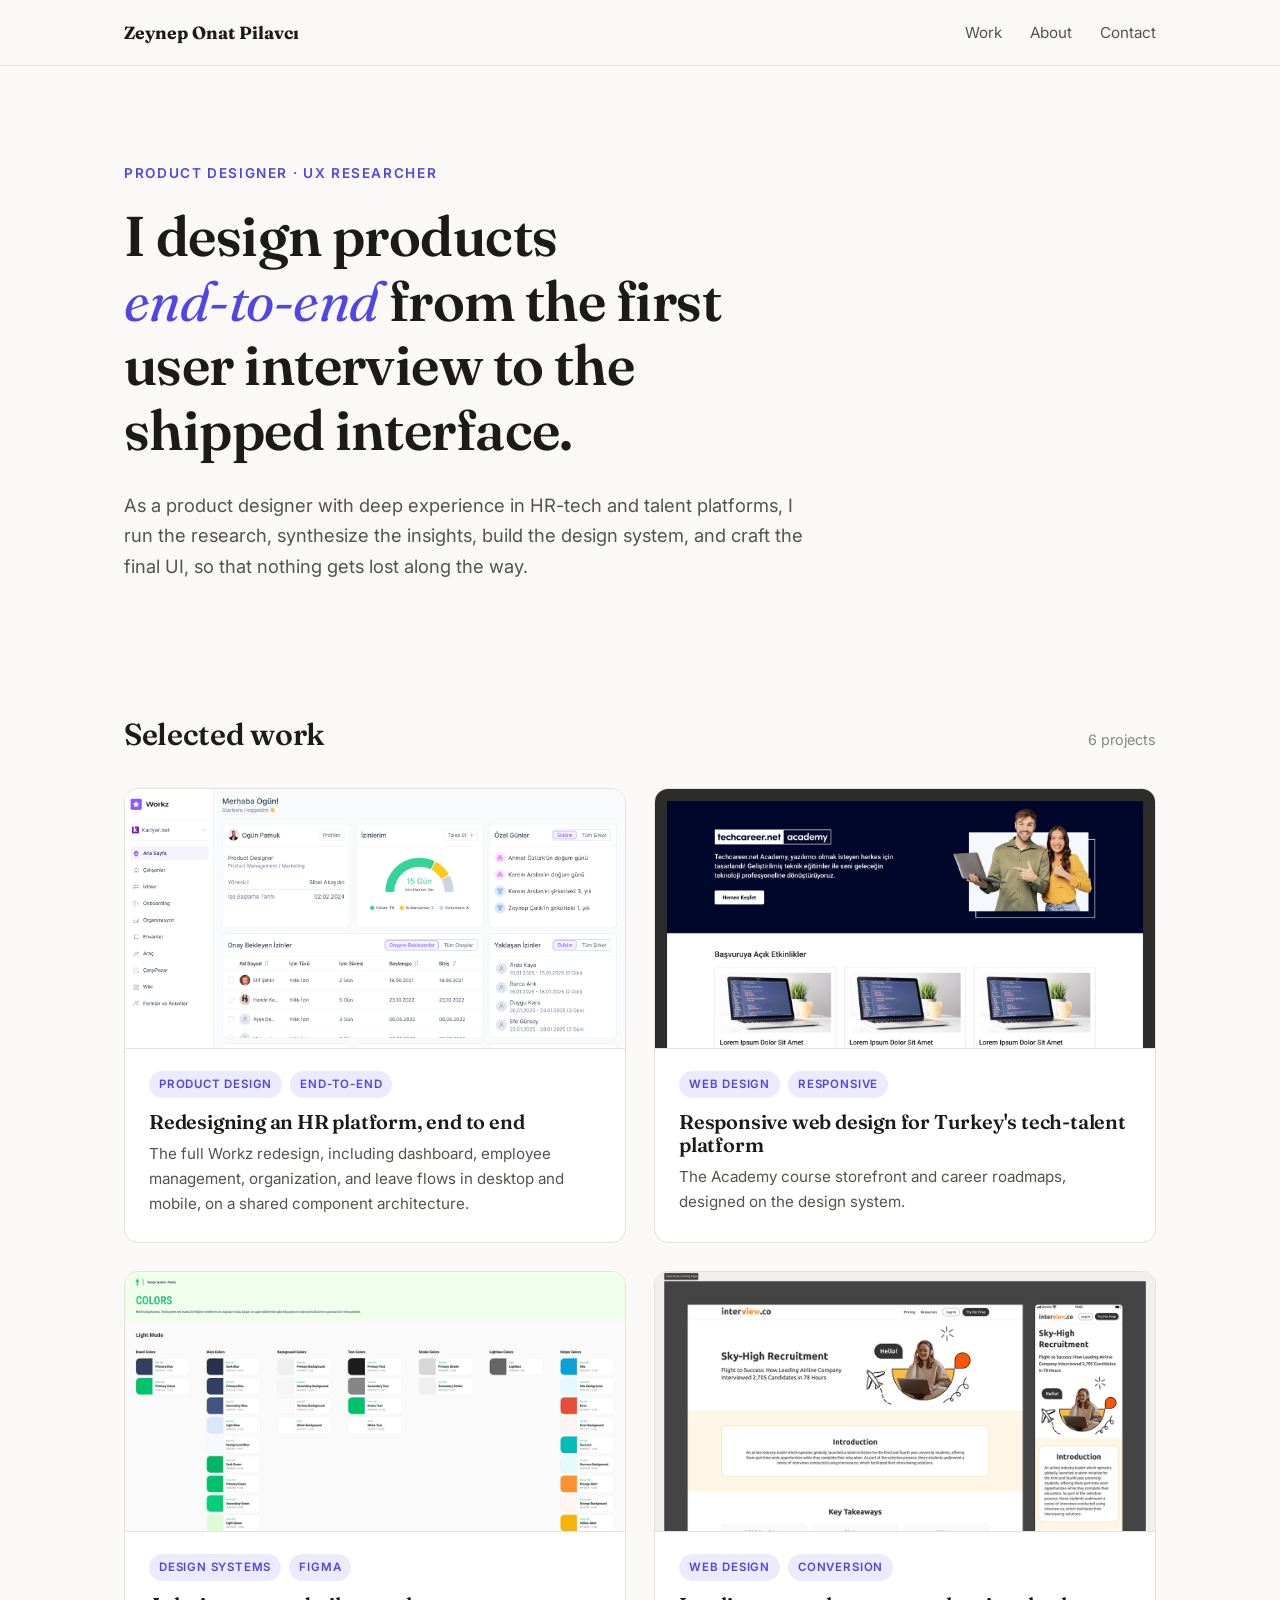
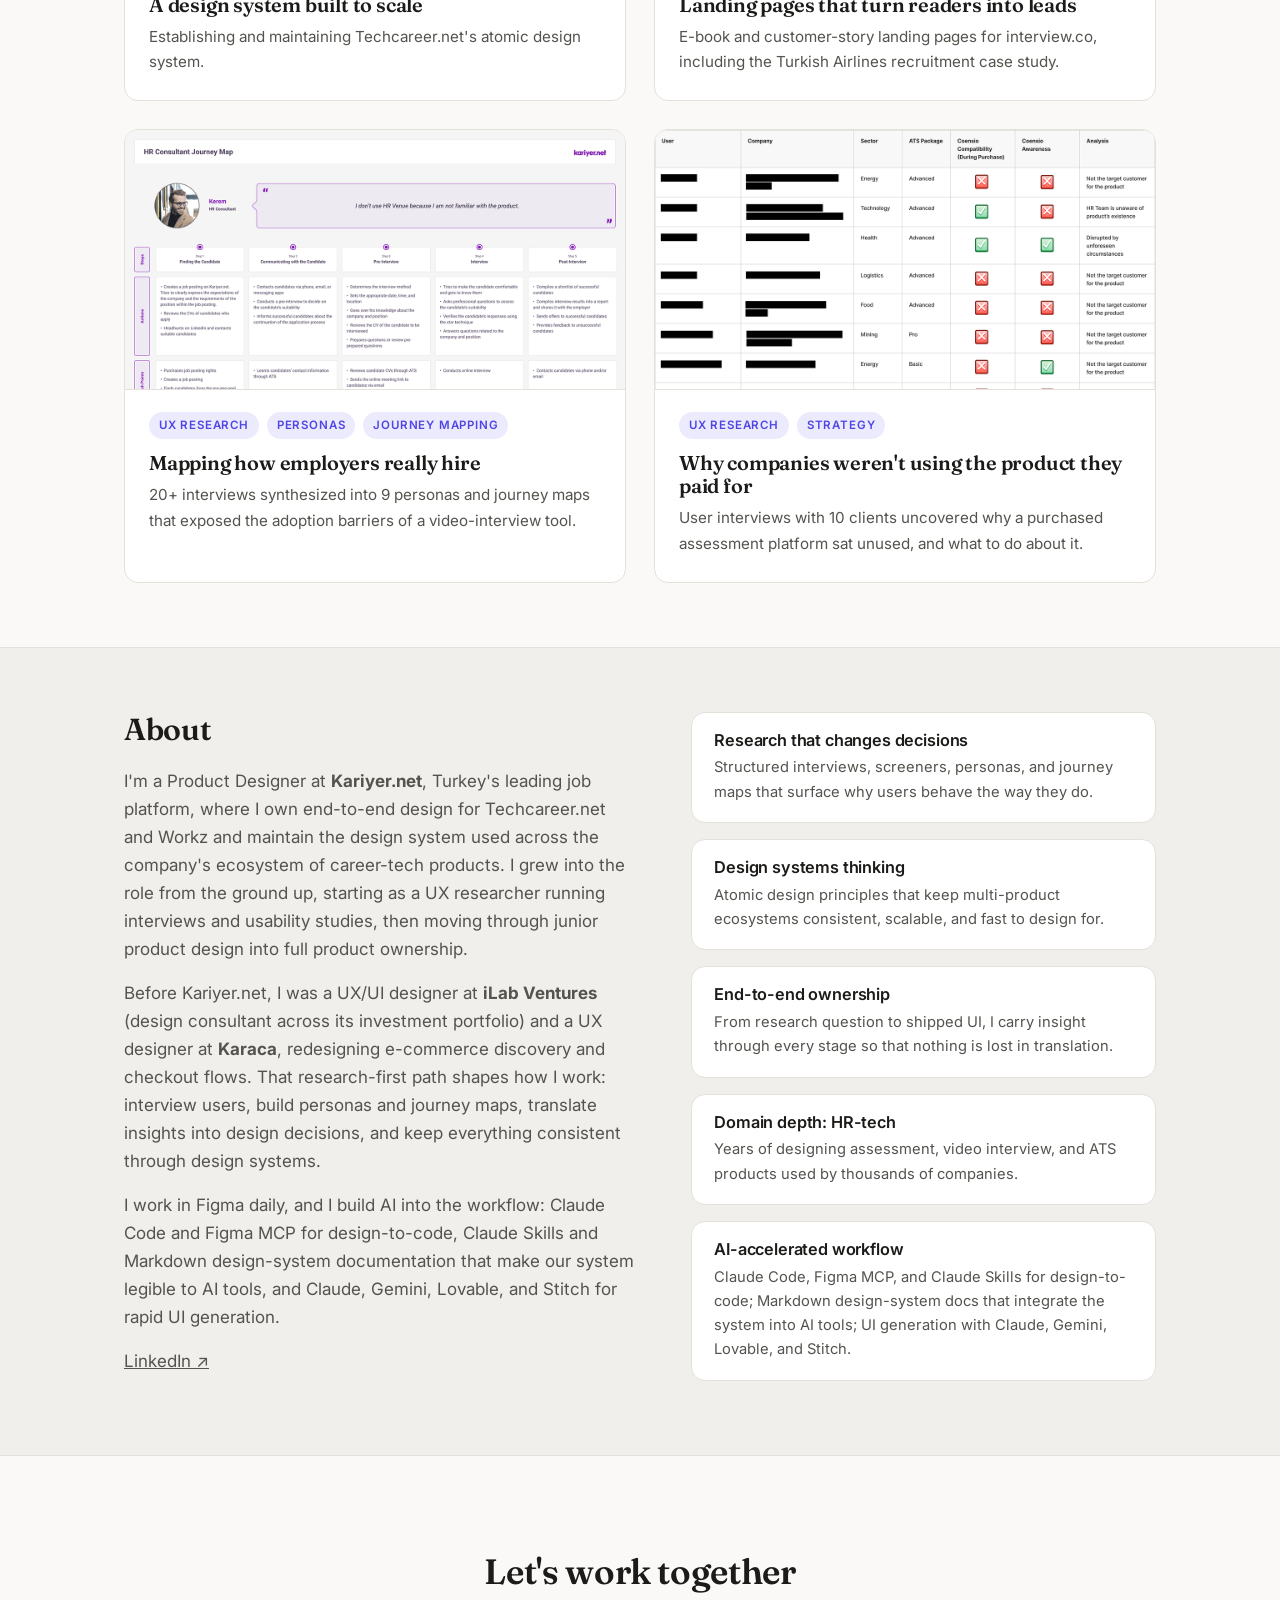
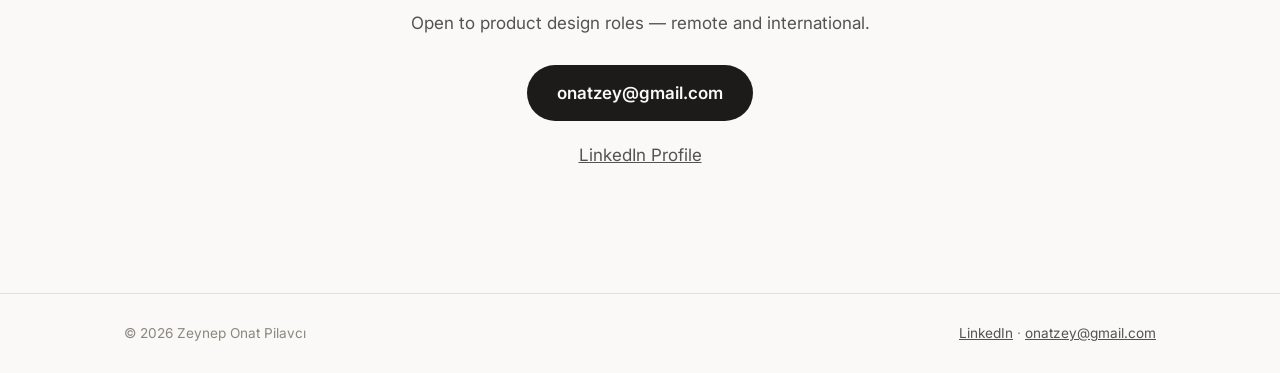
<file: index.html>
<!DOCTYPE html>
<html lang="en">

<head>
  <meta charset="UTF-8" />
  <meta name="viewport" content="width=device-width, initial-scale=1.0" />
  <title>Zeynep Onat Pilavcı — Product Designer</title>
  <meta property="og:type" content="website" />
  <meta property="og:url" content="https://onatz.github.io/" />
  <meta property="og:title" content="Zeynep Onat Pilavcı — Product Designer" />
  <meta property="og:description" content="I design products end-to-end from the first user interview to the shipped interface. Product designer with deep experience in HR-tech and talent platforms." />
  <meta property="og:image" content="https://onatz.github.io/assets/og-image.png" />
  <meta property="og:image:width" content="1200" />
  <meta property="og:image:height" content="630" />
  <meta name="twitter:card" content="summary_large_image" />
  <meta name="twitter:image" content="https://onatz.github.io/assets/og-image.png" />
  <meta name="description"
    content="Product designer working end-to-end across user research, design systems, and product & web design — with deep experience in HR-tech and talent platforms." />
  <link rel="preconnect" href="https://fonts.googleapis.com" />
  <link rel="preconnect" href="https://fonts.gstatic.com" crossorigin />
  <link
    href="https://fonts.googleapis.com/css2?family=Fraunces:ital,wght@0,400;0,600;0,700;1,400&family=Inter:wght@400;500;600&display=swap"
    rel="stylesheet" />
  <link rel="stylesheet" href="styles.css" />
</head>

<body>

  <nav class="nav">
    <div class="nav-inner">
      <a class="logo" href="index.html">Zeynep Onat Pilavcı</a>
      <div class="nav-links">
        <a href="#work">Work</a>
        <a href="#about">About</a>
        <a href="mailto:onatzey@gmail.com">Contact</a>
      </div>
    </div>
  </nav>

  <header class="hero">
    <div class="wrap">
      <p class="kicker">Product Designer · UX Researcher</p>
      <h1>I design products<br><em>end-to-end</em> from the first user interview to the shipped interface.</h1>
      <p>As a product designer with deep experience in HR-tech and talent platforms, I run the research, synthesize the
        insights, build the design system, and craft the final UI, so that nothing gets lost along the way.</p>
    </div>
  </header>

  <main>
    <section class="section" id="work">
      <div class="wrap">
        <div class="section-head">
          <h2>Selected work</h2>
          <span class="count">6 projects</span>
        </div>
        <div class="work-grid">

          <a class="work-card" href="work/workz-redesign.html">
            <div class="thumb"><img src="assets/workz-dashboard-desktop.png"
                alt="Workz home dashboard with leave balance, approvals, and team events" /></div>
            <div class="body">
              <div class="tags"><span class="tag">Product Design</span><span class="tag">End-to-End</span></div>
              <h3>Redesigning an HR platform, end to end</h3>
              <p>The full Workz redesign, including dashboard, employee management, organization, and leave flows in
                desktop and mobile, on a shared component architecture.</p>
            </div>
          </a>
          <a class="work-card" href="work/techcareer-web.html">
            <div class="thumb"><img src="assets/techcareer-akademi.jpg"
                alt="Techcareer.net Academy home page in desktop and mobile" /></div>
            <div class="body">
              <div class="tags"><span class="tag">Web Design</span><span class="tag">Responsive</span></div>
              <h3>Responsive web design for Turkey's tech-talent platform</h3>
              <p>The Academy course storefront and career roadmaps, designed on the design system.</p>
            </div>
          </a>
          <a class="work-card" href="work/techcareer-design-system.html">
            <div class="thumb"><img src="assets/ds-colors.png"
                alt="Techcareer.net design system color tokens in light and dark mode" /></div>
            <div class="body">
              <div class="tags"><span class="tag">Design Systems</span><span class="tag">Figma</span></div>
              <h3>A design system built to scale</h3>
              <p>Establishing and maintaining Techcareer.net's atomic design system.</p>
            </div>
          </a>
          <a class="work-card" href="work/interviewco-landing-pages.html">
            <div class="thumb"><img src="assets/interviewco-casestudy.png"
                alt="interview.co Turkish Airlines case study landing page" /></div>
            <div class="body">
              <div class="tags"><span class="tag">Web Design</span><span class="tag">Conversion</span></div>
              <h3>Landing pages that turn readers into leads</h3>
              <p>E-book and customer-story landing pages for interview.co, including the Turkish Airlines recruitment
                case study.</p>
            </div>
          </a>
          <a class="work-card" href="work/hr-venue-personas.html">
            <div class="thumb"><img src="assets/hrvenue-journey.png"
                alt="HR Consultant journey map for Kariyer.net HR Venue" /></div>
            <div class="body">
              <div class="tags"><span class="tag">UX Research</span><span class="tag">Personas</span><span
                  class="tag">Journey Mapping</span></div>
              <h3>Mapping how employers really hire</h3>
              <p>20+ interviews synthesized into 9 personas and journey maps that exposed the adoption barriers of a
                video-interview tool.</p>
            </div>
          </a>
          <a class="work-card" href="work/coensio-user-research.html">
            <div class="thumb"><img src="assets/coensio-outcomes.png"
                alt="Redacted user interview outcomes table for Coensio research" /></div>
            <div class="body">
              <div class="tags"><span class="tag">UX Research</span><span class="tag">Strategy</span></div>
              <h3>Why companies weren't using the product they paid for</h3>
              <p>User interviews with 10 clients uncovered why a purchased assessment platform sat unused, and what to
                do about it.</p>
            </div>
          </a>

        </div>
      </div>
    </section>

    <section class="section about" id="about">
      <div class="wrap about-cols">
        <div>
          <h2>About</h2>
          <p>I'm a Product Designer at <strong>Kariyer.net</strong>, Turkey's leading job platform, where I own
            end-to-end design for Techcareer.net and Workz and maintain the design system used across the company's
            ecosystem of career-tech products. I grew into the role from the ground up, starting as a UX researcher
            running interviews and usability studies, then moving through junior product design into full product
            ownership.</p>
          <p>Before Kariyer.net, I was a UX/UI designer at <strong>iLab Ventures</strong> (design consultant across its
            investment portfolio) and a UX designer at <strong>Karaca</strong>, redesigning e-commerce discovery and
            checkout flows. That research-first path shapes how I work: interview users, build personas and journey
            maps, translate insights into design decisions, and keep everything consistent through design systems.</p>
          <p>I work in Figma daily, and I build AI into the workflow: Claude Code and Figma MCP for design-to-code,
            Claude Skills and Markdown design-system documentation that make our system legible to AI tools, and
            Claude, Gemini, Lovable, and Stitch for rapid UI generation.</p>
          <p><a href="https://www.linkedin.com/in/zeynep-onat/" target="_blank" rel="noopener">LinkedIn ↗</a></p>
        </div>
        <div class="strengths">
          <div class="strength">
            <h3>Research that changes decisions</h3>
            <p>Structured interviews, screeners, personas, and journey maps that surface why users behave the way they
              do.</p>
          </div>
          <div class="strength">
            <h3>Design systems thinking</h3>
            <p>Atomic design principles that keep multi-product ecosystems consistent,
              scalable, and fast to design for.</p>
          </div>
          <div class="strength">
            <h3>End-to-end ownership</h3>
            <p>From research question to shipped UI, I carry insight through every stage so that nothing is lost in
              translation.</p>
          </div>
          <div class="strength">
            <h3>Domain depth: HR-tech</h3>
            <p>Years of designing assessment, video interview, and ATS products used by thousands of
              companies.</p>
          </div>
          <div class="strength">
            <h3>AI-accelerated workflow</h3>
            <p>Claude Code, Figma MCP, and Claude Skills for design-to-code; Markdown design-system docs that integrate
              the system into AI tools; UI generation with Claude, Gemini, Lovable, and Stitch.</p>
          </div>
        </div>
      </div>
    </section>

    <section class="contact" id="contact">
      <div class="wrap">
        <h2>Let's work together</h2>
        <p>Open to product design roles — remote and international.</p>
        <a class="btn" href="mailto:onatzey@gmail.com">onatzey@gmail.com</a>
        <p style="margin-top:20px"><a href="https://www.linkedin.com/in/zeynep-onat/" target="_blank"
            rel="noopener">LinkedIn Profile</a></p>
      </div>
    </section>
  </main>

  <footer>
    <div class="wrap">
      <span>© 2026 Zeynep Onat Pilavcı</span>
      <span><a href="https://www.linkedin.com/in/zeynep-onat/" target="_blank" rel="noopener">LinkedIn</a> · <a
          href="mailto:onatzey@gmail.com">onatzey@gmail.com</a></span>
    </div>
  </footer>

</body>

</html>
</file>
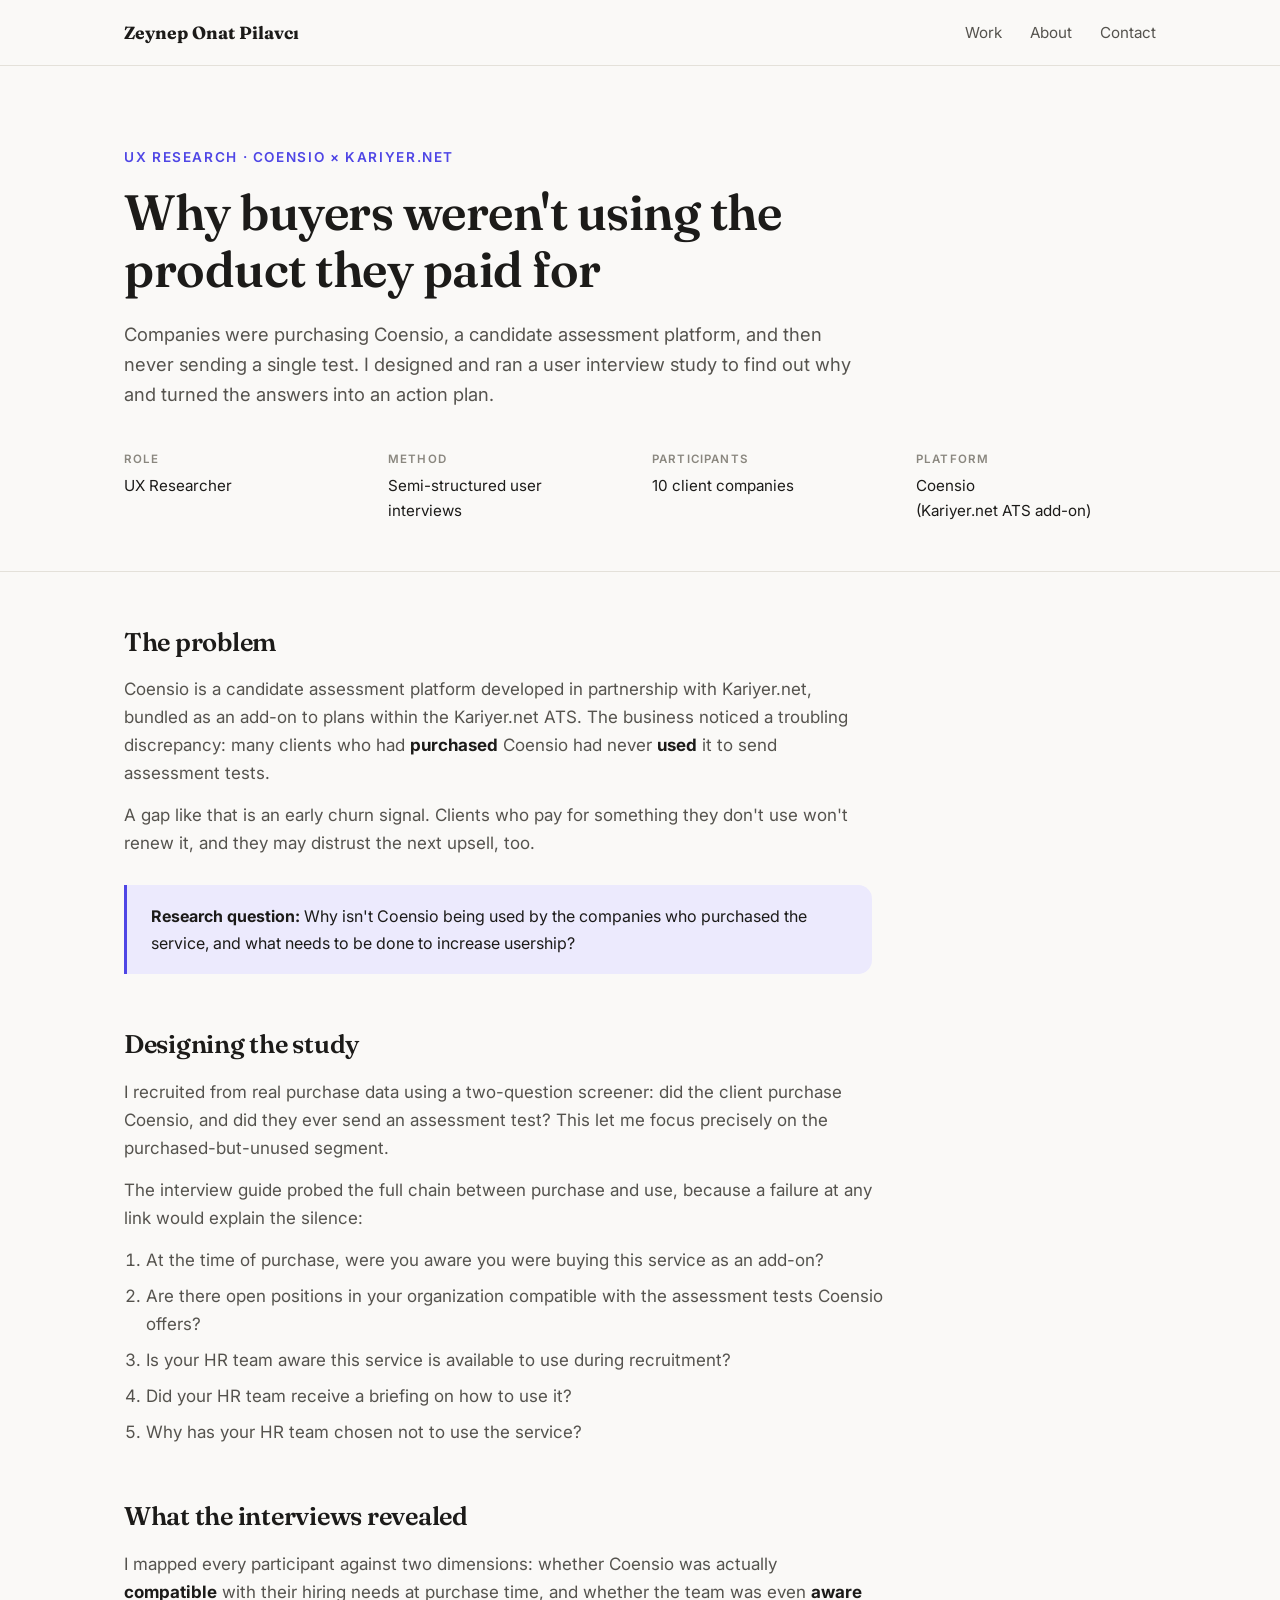
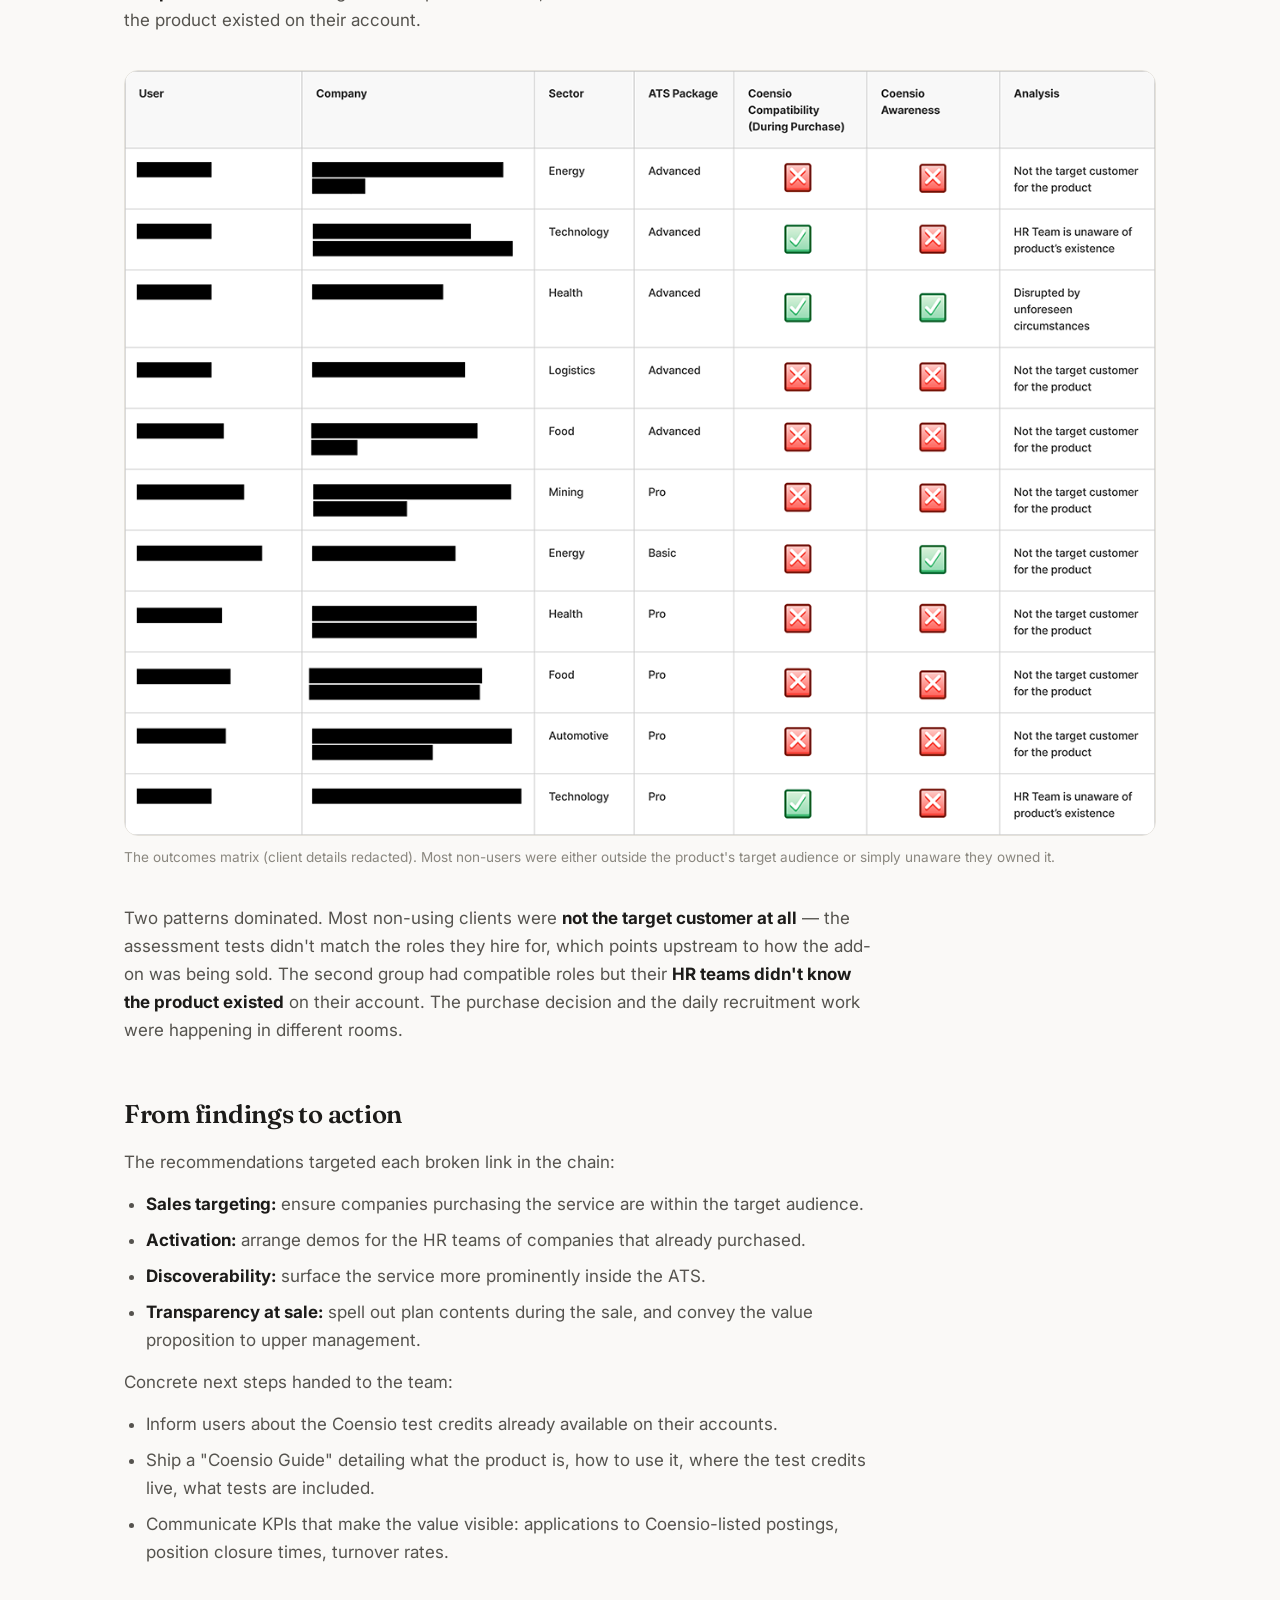
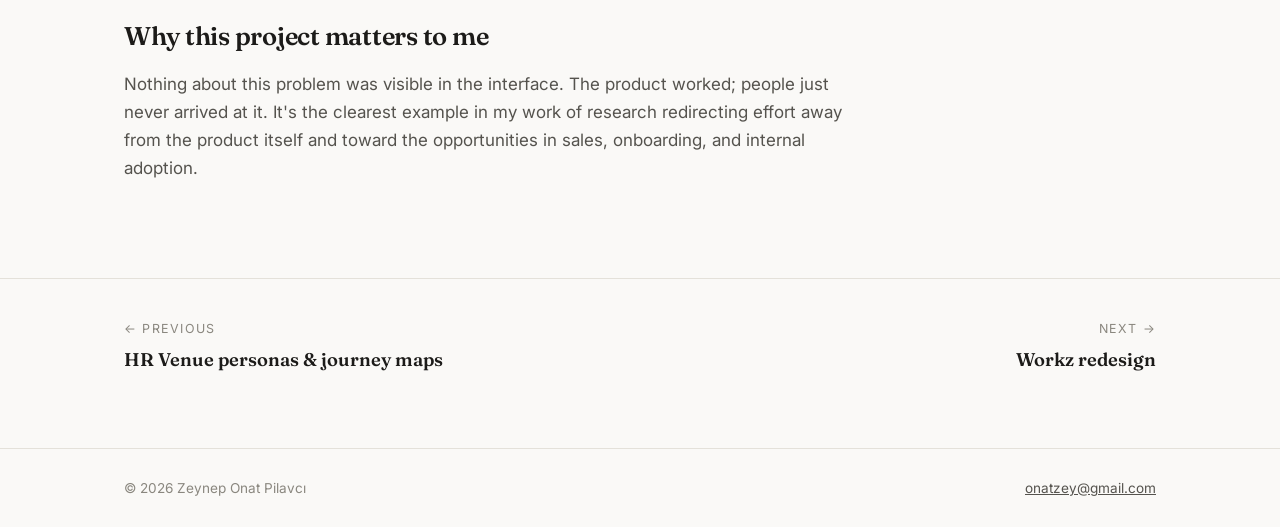
<file: work/coensio-user-research.html>
<!DOCTYPE html>
<html lang="en">

<head>
  <meta charset="UTF-8" />
  <meta name="viewport" content="width=device-width, initial-scale=1.0" />
  <title>Coensio User Research — Zeynep Onat Pilavcı</title>
  <meta property="og:type" content="website" />
  <meta property="og:url" content="https://onatz.github.io/work/coensio-user-research.html" />
  <meta property="og:title" content="Coensio User Research — Zeynep Onat Pilavcı" />
  <meta property="og:description" content="Why companies weren't using the product they paid for: a user interview study turned into an action plan." />
  <meta property="og:image" content="https://onatz.github.io/assets/og-image.png" />
  <meta property="og:image:width" content="1200" />
  <meta property="og:image:height" content="630" />
  <meta name="twitter:card" content="summary_large_image" />
  <meta name="twitter:image" content="https://onatz.github.io/assets/og-image.png" />
  <link rel="preconnect" href="https://fonts.googleapis.com" />
  <link rel="preconnect" href="https://fonts.gstatic.com" crossorigin />
  <link
    href="https://fonts.googleapis.com/css2?family=Fraunces:ital,wght@0,400;0,600;0,700;1,400&family=Inter:wght@400;500;600&display=swap"
    rel="stylesheet" />
  <link rel="stylesheet" href="../styles.css" />
</head>

<body>

  <nav class="nav">
    <div class="nav-inner">
      <a class="logo" href="../index.html">Zeynep Onat Pilavcı</a>
      <div class="nav-links">
        <a href="../index.html#work">Work</a>
        <a href="../index.html#about">About</a>
        <a href="mailto:onatzey@gmail.com">Contact</a>
      </div>
    </div>
  </nav>

  <header class="cs-hero">
    <div class="wrap">
      <p class="kicker">UX Research · Coensio × Kariyer.net</p>
      <h1>Why buyers weren't using the product they paid for</h1>
      <p class="lede">Companies were purchasing Coensio, a candidate assessment platform, and then never sending a
        single test. I designed and ran a user interview study to find out why and turned the answers into an action
        plan.</p>
      <div class="cs-meta">
        <div>
          <h4>Role</h4>
          <p>UX Researcher</p>
        </div>
        <div>
          <h4>Method</h4>
          <p>Semi-structured user <br>interviews</p>
        </div>
        <div>
          <h4>Participants</h4>
          <p>10 client companies</p>
        </div>
        <div>
          <h4>Platform</h4>
          <p>Coensio <br>(Kariyer.net ATS add-on)</p>
        </div>
      </div>
    </div>
  </header>

  <main class="cs-body">
    <div class="wrap">

      <h2>The problem</h2>
      <p>Coensio is a candidate assessment platform developed in partnership with Kariyer.net, bundled as an add-on to
        plans within the Kariyer.net ATS. The business noticed a troubling discrepancy:
        many clients who had <strong>purchased</strong> Coensio had never <strong>used</strong> it to send assessment
        tests.</p>
      <p>A gap like that is an early churn signal. Clients who pay for something they don't use won't renew it,
        and they may distrust the next upsell, too.</p>

      <div class="callout">
        <p><strong>Research question:</strong> Why isn't Coensio being used by the companies who purchased the service,
          and what needs to be done to increase usership?</p>
      </div>

      <h2>Designing the study</h2>
      <p>I recruited from real purchase data using a two-question screener: did the client purchase Coensio, and did
        they ever send an assessment test? This let me focus precisely on the purchased-but-unused segment.</p>
      <p>The interview guide probed the full chain between purchase and use, because a failure at any link would explain
        the silence:</p>
      <ol>
        <li>At the time of purchase, were you aware you were buying this service as an add-on?</li>
        <li>Are there open positions in your organization compatible with the assessment tests Coensio offers?</li>
        <li>Is your HR team aware this service is available to use during recruitment?</li>
        <li>Did your HR team receive a briefing on how to use it?</li>
        <li>Why has your HR team chosen not to use the service?</li>
      </ol>

      <h2>What the interviews revealed</h2>
      <p>I mapped every participant against two dimensions: whether Coensio was actually <strong>compatible</strong>
        with their hiring needs at purchase time, and whether the team was even <strong>aware</strong> the product
        existed on their account.</p>

      <figure class="figure">
        <img src="../assets/coensio-outcomes.png"
          alt="Interview outcomes matrix showing compatibility and awareness per client, with company details redacted" />
        <figcaption>The outcomes matrix (client details redacted). Most non-users were either outside the product's
          target audience or simply unaware they owned it.</figcaption>
      </figure>

      <p>Two patterns dominated. Most non-using clients were <strong>not the target customer at all</strong> — the
        assessment tests didn't match the roles they hire for, which points upstream to how the add-on was being sold.
        The second group had compatible roles but their <strong>HR teams didn't know the product existed</strong> on
        their account. The purchase decision and the daily recruitment work were happening in different rooms.</p>

      <h2>From findings to action</h2>
      <p>The recommendations targeted each broken link in the chain:</p>
      <ul>
        <li><strong>Sales targeting:</strong> ensure companies purchasing the service are within the target audience.
        </li>
        <li><strong>Activation:</strong> arrange demos for the HR teams of companies that already purchased.</li>
        <li><strong>Discoverability:</strong> surface the service more prominently inside the ATS.</li>
        <li><strong>Transparency at sale:</strong> spell out plan contents during the sale, and convey the value
          proposition to upper management.</li>
      </ul>
      <p>Concrete next steps handed to the team:</p>
      <ul>
        <li>Inform users about the Coensio test credits already available on their accounts.</li>
        <li>Ship a "Coensio Guide" detailing what the product is, how to use it, where the test credits live, what tests
          are
          included.</li>
        <li>Communicate KPIs that make the value visible: applications to Coensio-listed postings, position closure
          times, turnover rates.</li>
      </ul>

      <h2>Why this project matters to me</h2>
      <p>Nothing about this problem was visible in the interface. The product worked; people just never arrived at it.
        It's the clearest example in my work of research redirecting effort away from the product itself and toward
        the opportunities in sales, onboarding, and internal adoption.</p>
    </div>
  </main>

  <nav class="cs-nav">
    <div class="wrap">
      <a class="prev" href="hr-venue-personas.html"><span class="label">← Previous</span><span class="title">HR Venue personas &amp; journey maps</span></a>
      <a class="next" href="workz-redesign.html"><span class="label">Next →</span><span class="title">Workz redesign</span></a>
    </div>
  </nav>

  <footer>
    <div class="wrap">
      <span>© 2026 Zeynep Onat Pilavcı</span>
      <span><a href="mailto:onatzey@gmail.com">onatzey@gmail.com</a></span>
    </div>
  </footer>

</body>

</html>
</file>
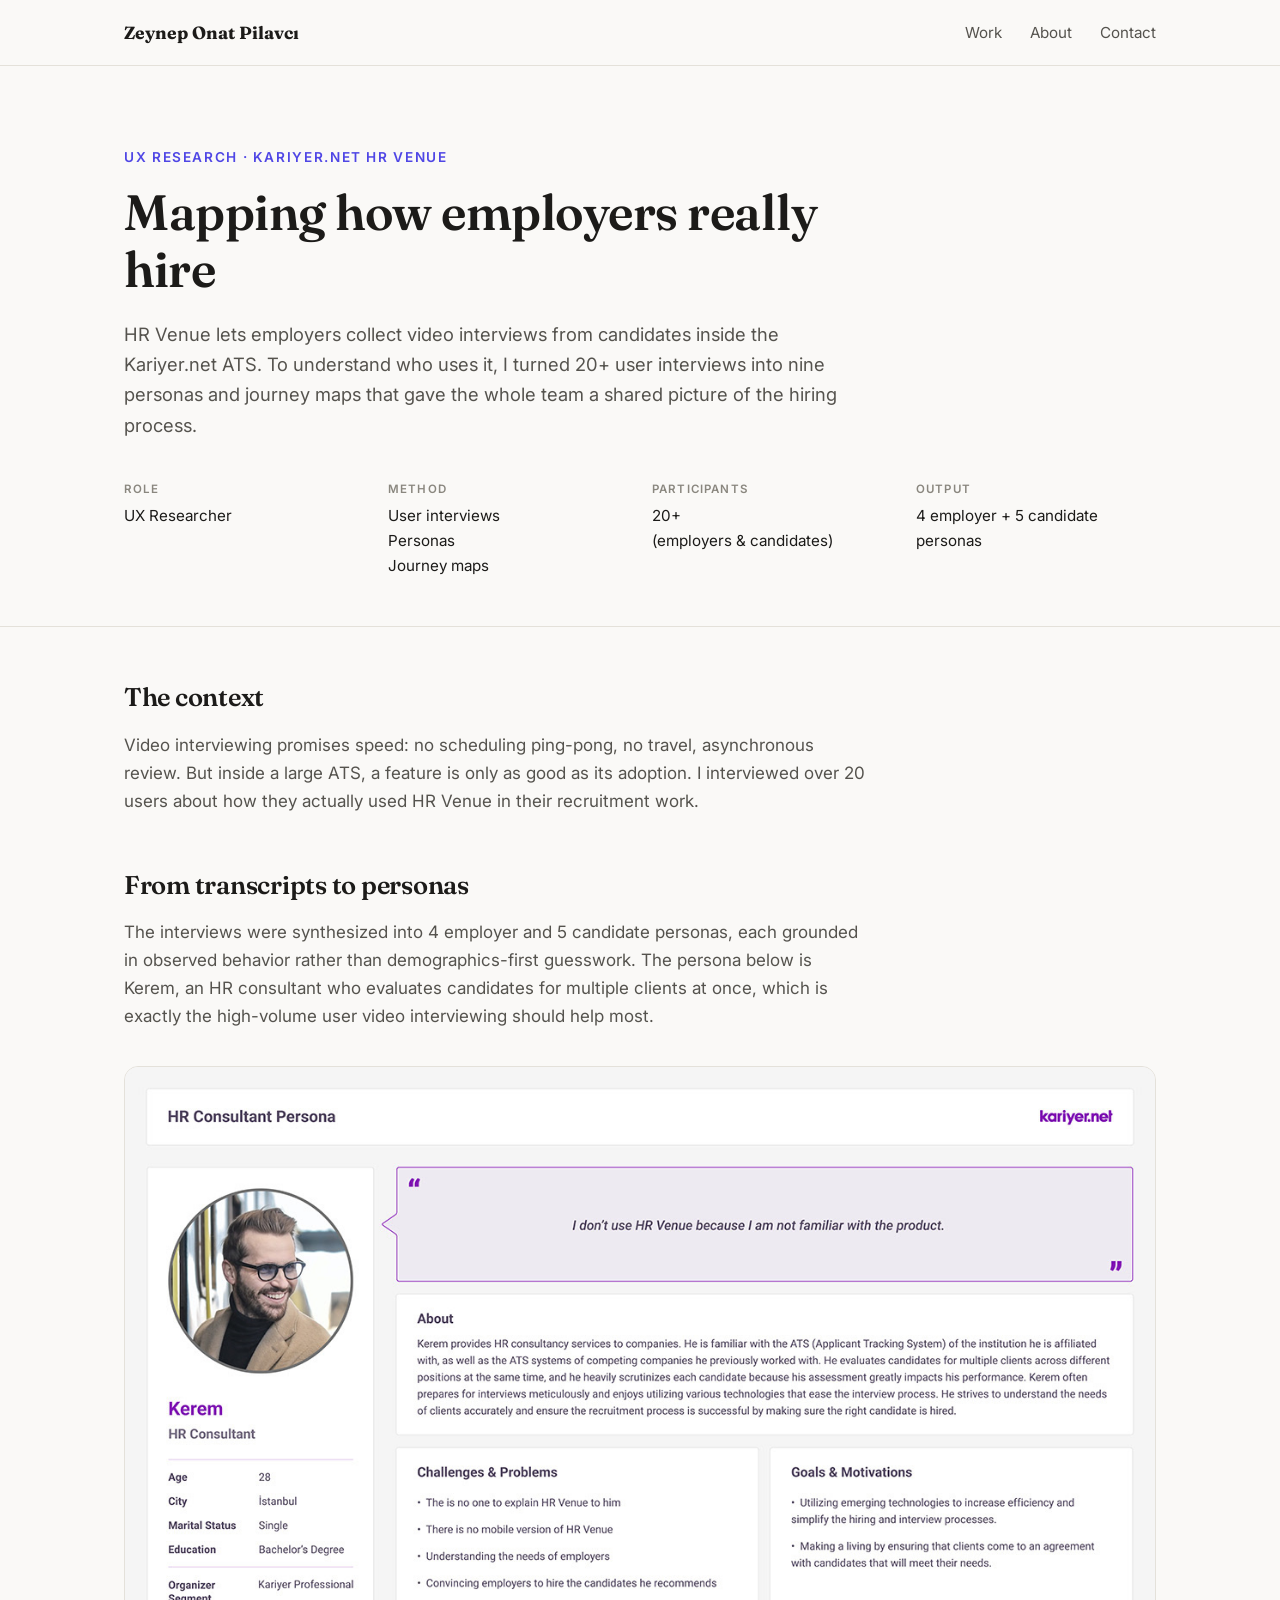
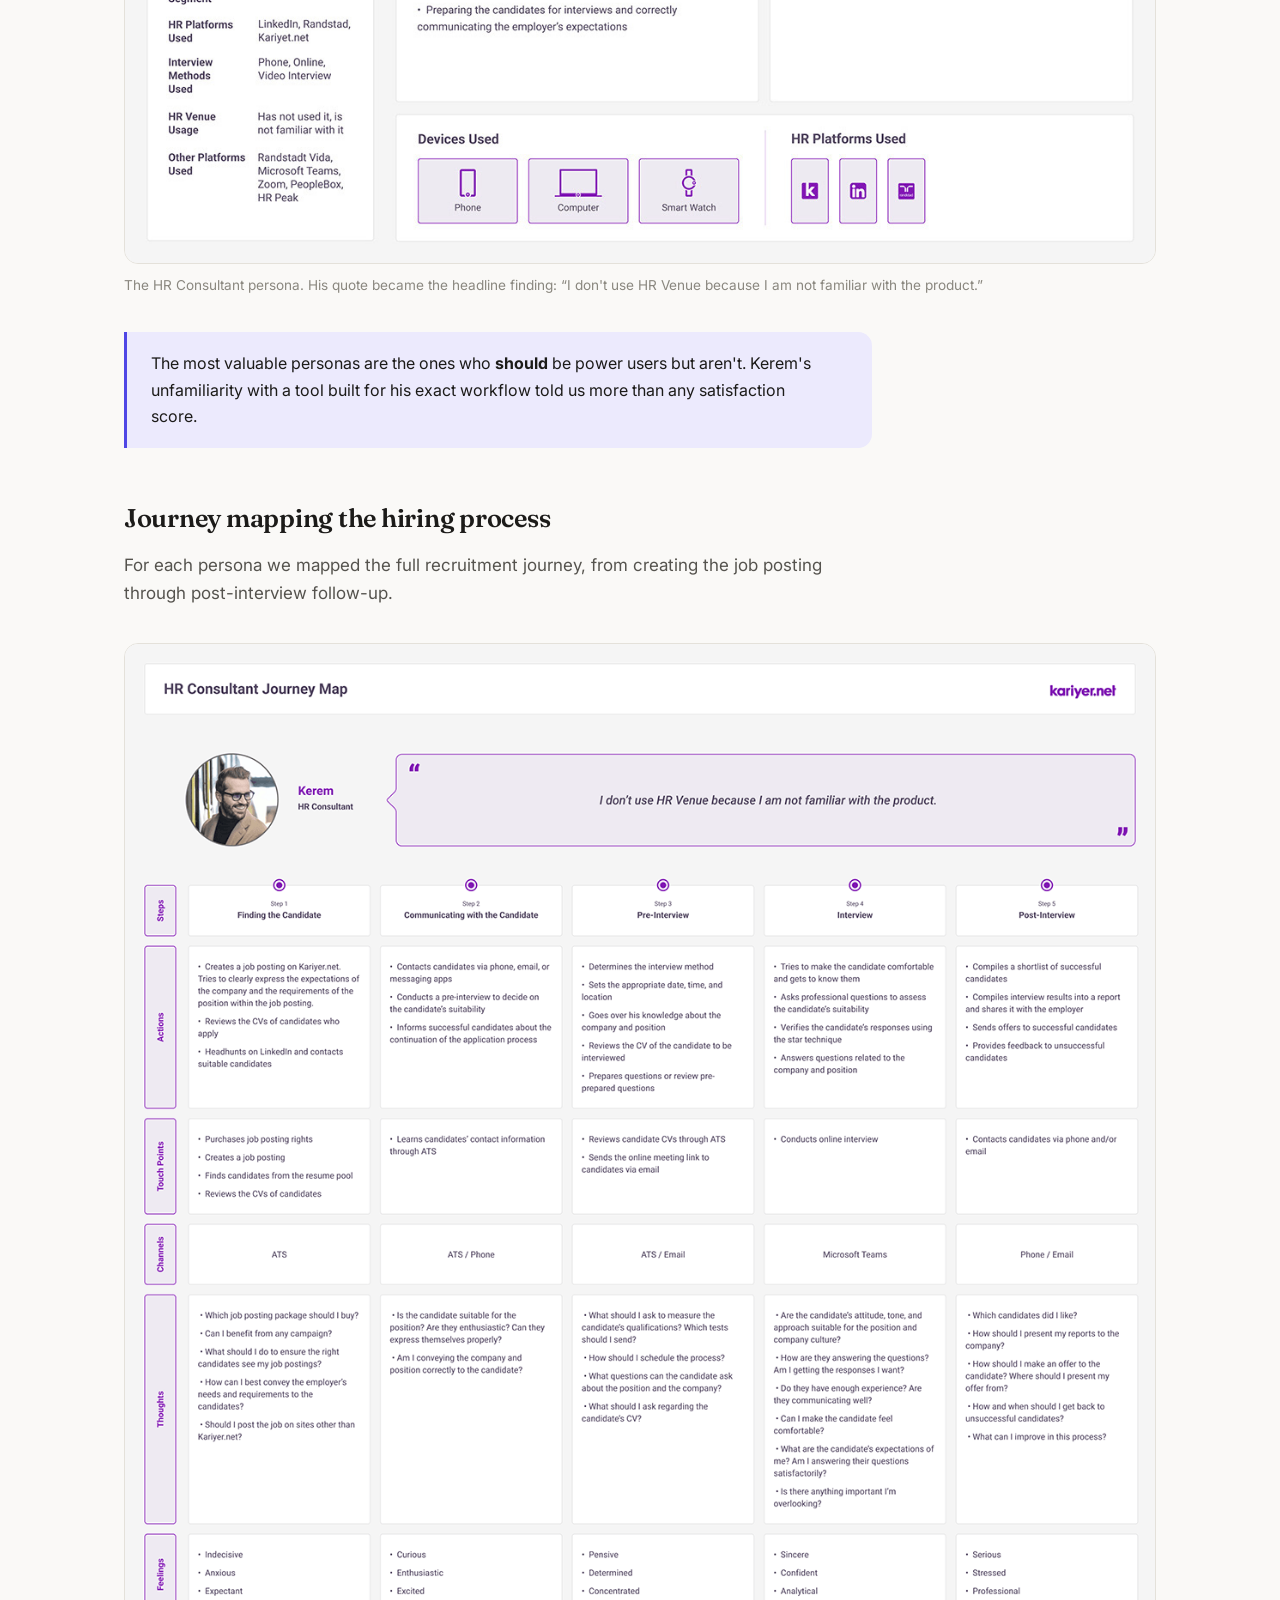
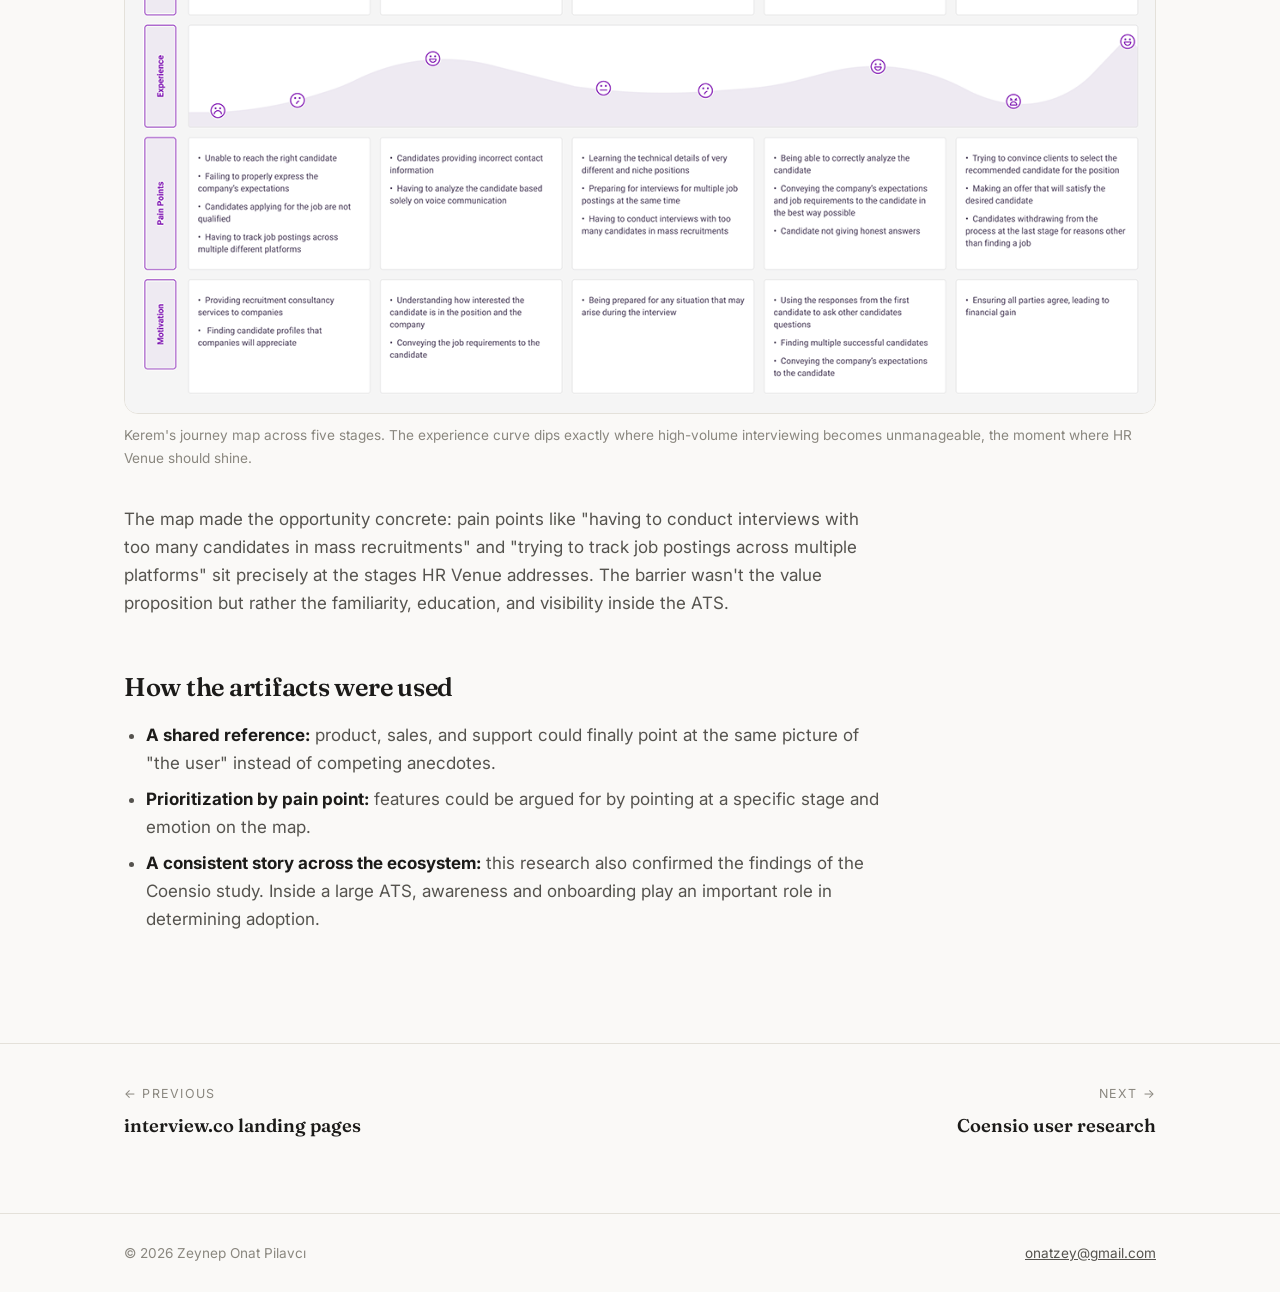
<file: work/hr-venue-personas.html>
<!DOCTYPE html>
<html lang="en">

<head>
  <meta charset="UTF-8" />
  <meta name="viewport" content="width=device-width, initial-scale=1.0" />
  <title>HR Venue Personas &amp; Journey Maps — Zeynep Onat Pilavcı</title>
  <meta property="og:type" content="website" />
  <meta property="og:url" content="https://onatz.github.io/work/hr-venue-personas.html" />
  <meta property="og:title" content="HR Venue Personas &amp; Journey Maps — Zeynep Onat Pilavcı" />
  <meta property="og:description" content="20+ interviews turned into nine personas and journey maps that exposed the adoption barriers of a video-interview tool." />
  <meta property="og:image" content="https://onatz.github.io/assets/og-image.png" />
  <meta property="og:image:width" content="1200" />
  <meta property="og:image:height" content="630" />
  <meta name="twitter:card" content="summary_large_image" />
  <meta name="twitter:image" content="https://onatz.github.io/assets/og-image.png" />
  <link rel="preconnect" href="https://fonts.googleapis.com" />
  <link rel="preconnect" href="https://fonts.gstatic.com" crossorigin />
  <link
    href="https://fonts.googleapis.com/css2?family=Fraunces:ital,wght@0,400;0,600;0,700;1,400&family=Inter:wght@400;500;600&display=swap"
    rel="stylesheet" />
  <link rel="stylesheet" href="../styles.css" />
</head>

<body>

  <nav class="nav">
    <div class="nav-inner">
      <a class="logo" href="../index.html">Zeynep Onat Pilavcı</a>
      <div class="nav-links">
        <a href="../index.html#work">Work</a>
        <a href="../index.html#about">About</a>
        <a href="mailto:onatzey@gmail.com">Contact</a>
      </div>
    </div>
  </nav>

  <header class="cs-hero">
    <div class="wrap">
      <p class="kicker">UX Research · Kariyer.net HR Venue</p>
      <h1>Mapping how employers really hire</h1>
      <p class="lede">HR Venue lets employers collect video interviews from candidates inside the Kariyer.net ATS. To
        understand who uses it, I turned 20+ user interviews into nine personas and
        journey maps that gave the whole team a shared picture of the hiring process.</p>
      <div class="cs-meta">
        <div>
          <h4>Role</h4>
          <p>UX Researcher</p>
        </div>
        <div>
          <h4>Method</h4>
          <p>User interviews<br>Personas<br>Journey maps</p>
        </div>
        <div>
          <h4>Participants</h4>
          <p>20+ <br>(employers &amp; candidates)</p>
        </div>
        <div>
          <h4>Output</h4>
          <p>4 employer + 5 candidate personas</p>
        </div>
      </div>
    </div>
  </header>

  <main class="cs-body">
    <div class="wrap">

      <h2>The context</h2>
      <p>Video interviewing promises speed: no scheduling ping-pong, no travel, asynchronous review. But inside a large
        ATS, a feature is only as good as its adoption. I interviewed over 20 users about how they actually used
        HR Venue in their recruitment work.</p>

      <h2>From transcripts to personas</h2>
      <p>The interviews were synthesized into 4 employer and 5 candidate personas, each grounded in observed behavior
        rather than demographics-first guesswork. The persona below is Kerem, an HR consultant who evaluates candidates
        for multiple clients at once, which is exactly the high-volume user video interviewing should help most.</p>

      <figure class="figure">
        <img src="../assets/hrvenue-persona.jpg"
          alt="HR Consultant persona card for Kerem: about, challenges, goals, devices, and platforms used" />
        <figcaption>The HR Consultant persona. His quote became the headline finding: “I don't use HR Venue because I am
          not familiar with the product.”</figcaption>
      </figure>

      <div class="callout">
        <p>The most valuable personas are the ones who <strong>should</strong> be power users but aren't.
          Kerem's unfamiliarity with a tool built for his exact workflow told us more than any
          satisfaction score.</p>
      </div>

      <h2>Journey mapping the hiring process</h2>
      <p>For each persona we mapped the full recruitment journey, from creating the job posting through post-interview
        follow-up.</p>

      <figure class="figure">
        <img src="../assets/hrvenue-journey.png"
          alt="Five-stage journey map: finding the candidate, communicating, pre-interview, interview, post-interview — with actions, thoughts, feelings, pain points" />
        <figcaption>Kerem's journey map across five stages. The experience curve dips exactly where high-volume
          interviewing becomes unmanageable, the moment where HR Venue should shine.</figcaption>
      </figure>

      <p>The map made the opportunity concrete: pain points like "having to conduct interviews with too many candidates
        in mass recruitments" and "trying to track job postings across multiple platforms" sit precisely at the stages
        HR Venue addresses. The barrier wasn't the value proposition but rather the familiarity, education, and
        visibility inside the ATS.</p>

      <h2>How the artifacts were used</h2>
      <ul>
        <li><strong>A shared reference:</strong> product, sales, and support could finally point at the same picture of
          "the user" instead of competing anecdotes.</li>
        <li><strong>Prioritization by pain point:</strong> features could be argued for by pointing at a specific stage
          and emotion on the map.</li>
        <li><strong>A consistent story across the ecosystem:</strong> this research also confirmed the findings of the
          Coensio study.
          Inside a large ATS, awareness and onboarding play an important role in determining adoption.</li>
      </ul>

    </div>
  </main>

  <nav class="cs-nav">
    <div class="wrap">
      <a class="prev" href="interviewco-landing-pages.html"><span class="label">← Previous</span><span class="title">interview.co landing pages</span></a>
      <a class="next" href="coensio-user-research.html"><span class="label">Next →</span><span class="title">Coensio user research</span></a>
    </div>
  </nav>

  <footer>
    <div class="wrap">
      <span>© 2026 Zeynep Onat Pilavcı</span>
      <span><a href="mailto:onatzey@gmail.com">onatzey@gmail.com</a></span>
    </div>
  </footer>

</body>

</html>
</file>
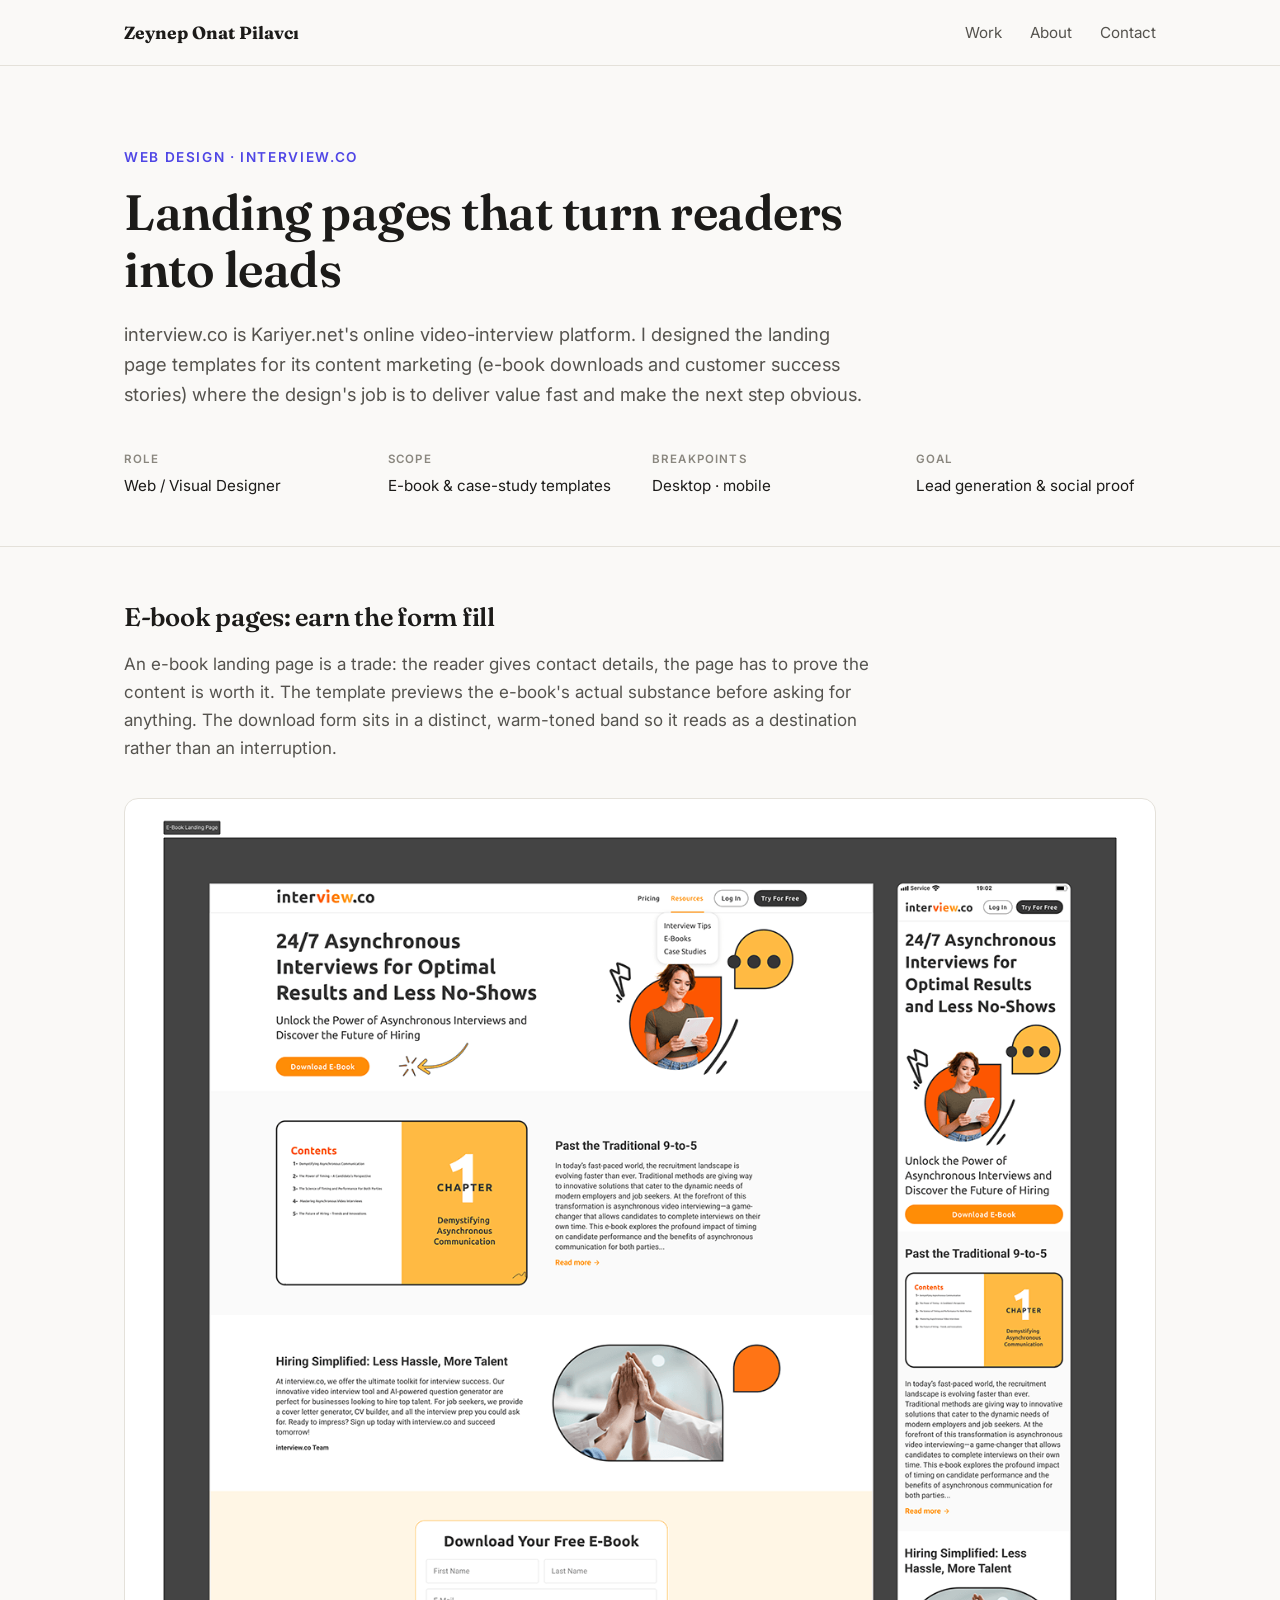
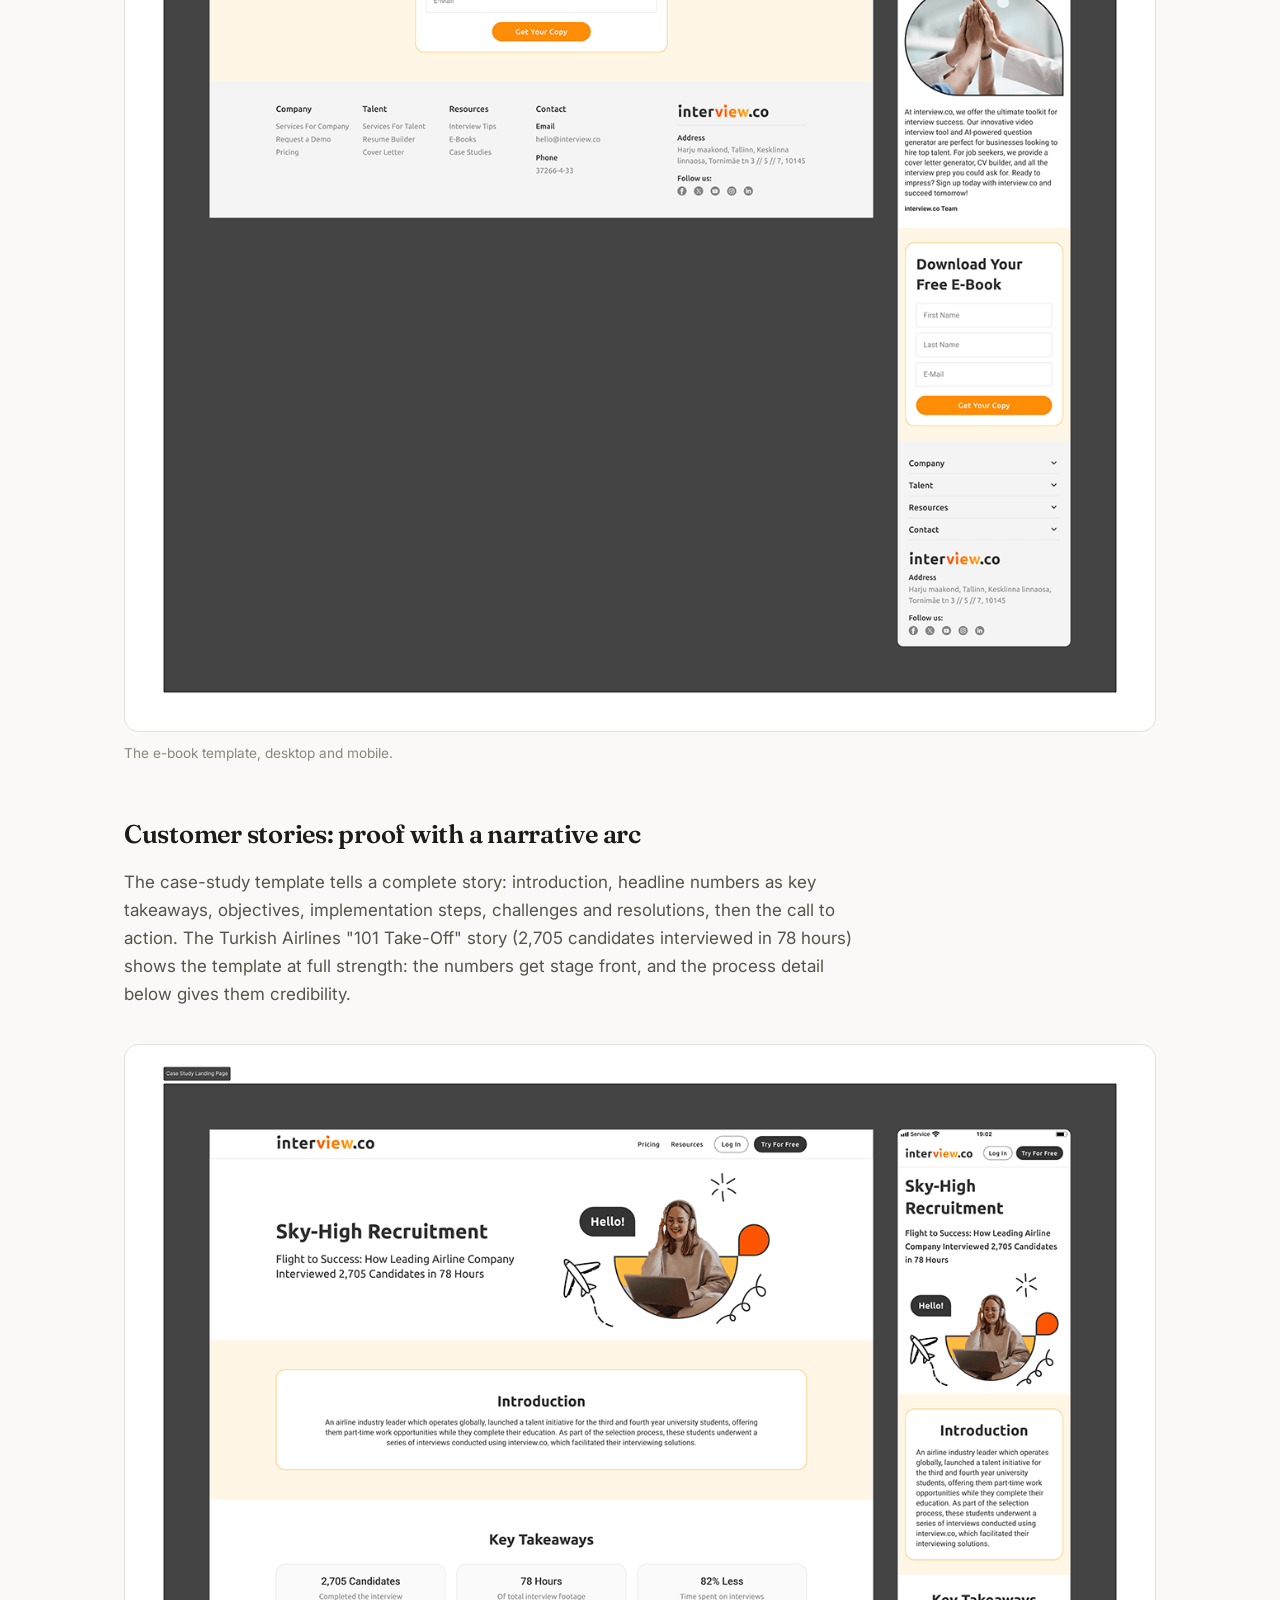
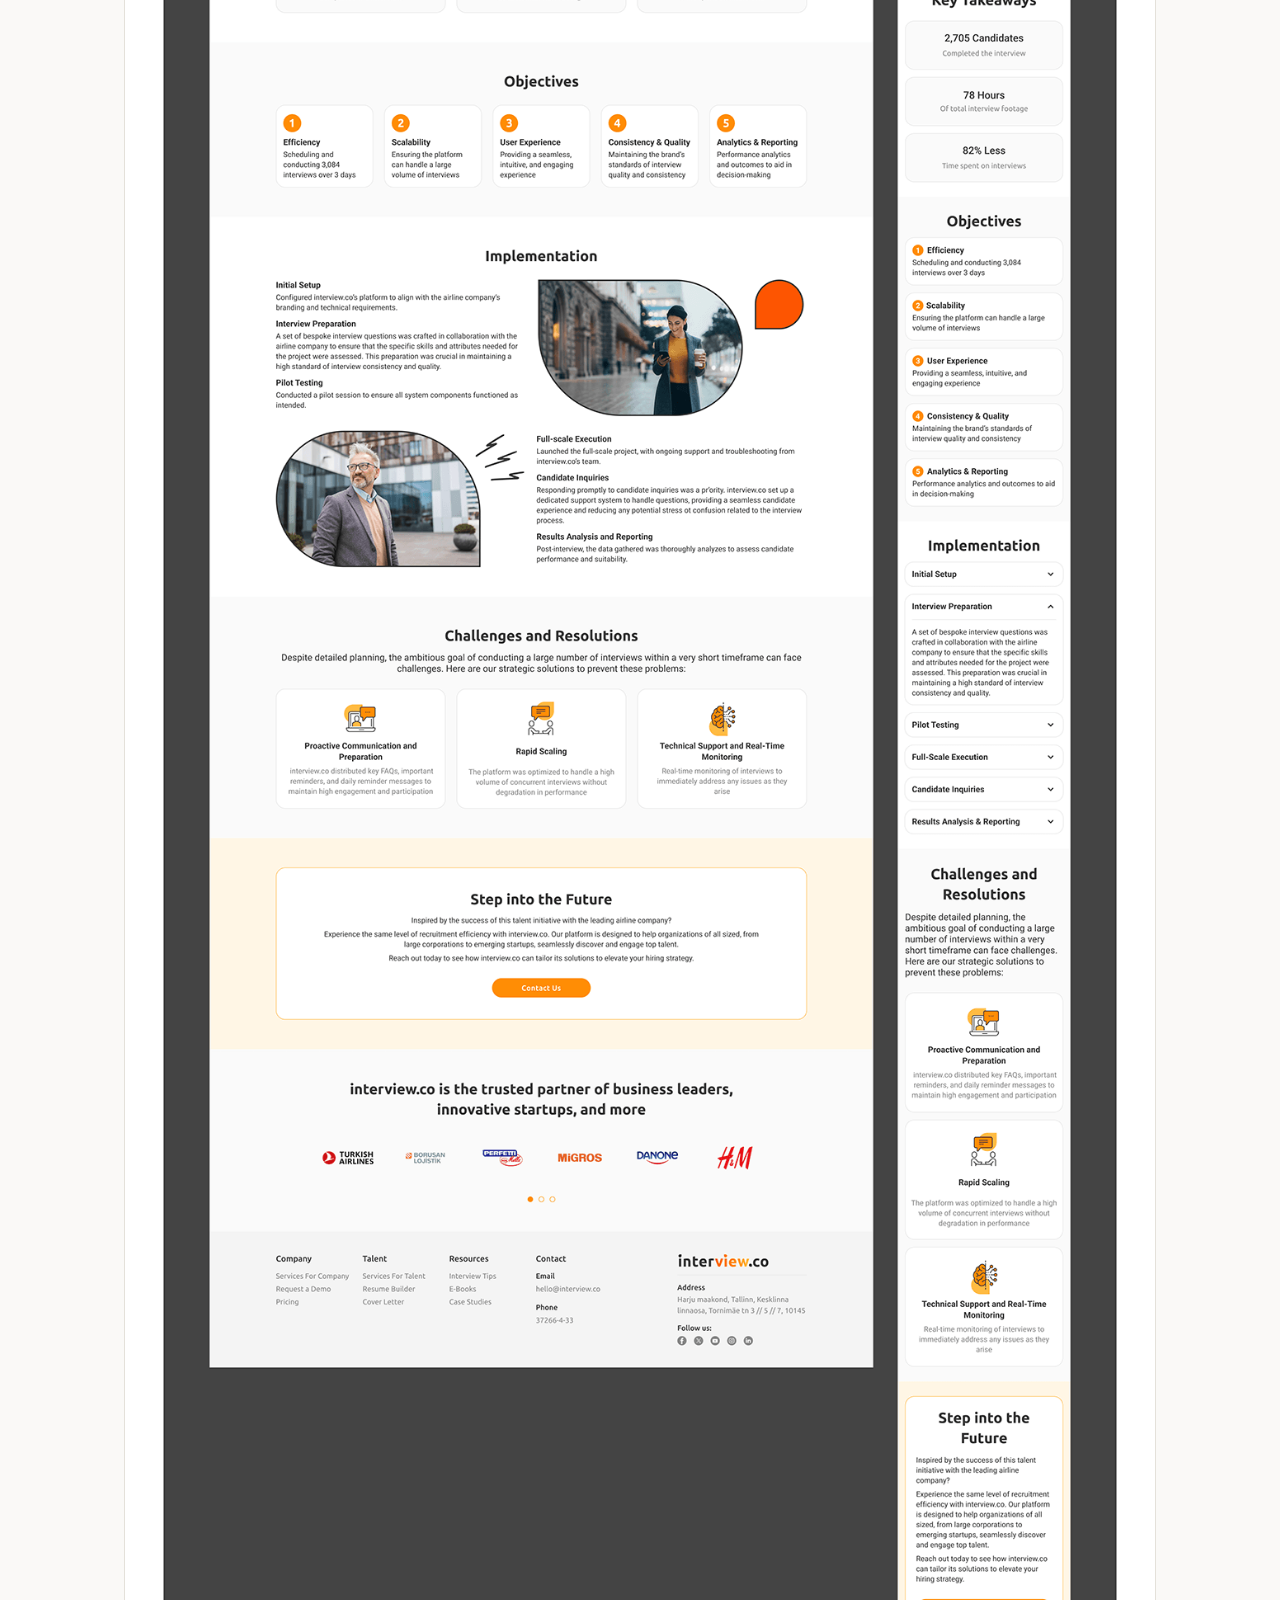
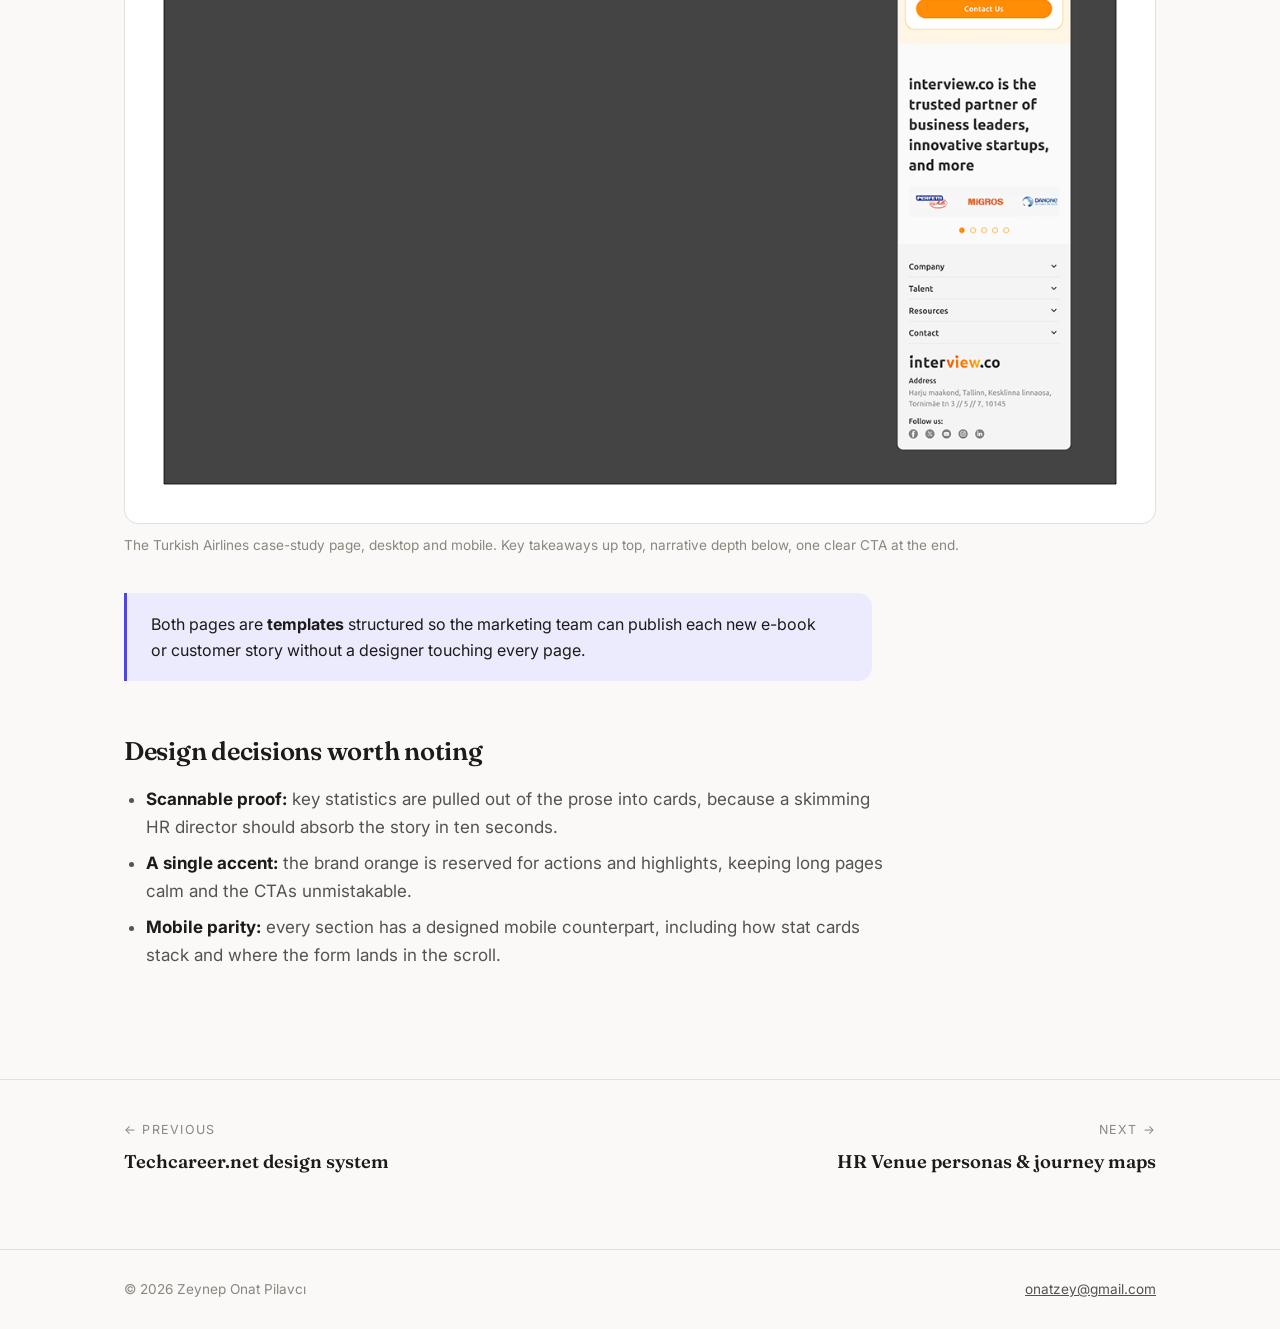
<file: work/interviewco-landing-pages.html>
<!DOCTYPE html>
<html lang="en">

<head>
  <meta charset="UTF-8" />
  <meta name="viewport" content="width=device-width, initial-scale=1.0" />
  <title>interview.co Landing Pages — Zeynep Onat Pilavcı</title>
  <meta property="og:type" content="website" />
  <meta property="og:url" content="https://onatz.github.io/work/interviewco-landing-pages.html" />
  <meta property="og:title" content="interview.co Landing Pages — Zeynep Onat Pilavcı" />
  <meta property="og:description" content="Landing page templates that turn readers into leads: e-book and customer-story pages for Kariyer.net's video-interview platform." />
  <meta property="og:image" content="https://onatz.github.io/assets/og-image.png" />
  <meta property="og:image:width" content="1200" />
  <meta property="og:image:height" content="630" />
  <meta name="twitter:card" content="summary_large_image" />
  <meta name="twitter:image" content="https://onatz.github.io/assets/og-image.png" />
  <link rel="preconnect" href="https://fonts.googleapis.com" />
  <link rel="preconnect" href="https://fonts.gstatic.com" crossorigin />
  <link
    href="https://fonts.googleapis.com/css2?family=Fraunces:ital,wght@0,400;0,600;0,700;1,400&family=Inter:wght@400;500;600&display=swap"
    rel="stylesheet" />
  <link rel="stylesheet" href="../styles.css" />
</head>

<body>

  <nav class="nav">
    <div class="nav-inner">
      <a class="logo" href="../index.html">Zeynep Onat Pilavcı</a>
      <div class="nav-links">
        <a href="../index.html#work">Work</a>
        <a href="../index.html#about">About</a>
        <a href="mailto:onatzey@gmail.com">Contact</a>
      </div>
    </div>
  </nav>

  <header class="cs-hero">
    <div class="wrap">
      <p class="kicker">Web Design · interview.co</p>
      <h1>Landing pages that turn readers into leads</h1>
      <p class="lede">interview.co is Kariyer.net's online video-interview platform.
        I designed the landing page templates for its content marketing (e-book downloads and customer success stories)
        where the design's job is to deliver value fast and make the next step obvious.</p>
      <div class="cs-meta">
        <div>
          <h4>Role</h4>
          <p>Web / Visual Designer</p>
        </div>
        <div>
          <h4>Scope</h4>
          <p>E-book &amp; case-study templates</p>
        </div>
        <div>
          <h4>Breakpoints</h4>
          <p>Desktop · mobile</p>
        </div>
        <div>
          <h4>Goal</h4>
          <p>Lead generation &amp; social proof</p>
        </div>
      </div>
    </div>
  </header>

  <main class="cs-body">
    <div class="wrap">

      <h2>E-book pages: earn the form fill</h2>
      <p>An e-book landing page is a trade: the reader gives contact details, the page has to prove the content is worth
        it. The template previews the e-book's actual substance before asking for anything.
        The download form sits in a distinct, warm-toned band so it reads as a destination rather than an interruption.
      </p>

      <figure class="figure framed">
        <img src="../assets/interviewco-ebook.png"
          alt="interview.co e-book landing page in desktop and mobile versions with contents preview and download form" />
        <figcaption>The e-book template, desktop and mobile.</figcaption>
      </figure>

      <h2>Customer stories: proof with a narrative arc</h2>
      <p>The case-study template tells a complete story: introduction, headline numbers as key takeaways, objectives,
        implementation steps, challenges and resolutions, then the call to action. The Turkish Airlines "101 Take-Off"
        story (2,705 candidates interviewed in 78 hours) shows the template at full strength: the numbers get stage
        front, and the process detail below gives them credibility.</p>

      <figure class="figure framed">
        <img src="../assets/interviewco-casestudy.png"
          alt="Turkish Airlines case study landing page: key takeaways, objectives, implementation, challenges, and CTA — desktop and mobile" />
        <figcaption>The Turkish Airlines case-study page, desktop and mobile. Key takeaways up top, narrative depth
          below, one clear CTA at the end.</figcaption>
      </figure>

      <div class="callout">
        <p>Both pages are <strong>templates</strong> structured so the marketing team can publish each
          new e-book or customer story without a designer touching every page.</p>
      </div>

      <h2>Design decisions worth noting</h2>
      <ul>
        <li><strong>Scannable proof:</strong> key statistics are pulled out of the prose into cards, because a skimming
          HR director should absorb the story in ten seconds.</li>
        <li><strong>A single accent:</strong> the brand orange is reserved for actions and highlights, keeping long
          pages calm and the CTAs unmistakable.</li>
        <li><strong>Mobile parity:</strong> every section has a designed mobile counterpart, including how stat cards
          stack and where the form lands in the scroll.</li>
      </ul>

    </div>
  </main>

  <nav class="cs-nav">
    <div class="wrap">
      <a class="prev" href="techcareer-design-system.html"><span class="label">← Previous</span><span class="title">Techcareer.net design system</span></a>
      <a class="next" href="hr-venue-personas.html"><span class="label">Next →</span><span class="title">HR Venue personas &amp; journey maps</span></a>
    </div>
  </nav>

  <footer>
    <div class="wrap">
      <span>© 2026 Zeynep Onat Pilavcı</span>
      <span><a href="mailto:onatzey@gmail.com">onatzey@gmail.com</a></span>
    </div>
  </footer>

</body>

</html>
</file>
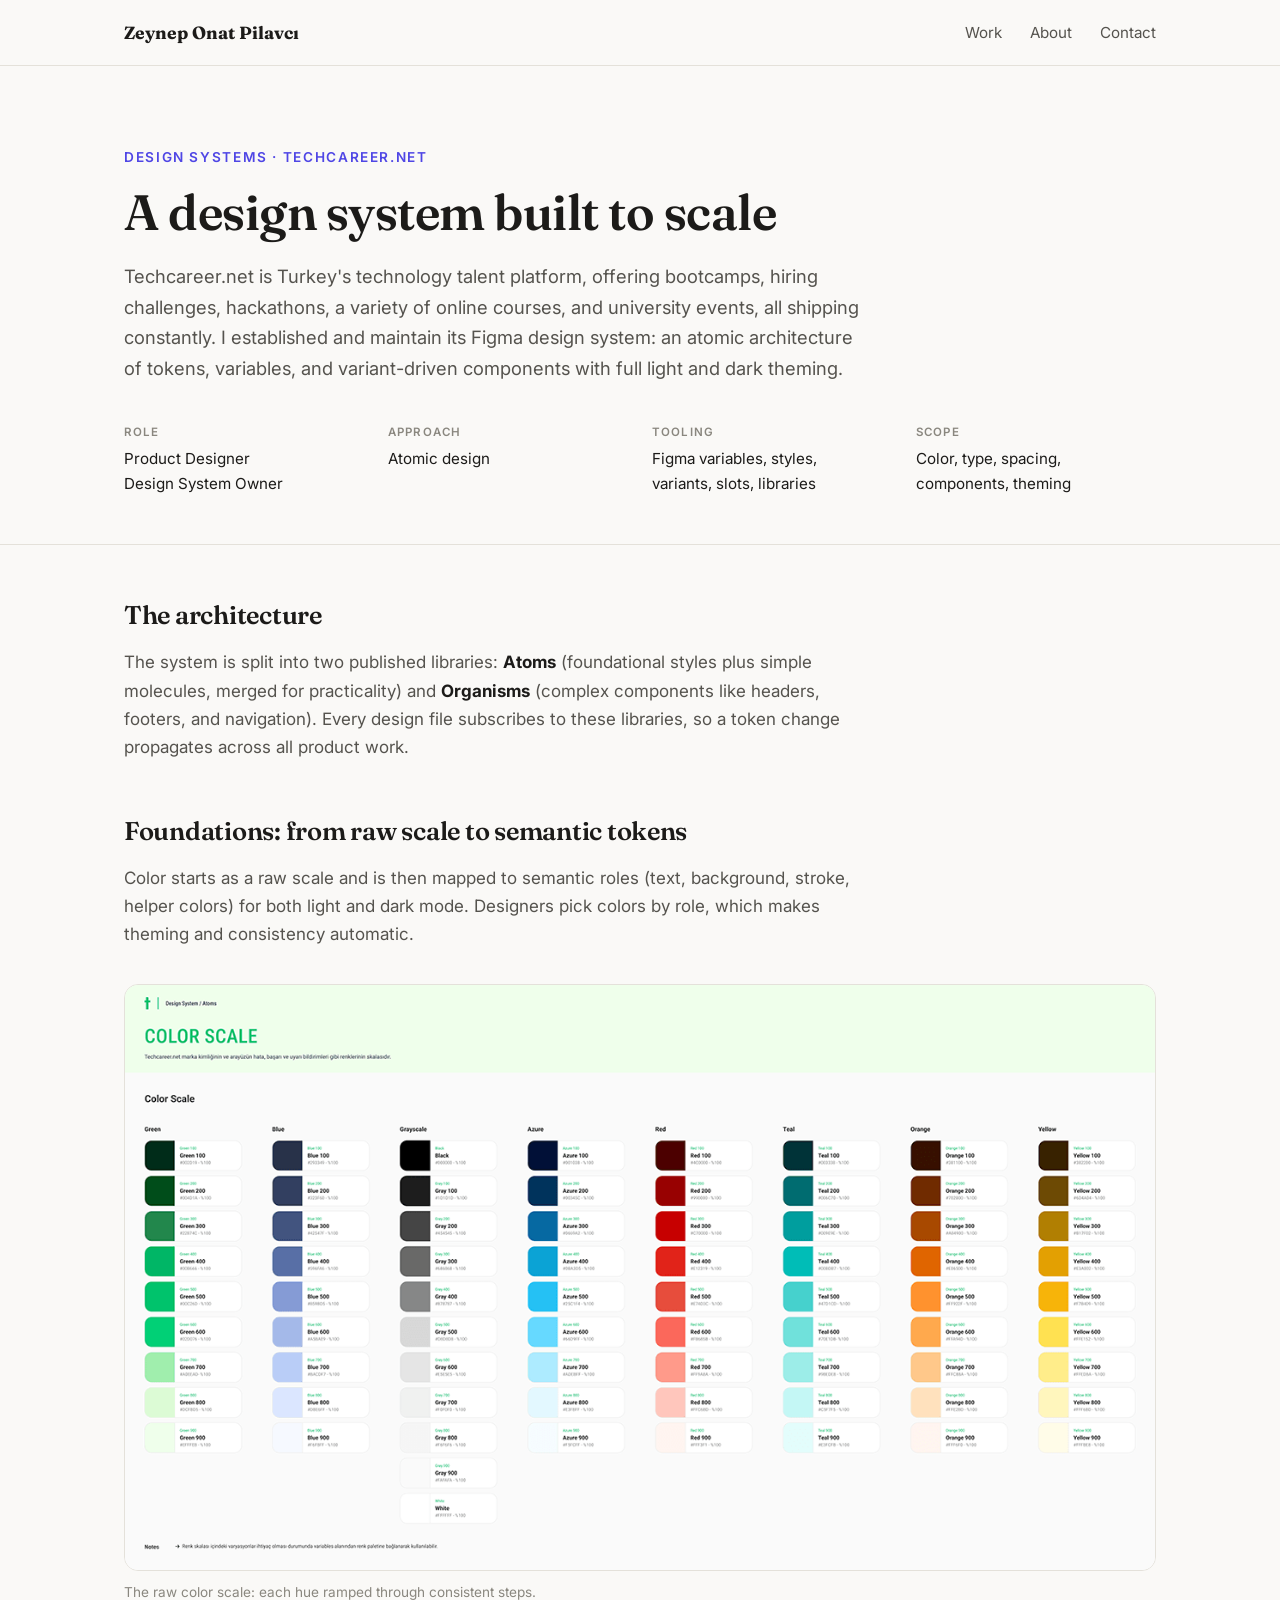
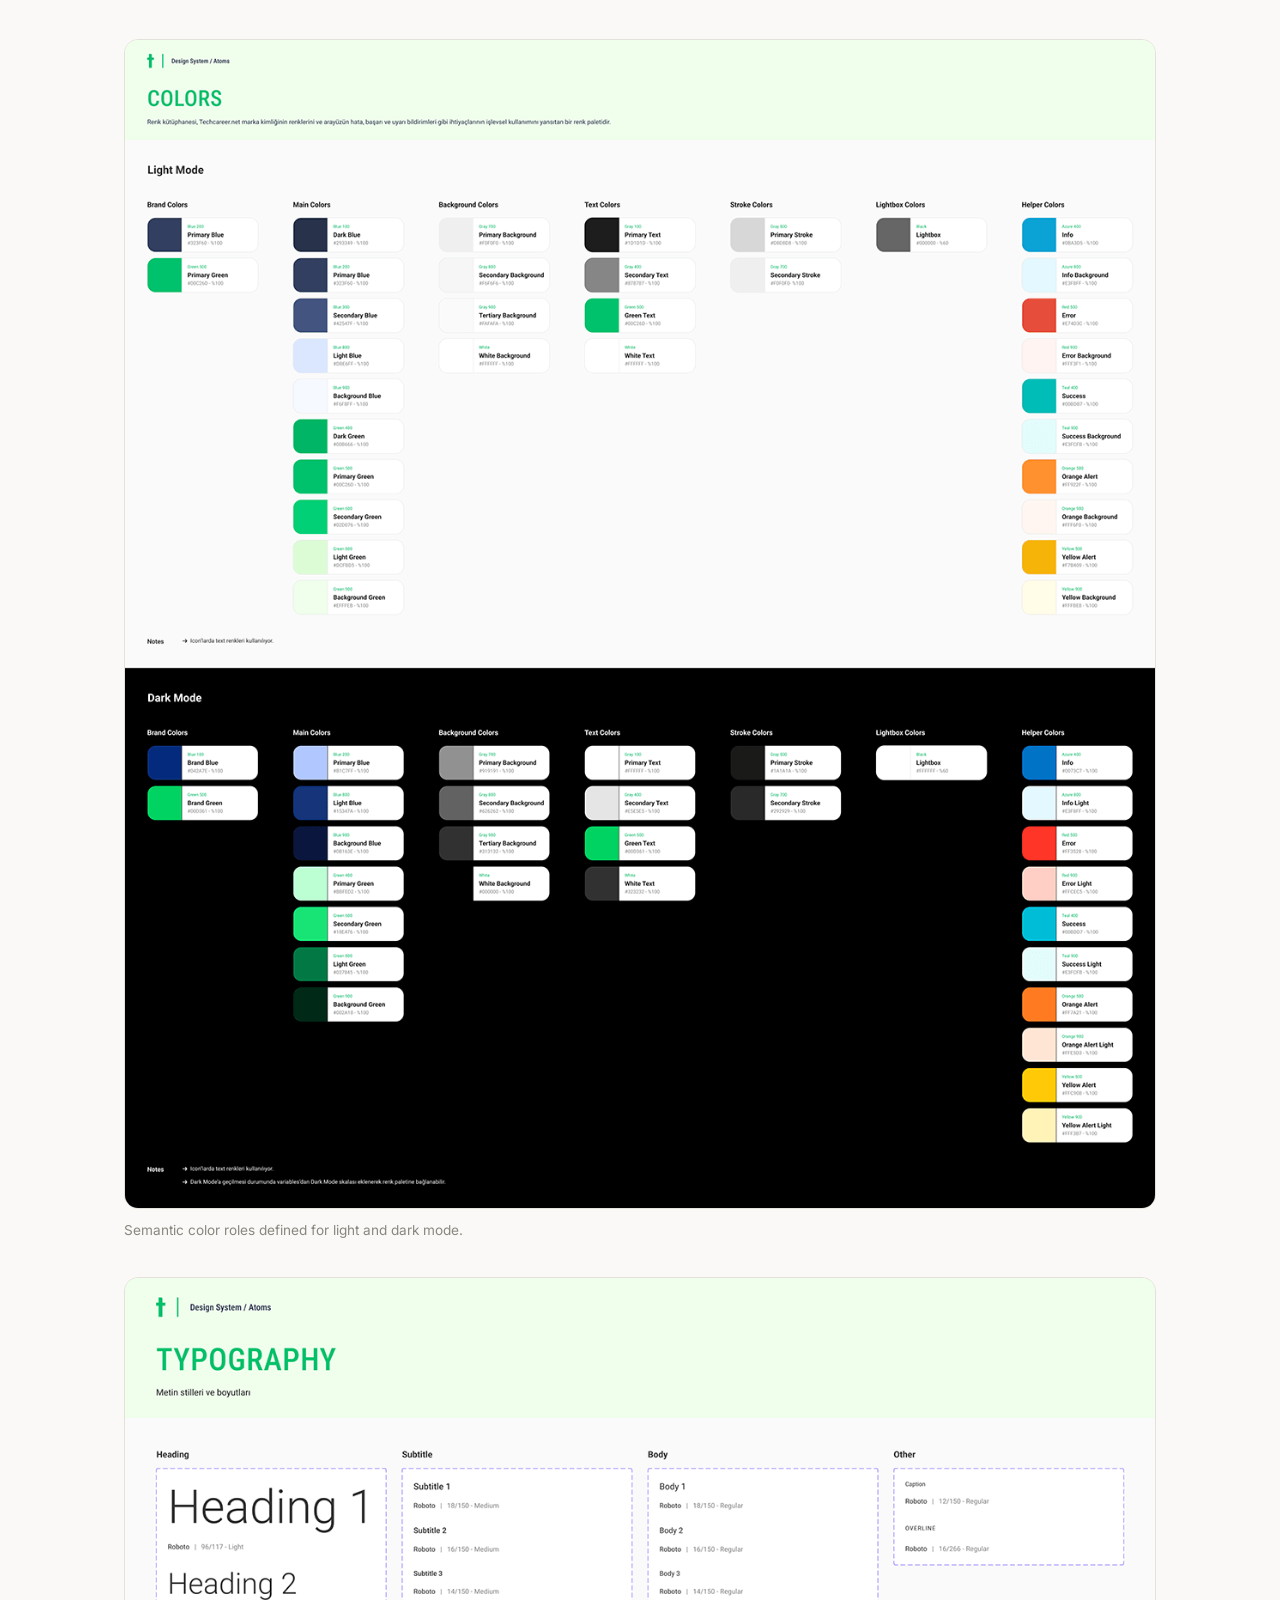
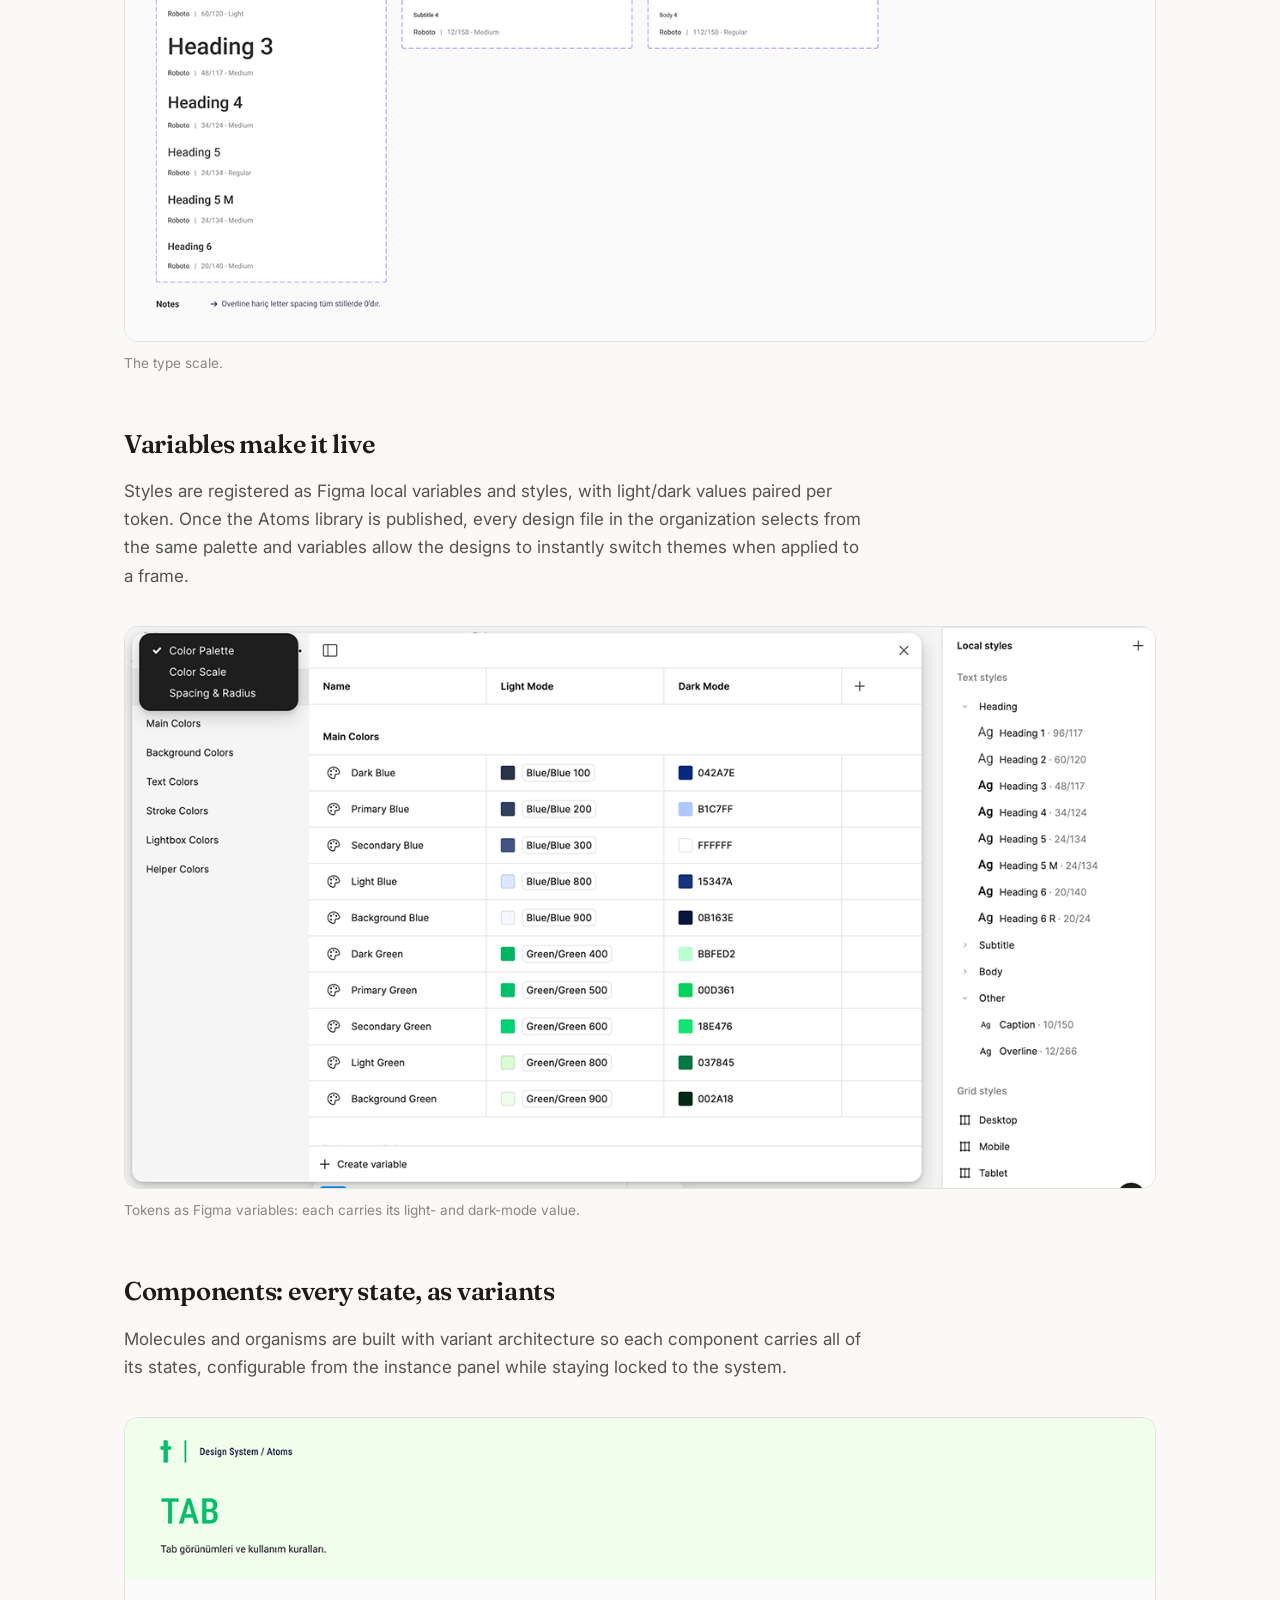
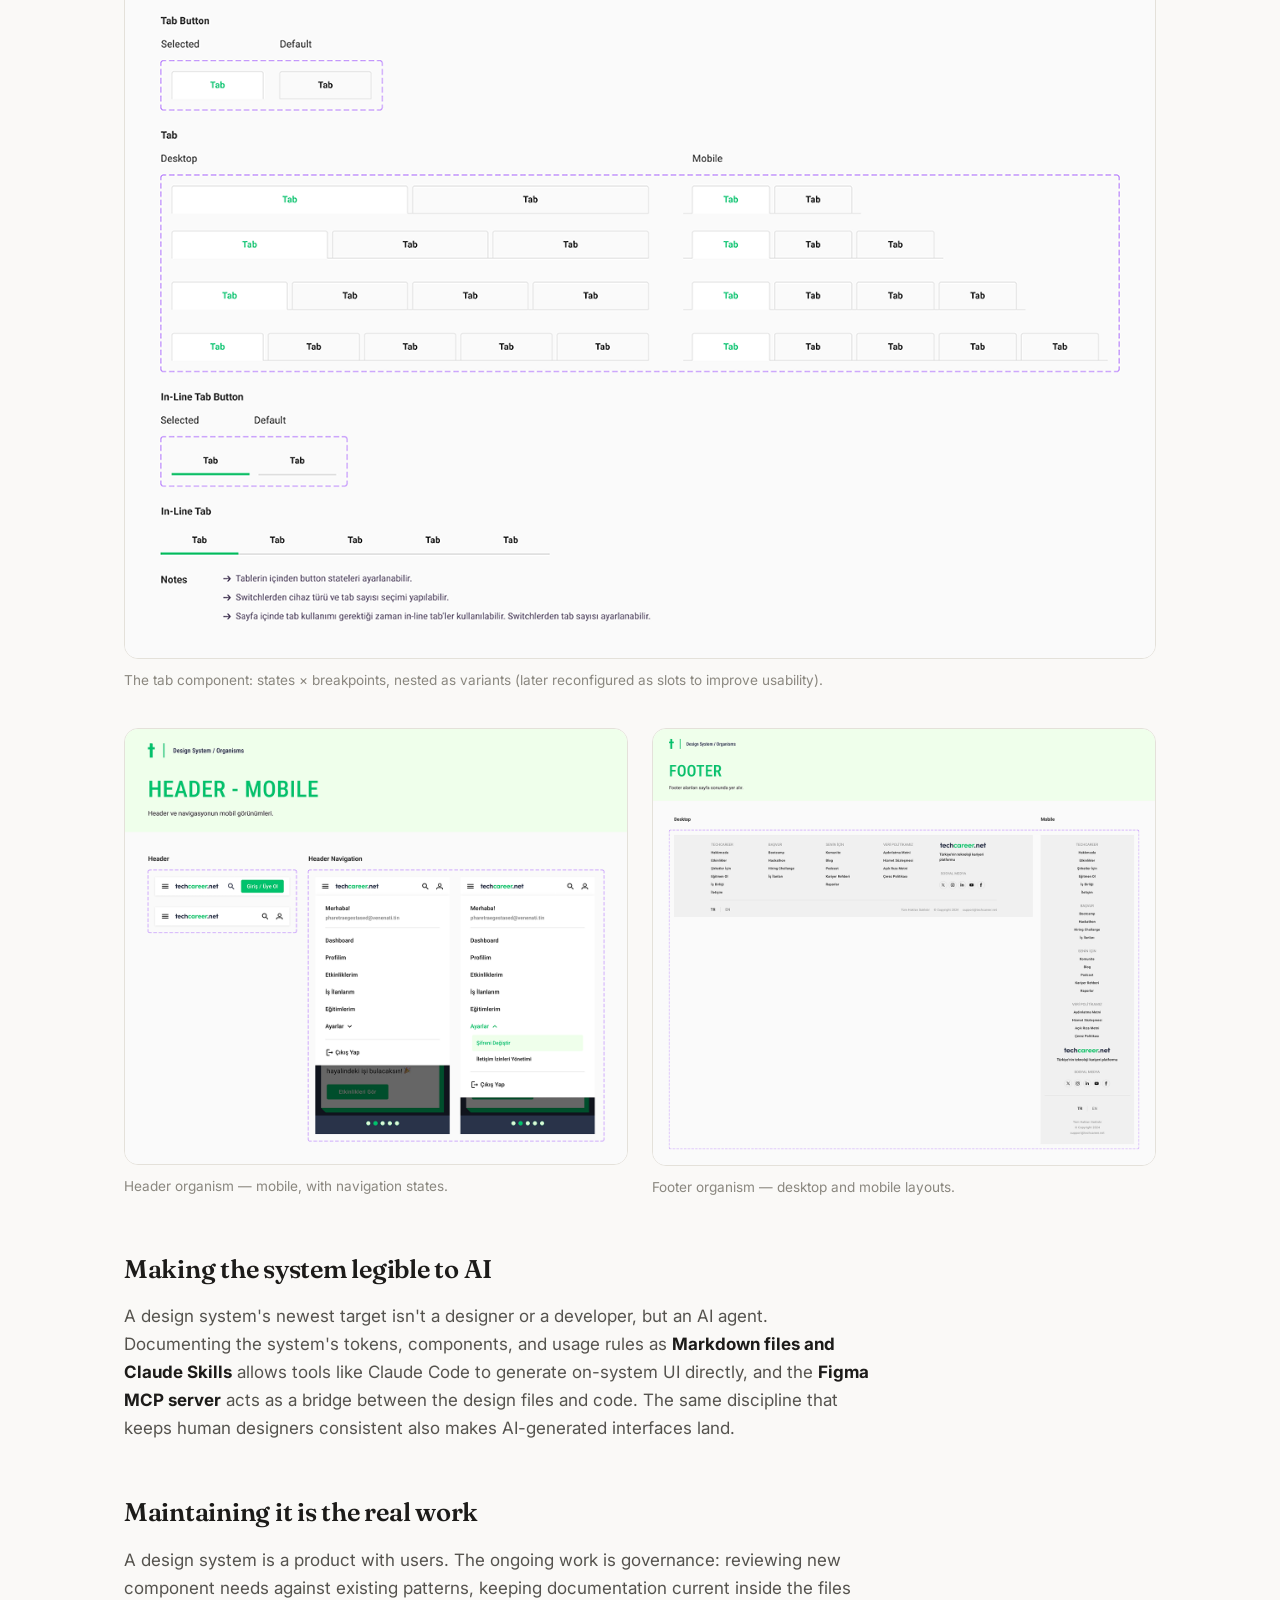
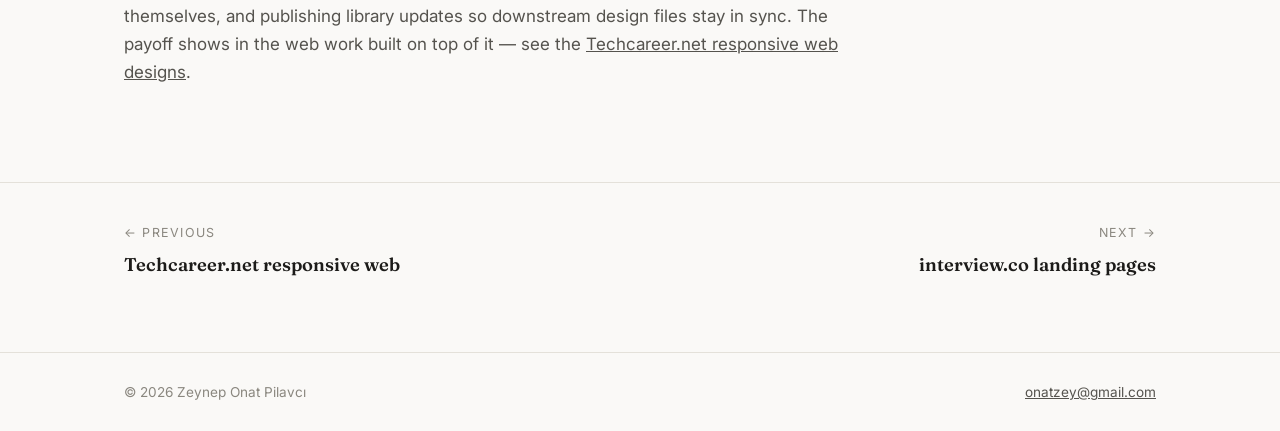
<file: work/techcareer-design-system.html>
<!DOCTYPE html>
<html lang="en">

<head>
  <meta charset="UTF-8" />
  <meta name="viewport" content="width=device-width, initial-scale=1.0" />
  <title>Techcareer.net Design System — Zeynep Onat Pilavcı</title>
  <meta property="og:type" content="website" />
  <meta property="og:url" content="https://onatz.github.io/work/techcareer-design-system.html" />
  <meta property="og:title" content="Techcareer.net Design System — Zeynep Onat Pilavcı" />
  <meta property="og:description" content="An atomic design system built to scale: tokens, variables, variant-driven components, and full light/dark theming in Figma." />
  <meta property="og:image" content="https://onatz.github.io/assets/og-image.png" />
  <meta property="og:image:width" content="1200" />
  <meta property="og:image:height" content="630" />
  <meta name="twitter:card" content="summary_large_image" />
  <meta name="twitter:image" content="https://onatz.github.io/assets/og-image.png" />
  <link rel="preconnect" href="https://fonts.googleapis.com" />
  <link rel="preconnect" href="https://fonts.gstatic.com" crossorigin />
  <link
    href="https://fonts.googleapis.com/css2?family=Fraunces:ital,wght@0,400;0,600;0,700;1,400&family=Inter:wght@400;500;600&display=swap"
    rel="stylesheet" />
  <link rel="stylesheet" href="../styles.css" />
</head>

<body>

  <nav class="nav">
    <div class="nav-inner">
      <a class="logo" href="../index.html">Zeynep Onat Pilavcı</a>
      <div class="nav-links">
        <a href="../index.html#work">Work</a>
        <a href="../index.html#about">About</a>
        <a href="mailto:onatzey@gmail.com">Contact</a>
      </div>
    </div>
  </nav>

  <header class="cs-hero">
    <div class="wrap">
      <p class="kicker">Design Systems · Techcareer.net</p>
      <h1>A design system built to scale</h1>
      <p class="lede">Techcareer.net is Turkey's technology talent platform, offering bootcamps, hiring challenges,
        hackathons, a variety of online courses, and university events, all shipping constantly.
        I established and maintain its Figma design system: an atomic architecture of tokens, variables,
        and variant-driven components with full light and dark theming.</p>
      <div class="cs-meta">
        <div>
          <h4>Role</h4>
          <p>Product Designer <br>Design System Owner</p>
        </div>
        <div>
          <h4>Approach</h4>
          <p>Atomic design</p>
        </div>
        <div>
          <h4>Tooling</h4>
          <p>Figma variables, styles, <br>variants, slots, libraries</p>
        </div>
        <div>
          <h4>Scope</h4>
          <p>Color, type, spacing, components, theming</p>
        </div>
      </div>
    </div>
  </header>

  <main class="cs-body">
    <div class="wrap">

      <h2>The architecture</h2>
      <p>The system is split into two published libraries: <strong>Atoms</strong> (foundational styles plus simple
        molecules, merged for practicality) and <strong>Organisms</strong> (complex components like headers, footers,
        and navigation). Every design file subscribes to these libraries, so a token change propagates across all
        product work.</p>

      <h2>Foundations: from raw scale to semantic tokens</h2>
      <p>Color starts as a raw scale and is then mapped to semantic roles
        (text, background, stroke, helper colors) for both light and dark mode. Designers pick colors by role,
        which makes theming and consistency automatic.</p>

      <figure class="figure">
        <img src="../assets/ds-colorscale.png" alt="Full color scale ramps for every hue in the system" />
        <figcaption>The raw color scale: each hue ramped through consistent steps.</figcaption>
      </figure>

      <figure class="figure">
        <img src="../assets/ds-colors.png" alt="Semantic color roles shown in light mode and dark mode side by side" />
        <figcaption>Semantic color roles defined for light and dark mode.</figcaption>
      </figure>

      <figure class="figure">
        <img src="../assets/ds-typography.png"
          alt="Typography scale: headings, subtitles, body, and other text styles" />
        <figcaption>The type scale.</figcaption>
      </figure>

      <h2>Variables make it live</h2>
      <p>Styles are registered as Figma local variables and styles, with light/dark values paired per token. Once the
        Atoms library is published, every design file in the organization selects from the same palette and variables
        allow the designs to instantly switch themes when applied to a frame.</p>

      <figure class="figure">
        <img src="../assets/ds-variables.png"
          alt="Figma local variables panel showing paired light-mode and dark-mode values per token" />
        <figcaption>Tokens as Figma variables: each carries its light- and dark-mode value.</figcaption>
      </figure>

      <h2>Components: every state, as variants</h2>
      <p>Molecules and organisms are built with variant architecture so each component carries all of its states,
        configurable from the instance panel while staying locked to the
        system.</p>

      <figure class="figure">
        <img src="../assets/ds-tab.png"
          alt="Tab component with selected and default states across desktop, mobile, and tablet" />
        <figcaption>The tab component: states × breakpoints, nested as variants (later reconfigured as slots to improve
          usability).</figcaption>
      </figure>

      <div class="two-up">
        <figure class="figure">
          <img src="../assets/ds-header.png" alt="Mobile header organism with navigation states" />
          <figcaption>Header organism — mobile, with navigation states.</figcaption>
        </figure>
        <figure class="figure">
          <img src="../assets/ds-footer.png" alt="Footer organism in desktop and mobile layouts" />
          <figcaption>Footer organism — desktop and mobile layouts.</figcaption>
        </figure>
      </div>

      <h2>Making the system legible to AI</h2>
      <p>A design system's newest target isn't a designer or a developer, but an AI agent. Documenting the system's
        tokens, components, and usage rules as <strong>Markdown files and Claude Skills</strong> allows tools like
        Claude Code to generate on-system UI directly, and the <strong>Figma MCP server</strong> acts as a bridge
        between the design files and code. The same discipline that keeps human designers consistent also makes
        AI-generated interfaces land.</p>

      <h2>Maintaining it is the real work</h2>
      <p>A design system is a product with users. The ongoing work is governance: reviewing new
        component needs against existing patterns, keeping documentation current inside the files themselves, and
        publishing library updates so downstream design files stay in sync. The payoff shows in the web work built on
        top of it — see the <a href="techcareer-web.html">Techcareer.net responsive web designs</a>.</p>

    </div>
  </main>

  <nav class="cs-nav">
    <div class="wrap">
      <a class="prev" href="techcareer-web.html"><span class="label">← Previous</span><span class="title">Techcareer.net responsive web</span></a>
      <a class="next" href="interviewco-landing-pages.html"><span class="label">Next →</span><span class="title">interview.co landing pages</span></a>
    </div>
  </nav>

  <footer>
    <div class="wrap">
      <span>© 2026 Zeynep Onat Pilavcı</span>
      <span><a href="mailto:onatzey@gmail.com">onatzey@gmail.com</a></span>
    </div>
  </footer>

</body>

</html>
</file>
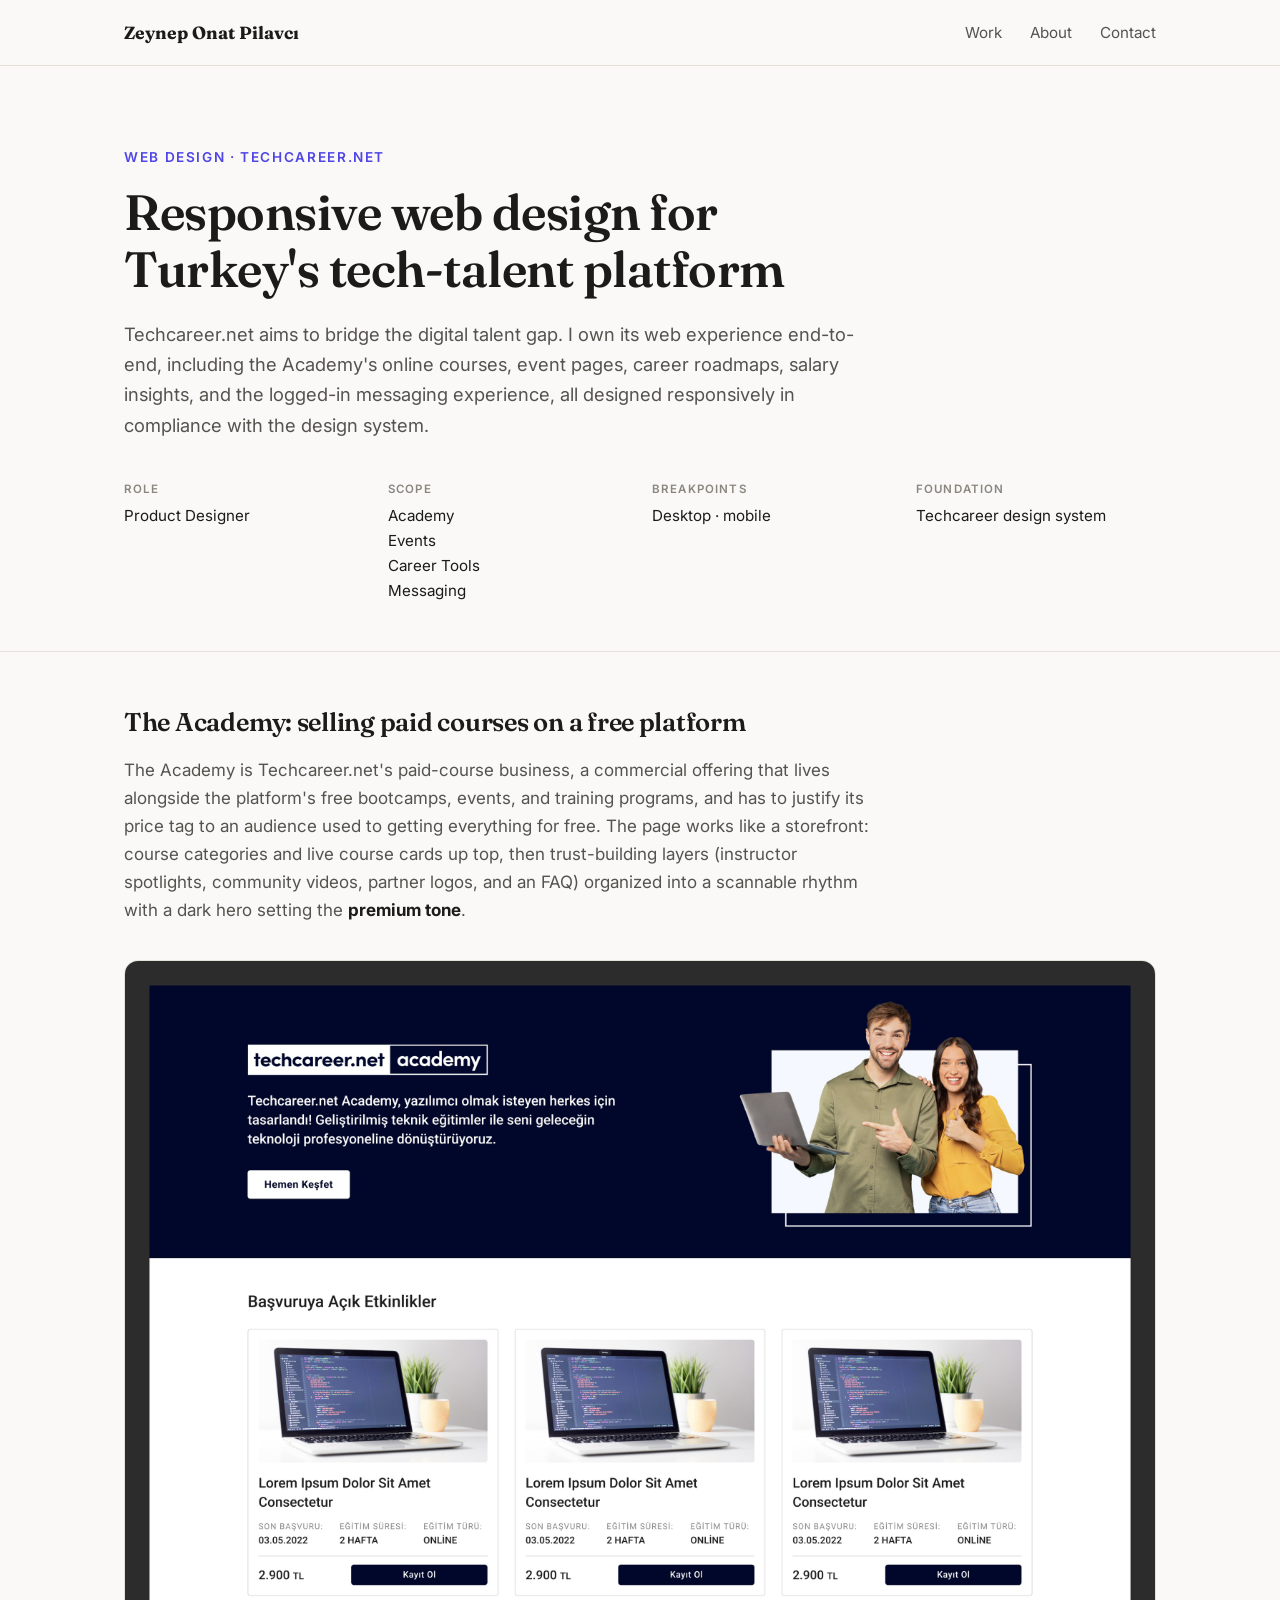
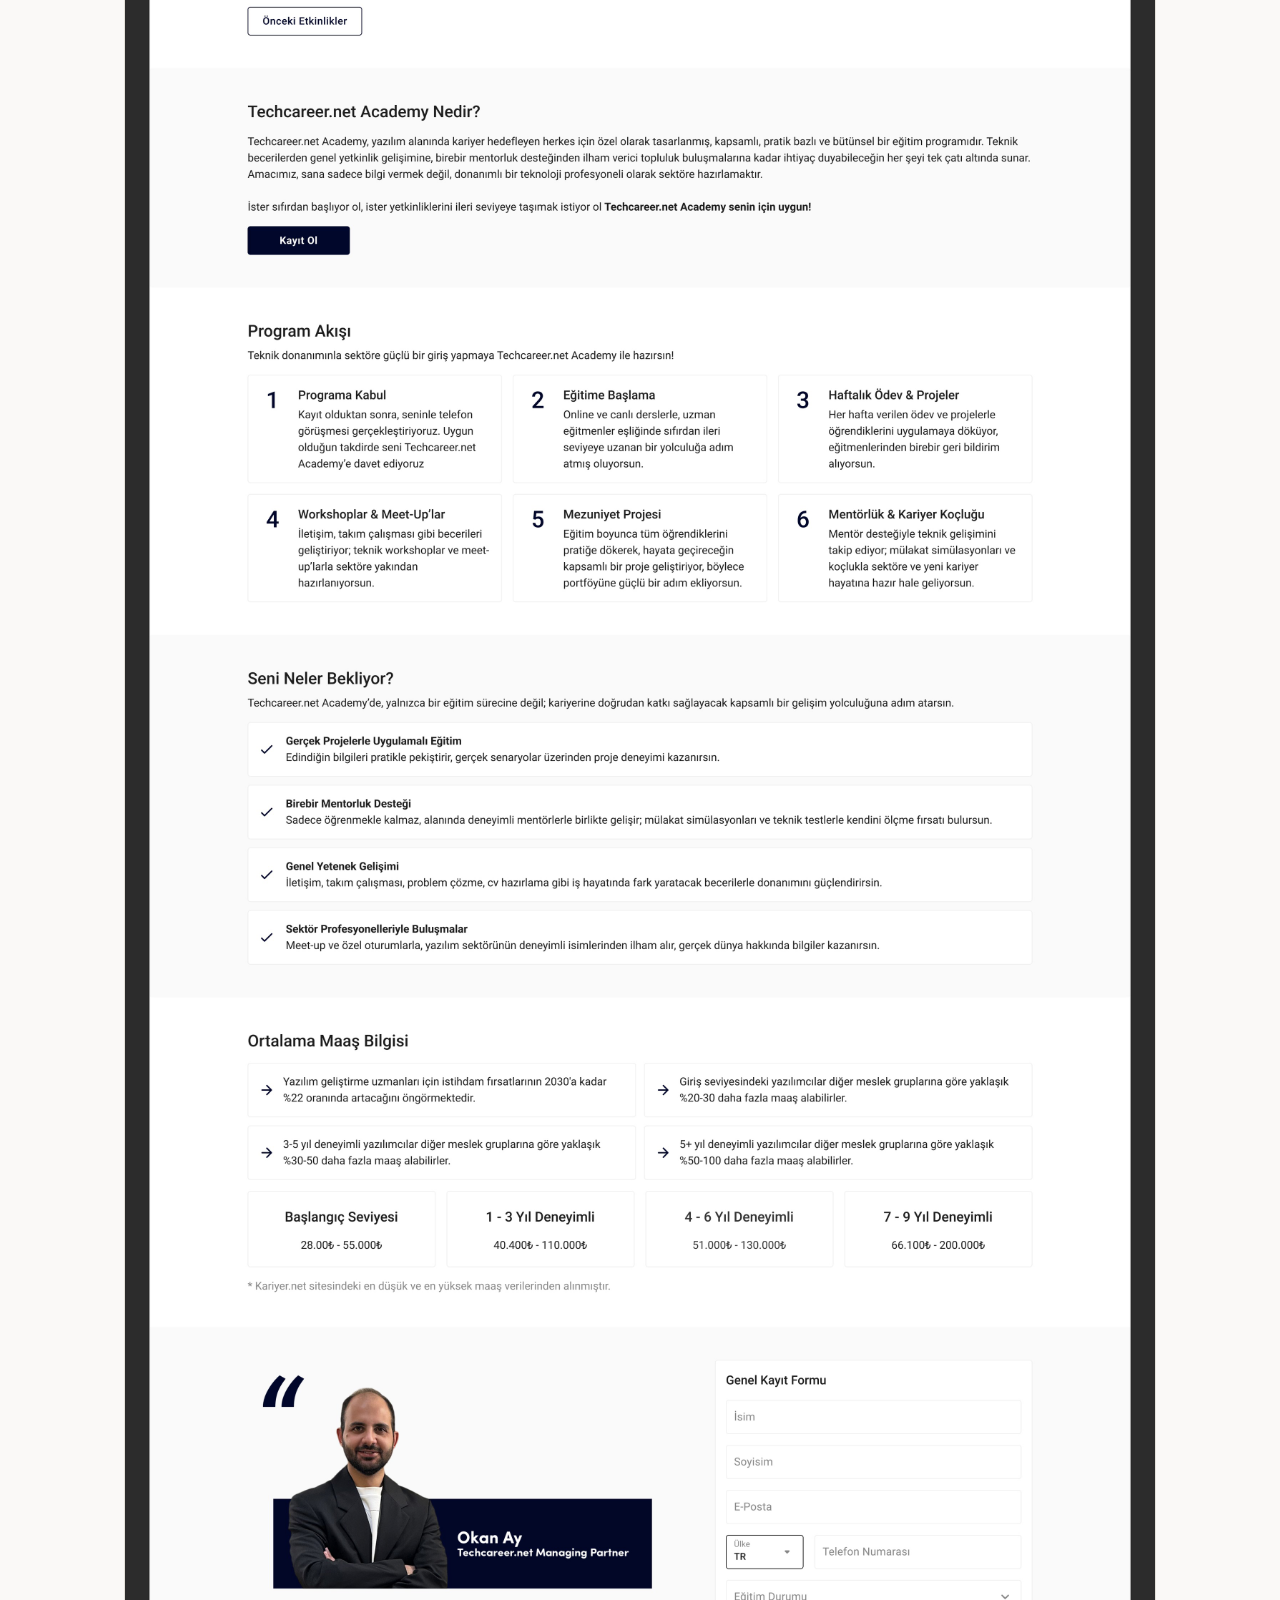
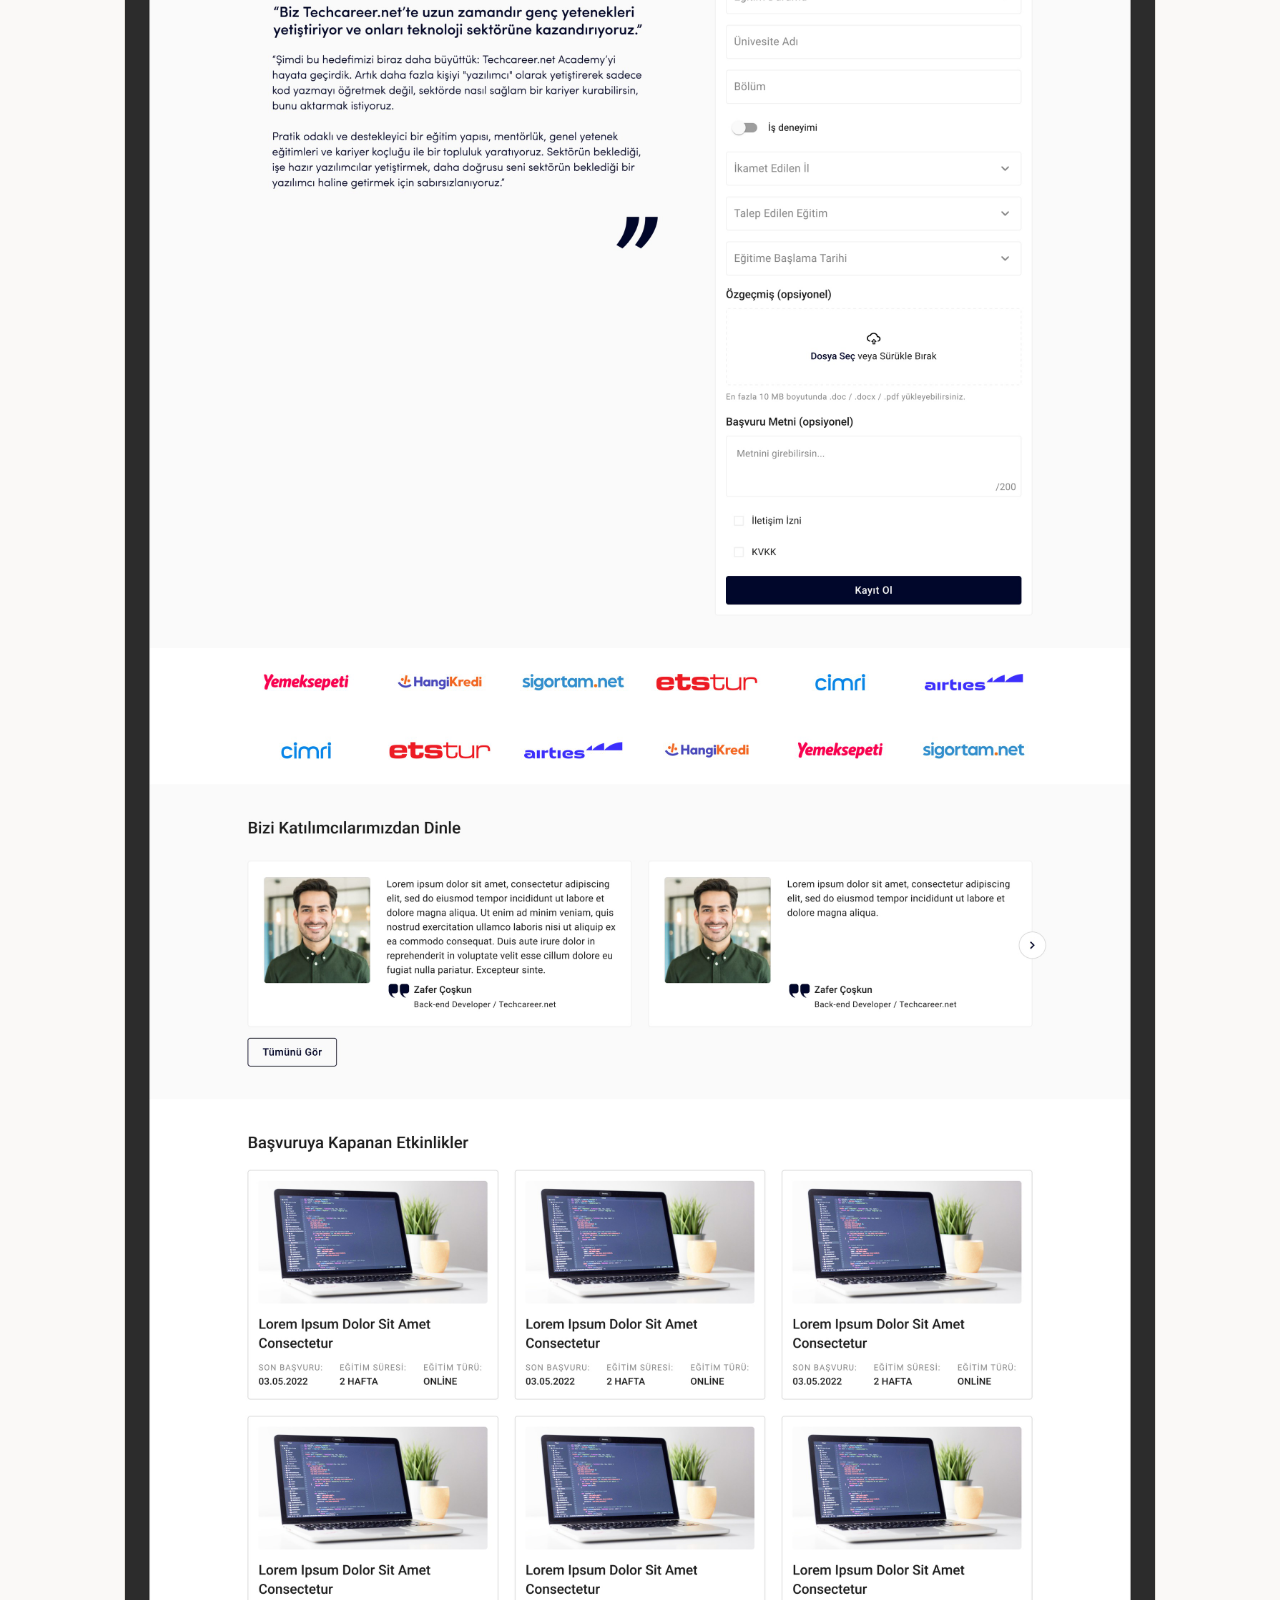
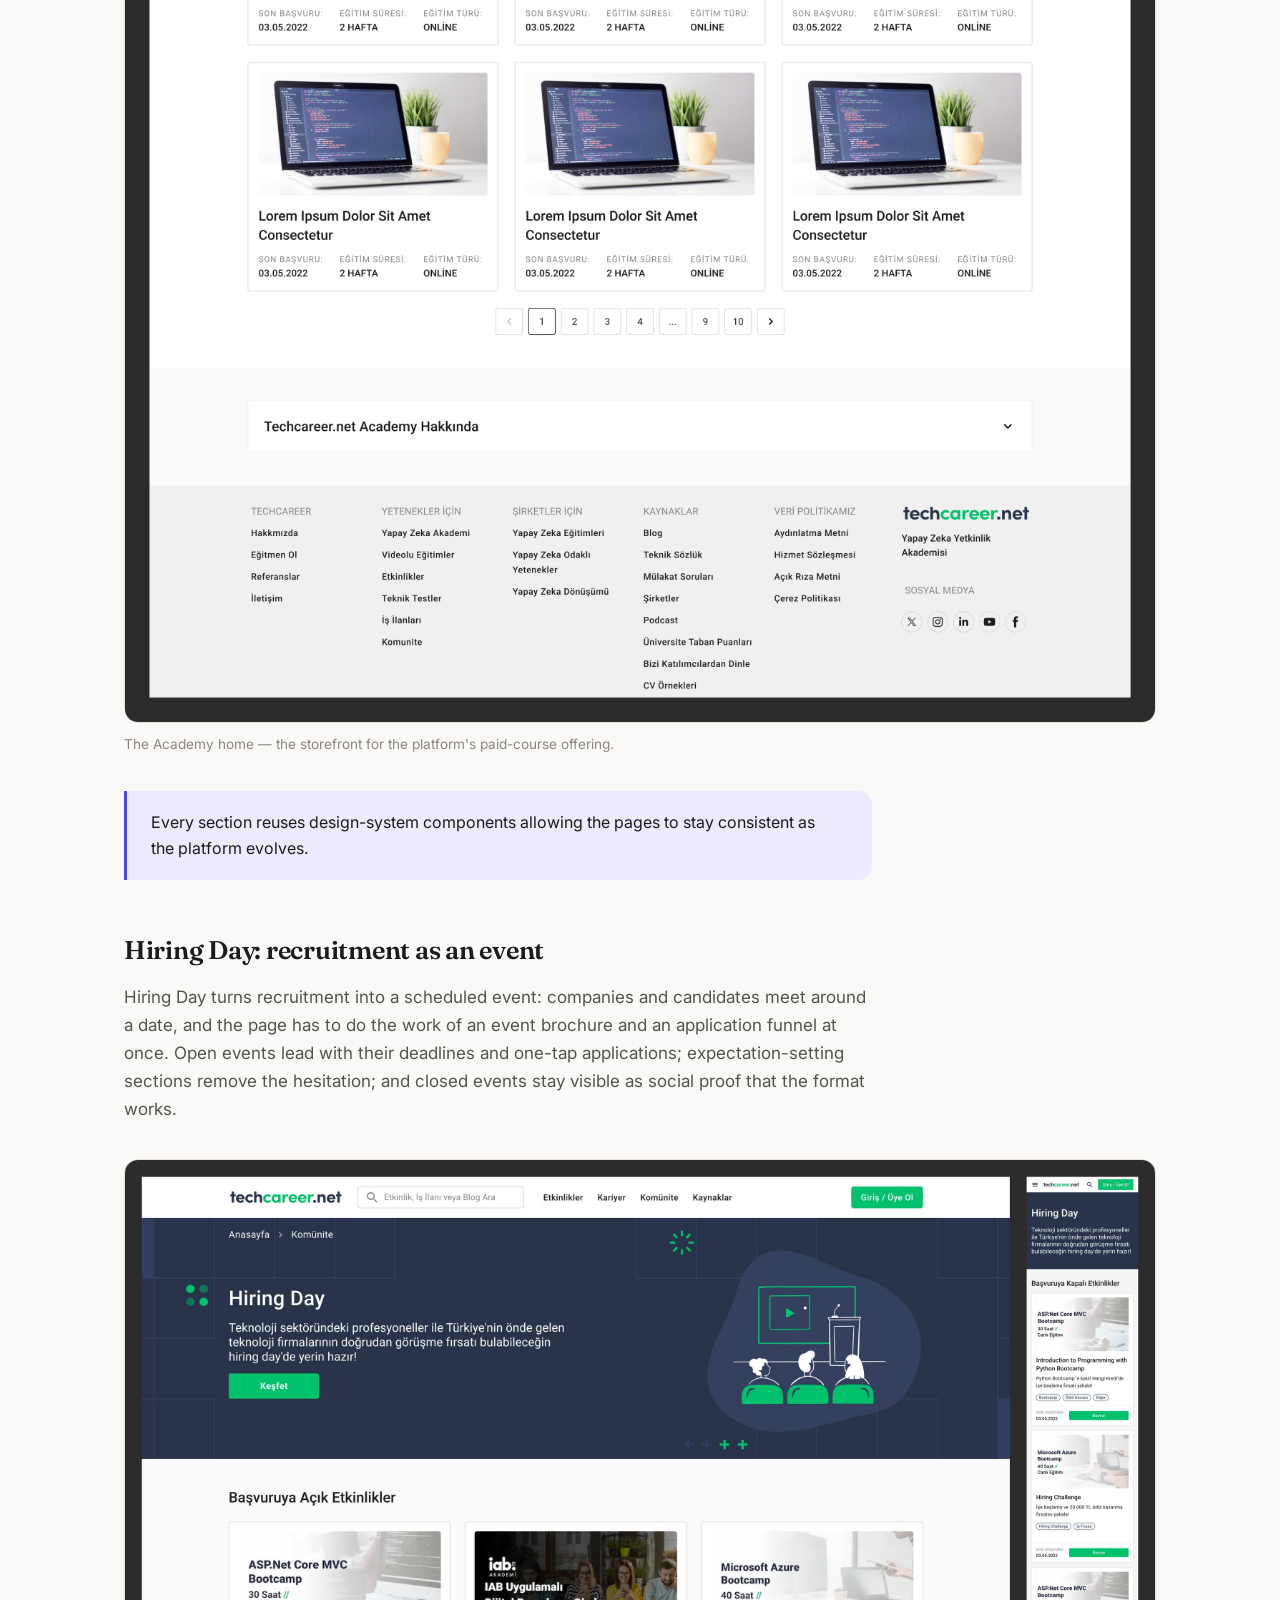
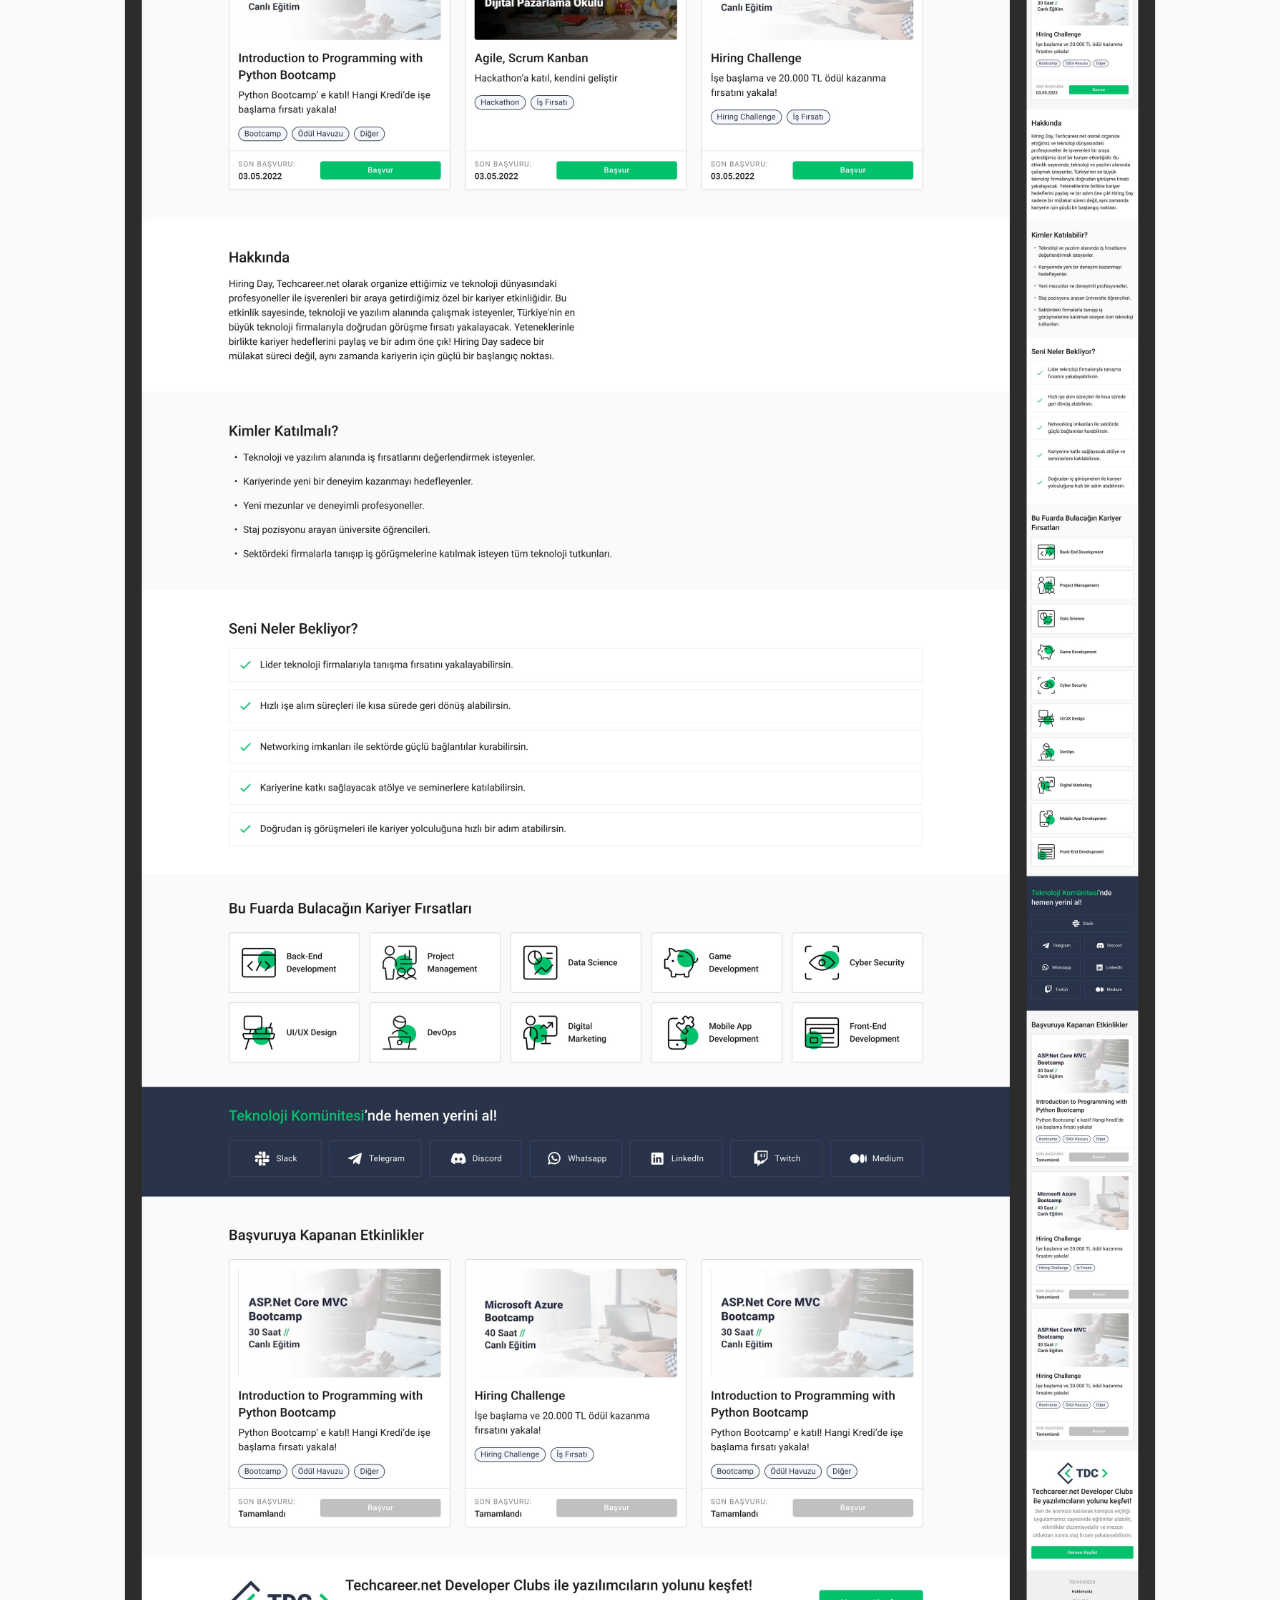
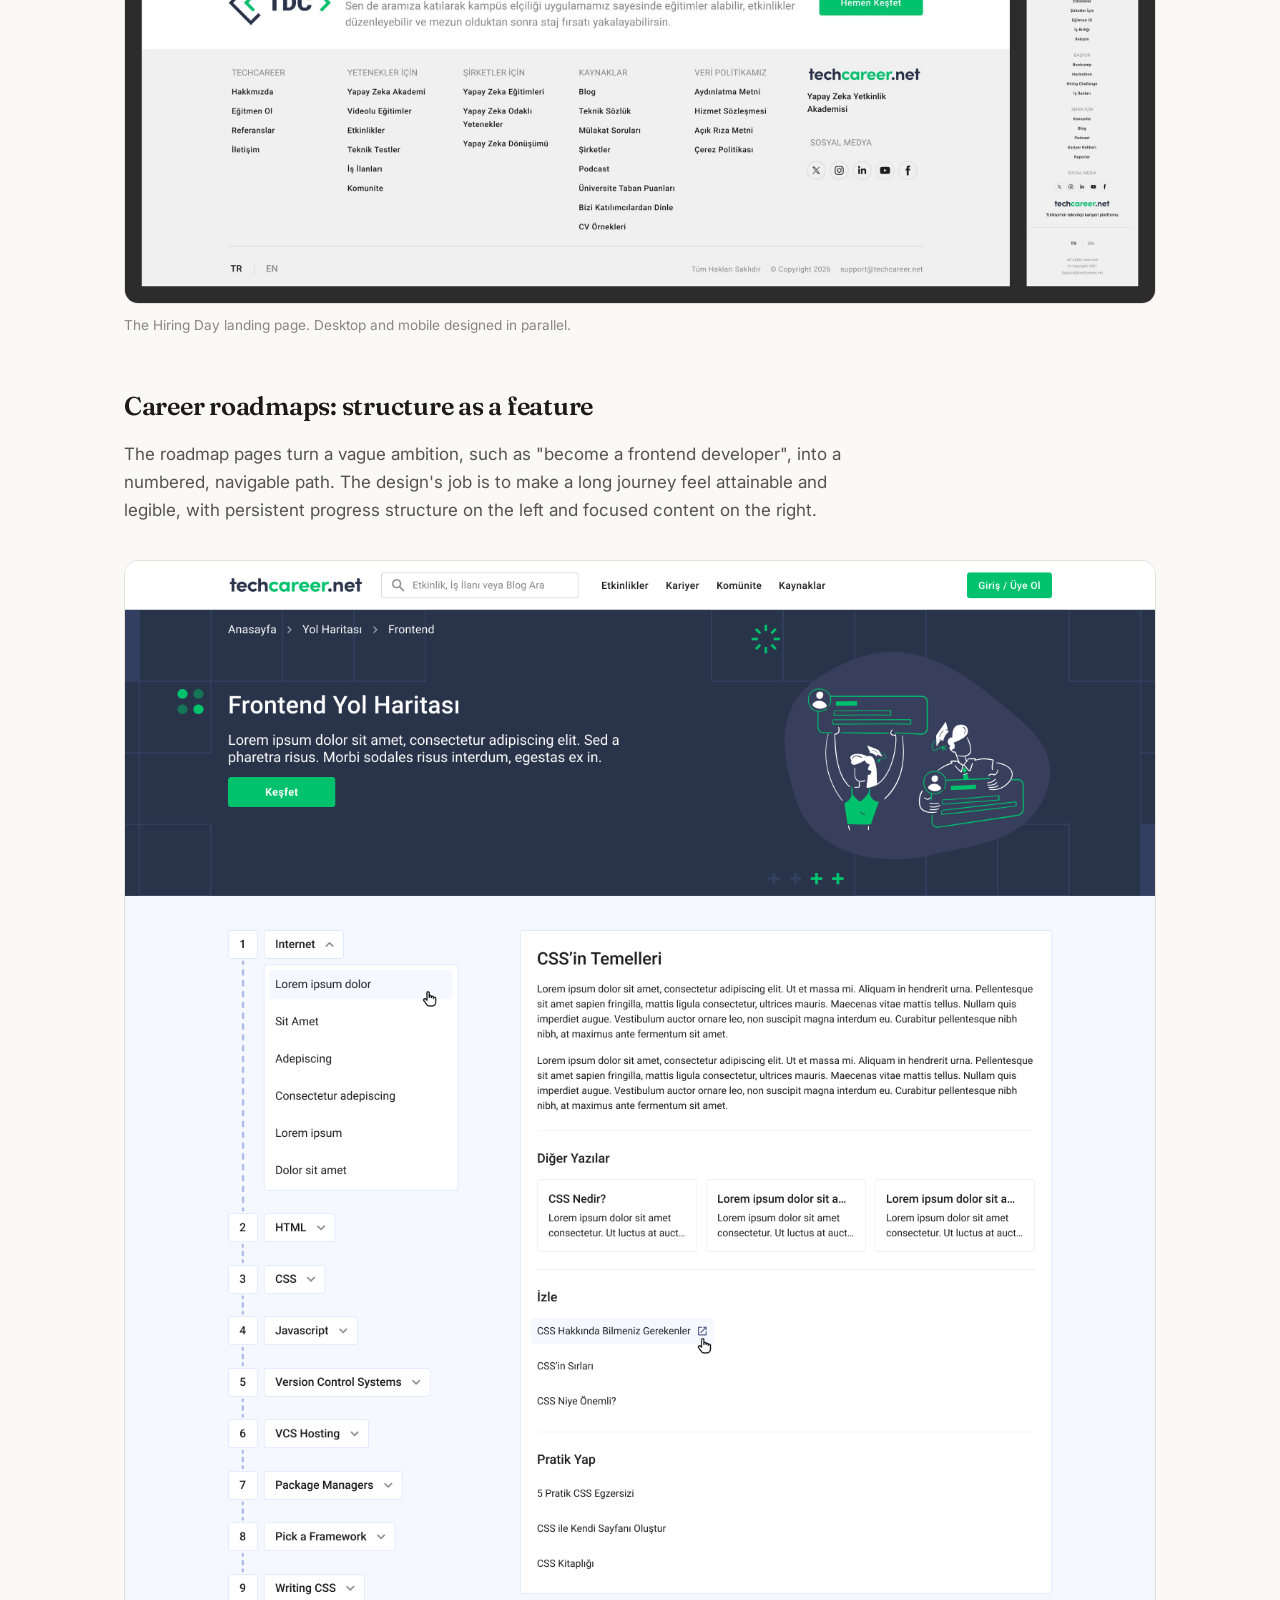
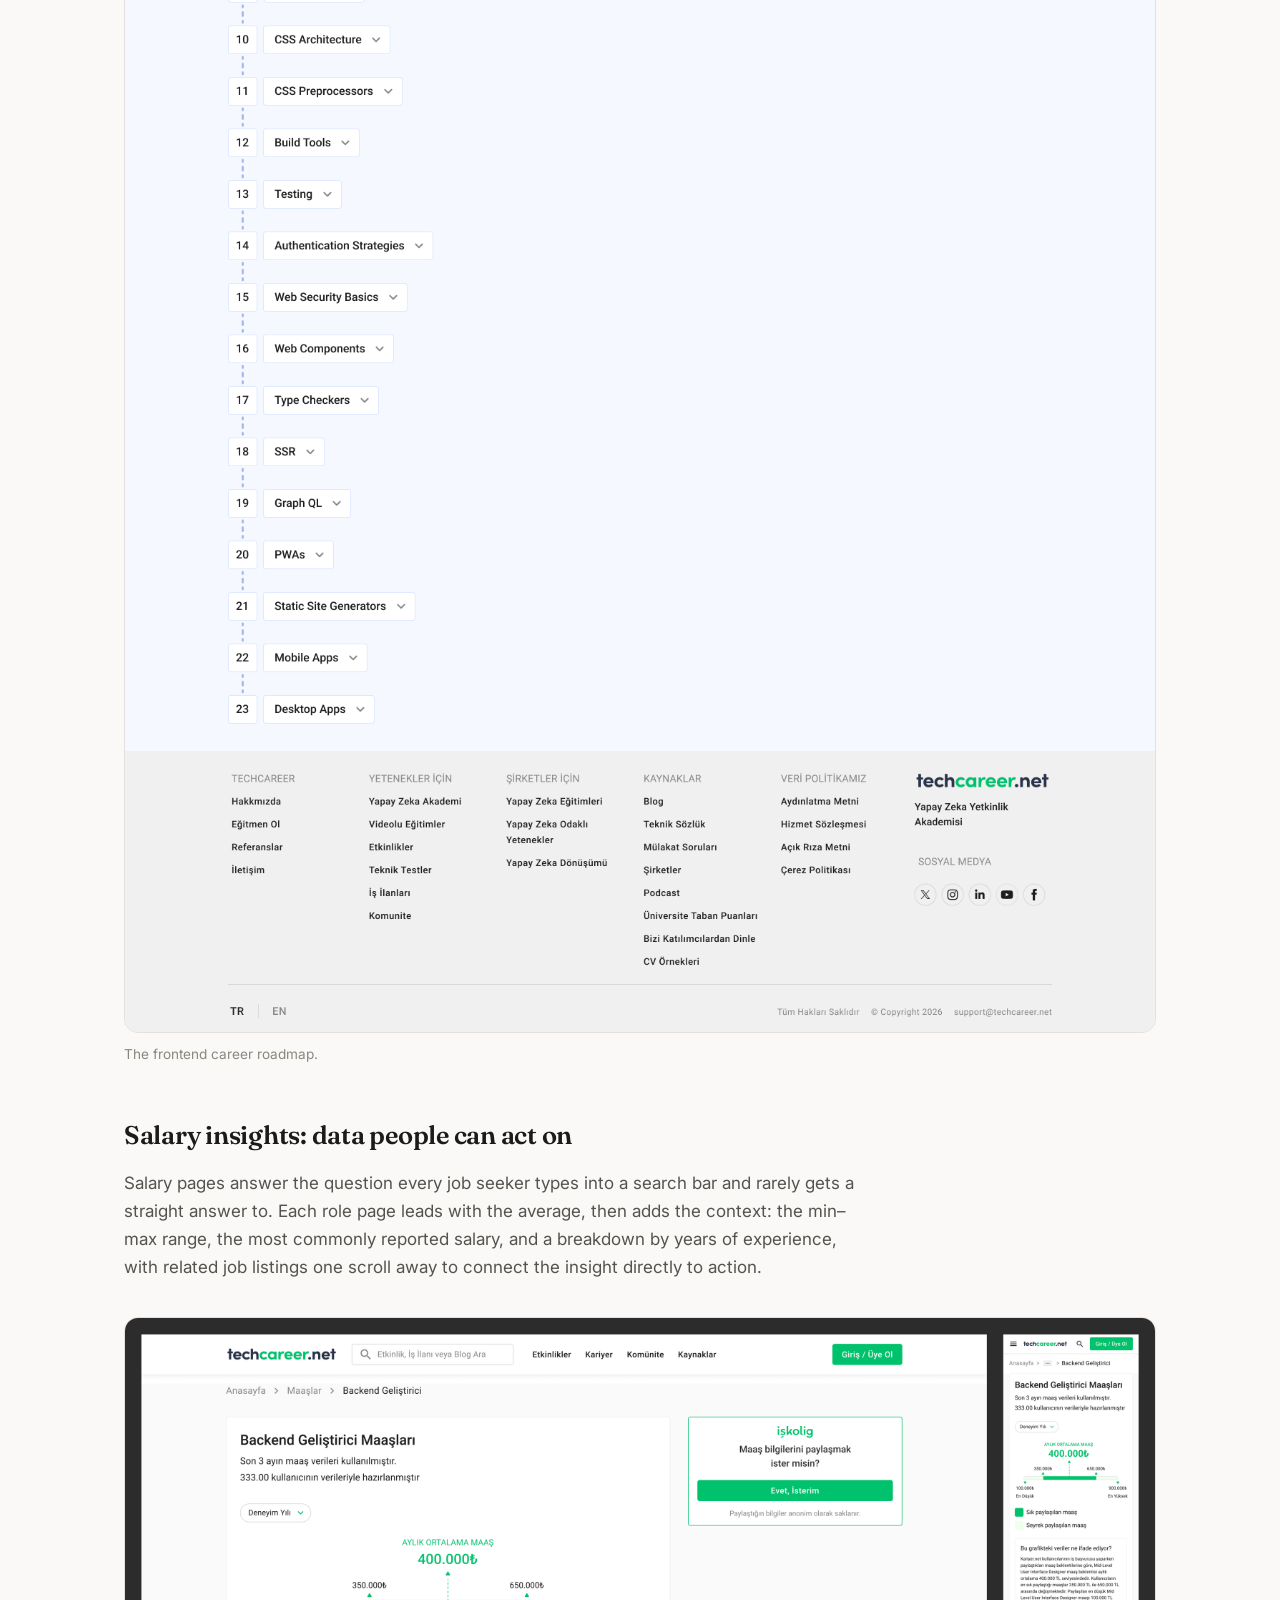
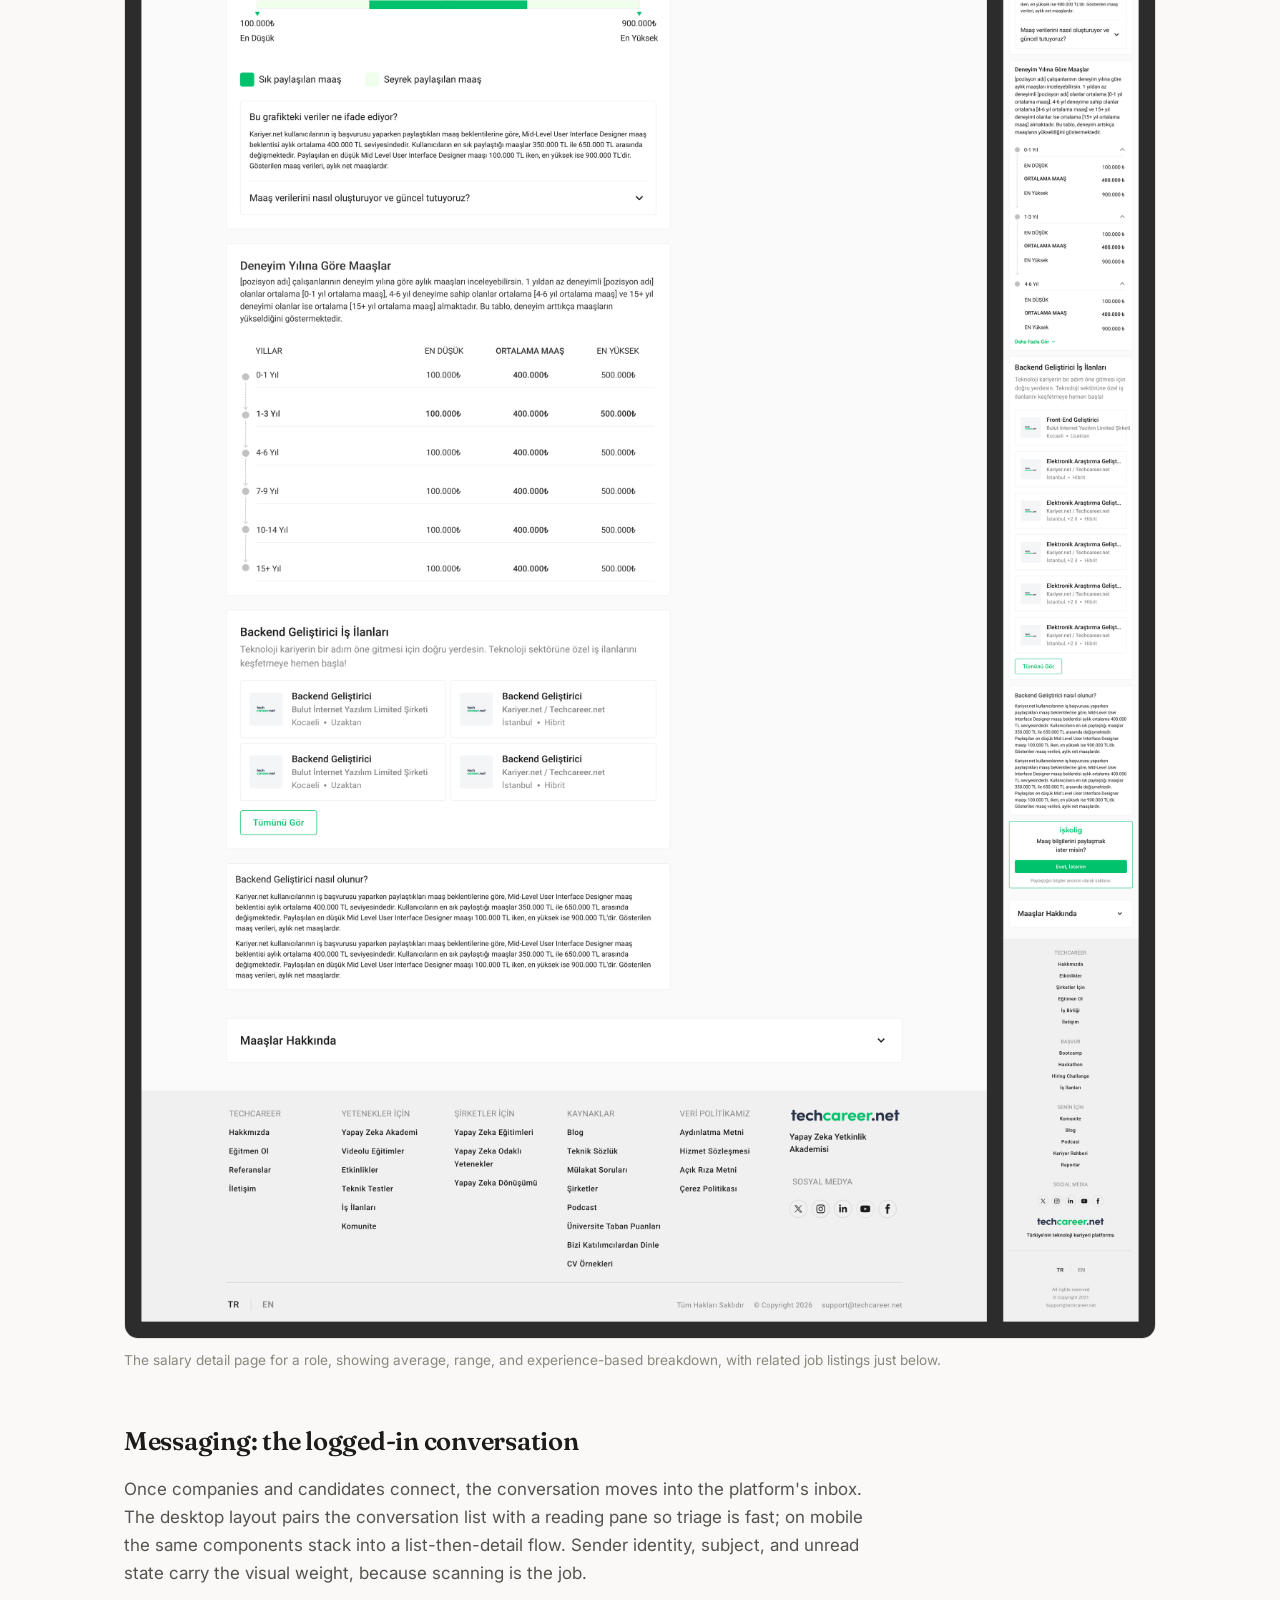
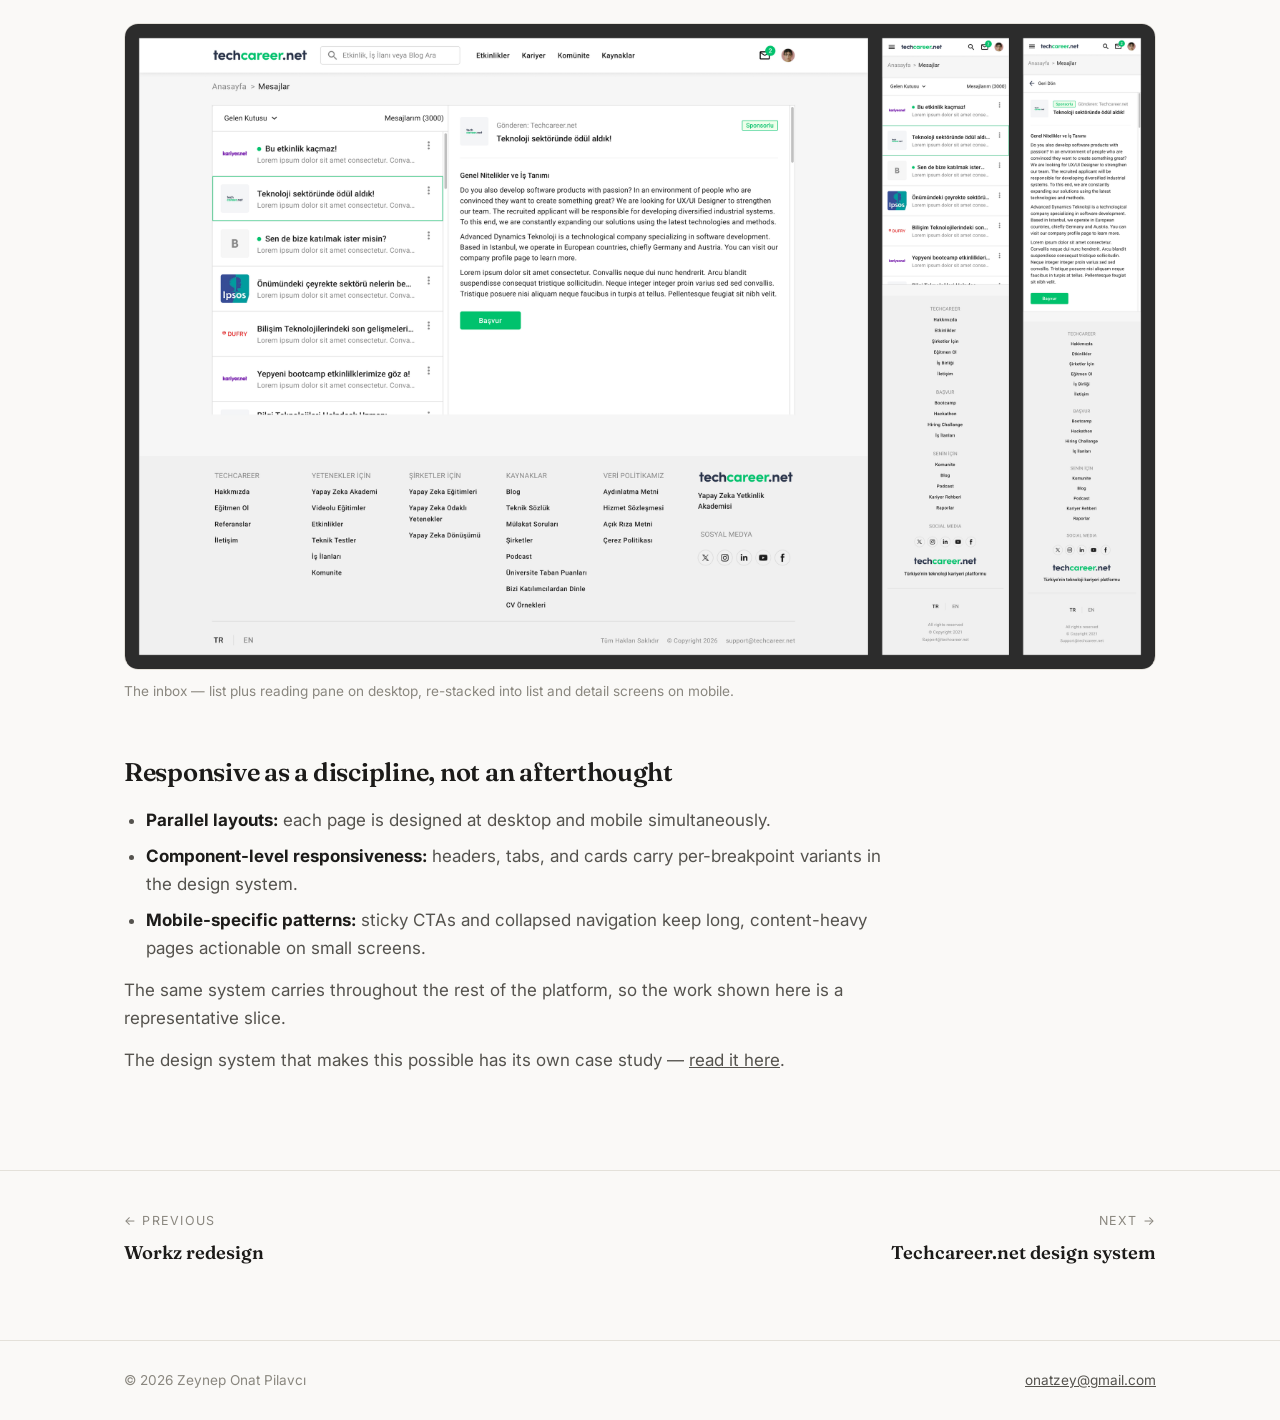
<file: work/techcareer-web.html>
<!DOCTYPE html>
<html lang="en">

<head>
  <meta charset="UTF-8" />
  <meta name="viewport" content="width=device-width, initial-scale=1.0" />
  <title>Techcareer.net Responsive Web — Zeynep Onat Pilavcı</title>
  <meta property="og:type" content="website" />
  <meta property="og:url" content="https://onatz.github.io/work/techcareer-web.html" />
  <meta property="og:title" content="Techcareer.net Responsive Web — Zeynep Onat Pilavcı" />
  <meta property="og:description" content="Responsive web design for Turkey's tech-talent platform: the Academy, Hiring Day events, career roadmaps, salary insights, and messaging." />
  <meta property="og:image" content="https://onatz.github.io/assets/og-image.png" />
  <meta property="og:image:width" content="1200" />
  <meta property="og:image:height" content="630" />
  <meta name="twitter:card" content="summary_large_image" />
  <meta name="twitter:image" content="https://onatz.github.io/assets/og-image.png" />
  <link rel="preconnect" href="https://fonts.googleapis.com" />
  <link rel="preconnect" href="https://fonts.gstatic.com" crossorigin />
  <link
    href="https://fonts.googleapis.com/css2?family=Fraunces:ital,wght@0,400;0,600;0,700;1,400&family=Inter:wght@400;500;600&display=swap"
    rel="stylesheet" />
  <link rel="stylesheet" href="../styles.css" />
</head>

<body>

  <nav class="nav">
    <div class="nav-inner">
      <a class="logo" href="../index.html">Zeynep Onat Pilavcı</a>
      <div class="nav-links">
        <a href="../index.html#work">Work</a>
        <a href="../index.html#about">About</a>
        <a href="mailto:onatzey@gmail.com">Contact</a>
      </div>
    </div>
  </nav>

  <header class="cs-hero">
    <div class="wrap">
      <p class="kicker">Web Design · Techcareer.net</p>
      <h1>Responsive web design for Turkey's tech-talent platform</h1>
      <p class="lede">Techcareer.net aims to bridge the digital talent gap. I own its web experience end-to-end,
        including the Academy's online courses, event pages, career roadmaps, salary insights, and the logged-in
        messaging experience, all designed responsively in compliance with the design system.</p>
      <div class="cs-meta">
        <div>
          <h4>Role</h4>
          <p>Product Designer</p>
        </div>
        <div>
          <h4>Scope</h4>
          <p>Academy<br>Events<br>Career Tools<br>Messaging</p>
        </div>
        <div>
          <h4>Breakpoints</h4>
          <p>Desktop · mobile</p>
        </div>
        <div>
          <h4>Foundation</h4>
          <p>Techcareer design system</p>
        </div>
      </div>
    </div>
  </header>

  <main class="cs-body">
    <div class="wrap">

      <h2>The Academy: selling paid courses on a free platform</h2>
      <p>The Academy is Techcareer.net's paid-course business, a commercial offering that lives alongside the
        platform's free bootcamps, events, and training programs, and has to justify its price tag to an audience used
        to getting everything for free. The page works like a storefront: course categories and live course cards up
        top, then trust-building layers (instructor spotlights, community videos, partner logos, and an FAQ) organized
        into a scannable rhythm with a dark hero setting the <strong>premium tone</strong>.</p>

      <figure class="figure">
        <img src="../assets/techcareer-akademi.jpg"
          alt="Academy home page: dark hero, course categories, live course cards, instructor spotlight, community videos, and FAQ" />
        <figcaption>The Academy home — the storefront for the platform's paid-course offering.</figcaption>
      </figure>

      <div class="callout">
        <p>Every section reuses design-system components allowing the pages to stay consistent as the platform evolves.
        </p>
      </div>

      <h2>Hiring Day: recruitment as an event</h2>
      <p>Hiring Day turns recruitment into a scheduled event: companies and candidates meet around a date, and the page
        has to do the work of an event brochure and an application funnel at once. Open events lead with their deadlines
        and one-tap applications; expectation-setting sections remove the hesitation; and closed events stay visible as
        social proof that the format works.</p>

      <figure class="figure">
        <img src="../assets/techcareer-hiring-day.jpg"
          alt="Hiring Day landing page in desktop and mobile: hero, open events with application cards, who-can-join and what-to-expect sections, and closed past events" />
        <figcaption>The Hiring Day landing page. Desktop and mobile designed in parallel.</figcaption>
      </figure>

      <h2>Career roadmaps: structure as a feature</h2>
      <p>The roadmap pages turn a vague ambition, such as "become a frontend developer", into a numbered, navigable
        path. The design's job is to make a long journey feel attainable and legible, with persistent progress structure
        on the left and focused content on the right.</p>

      <figure class="figure">
        <img src="../assets/techcareer-roadmap.png"
          alt="Frontend career roadmap page: dark hero, numbered topic navigation on the left, curated content panel with articles, videos, and practice tasks" />
        <figcaption>The frontend career roadmap.</figcaption>
      </figure>

      <h2>Salary insights: data people can act on</h2>
      <p>Salary pages answer the question every job seeker types into a search bar and rarely gets a straight answer to.
        Each role page leads with the average, then adds the context: the min–max range, the most commonly reported
        salary, and a breakdown by years of experience, with related job listings one scroll away to connect the insight
        directly to action.</p>

      <figure class="figure">
        <img src="../assets/techcareer-salary.png"
          alt="Backend developer salary page in desktop and mobile: average salary, min-max range, distribution stats, salaries by years of experience, and related job listings" />
        <figcaption>The salary detail page for a role, showing average, range, and experience-based breakdown, with
          related job listings just below.</figcaption>
      </figure>

      <h2>Messaging: the logged-in conversation</h2>
      <p>Once companies and candidates connect, the conversation moves into the platform's inbox. The desktop layout
        pairs the conversation list with a reading pane so triage is fast; on mobile the same components stack into a
        list-then-detail flow. Sender identity, subject, and unread state carry the visual weight, because scanning is
        the job.</p>

      <figure class="figure">
        <img src="../assets/techcareer-inbox.png"
          alt="Messages inbox in desktop with conversation list and reading pane, plus mobile list and detail screens" />
        <figcaption>The inbox — list plus reading pane on desktop, re-stacked into list and detail screens on
          mobile.</figcaption>
      </figure>

      <h2>Responsive as a discipline, not an afterthought</h2>
      <ul>
        <li><strong>Parallel layouts:</strong> each page is designed at desktop and mobile simultaneously.</li>
        <li><strong>Component-level responsiveness:</strong> headers, tabs, and cards carry per-breakpoint variants in
          the design system.</li>
        <li><strong>Mobile-specific patterns:</strong> sticky CTAs and collapsed navigation keep long, content-heavy
          pages actionable on small screens.</li>
      </ul>
      <p>The same system carries throughout the rest of the platform, so the work shown here is a representative slice.
      </p>

      <p>The design system that makes this possible has its own case study — <a
          href="techcareer-design-system.html">read it here</a>.</p>

    </div>
  </main>

  <nav class="cs-nav">
    <div class="wrap">
      <a class="prev" href="workz-redesign.html"><span class="label">← Previous</span><span class="title">Workz redesign</span></a>
      <a class="next" href="techcareer-design-system.html"><span class="label">Next →</span><span class="title">Techcareer.net design system</span></a>
    </div>
  </nav>

  <footer>
    <div class="wrap">
      <span>© 2026 Zeynep Onat Pilavcı</span>
      <span><a href="mailto:onatzey@gmail.com">onatzey@gmail.com</a></span>
    </div>
  </footer>

</body>

</html>
</file>
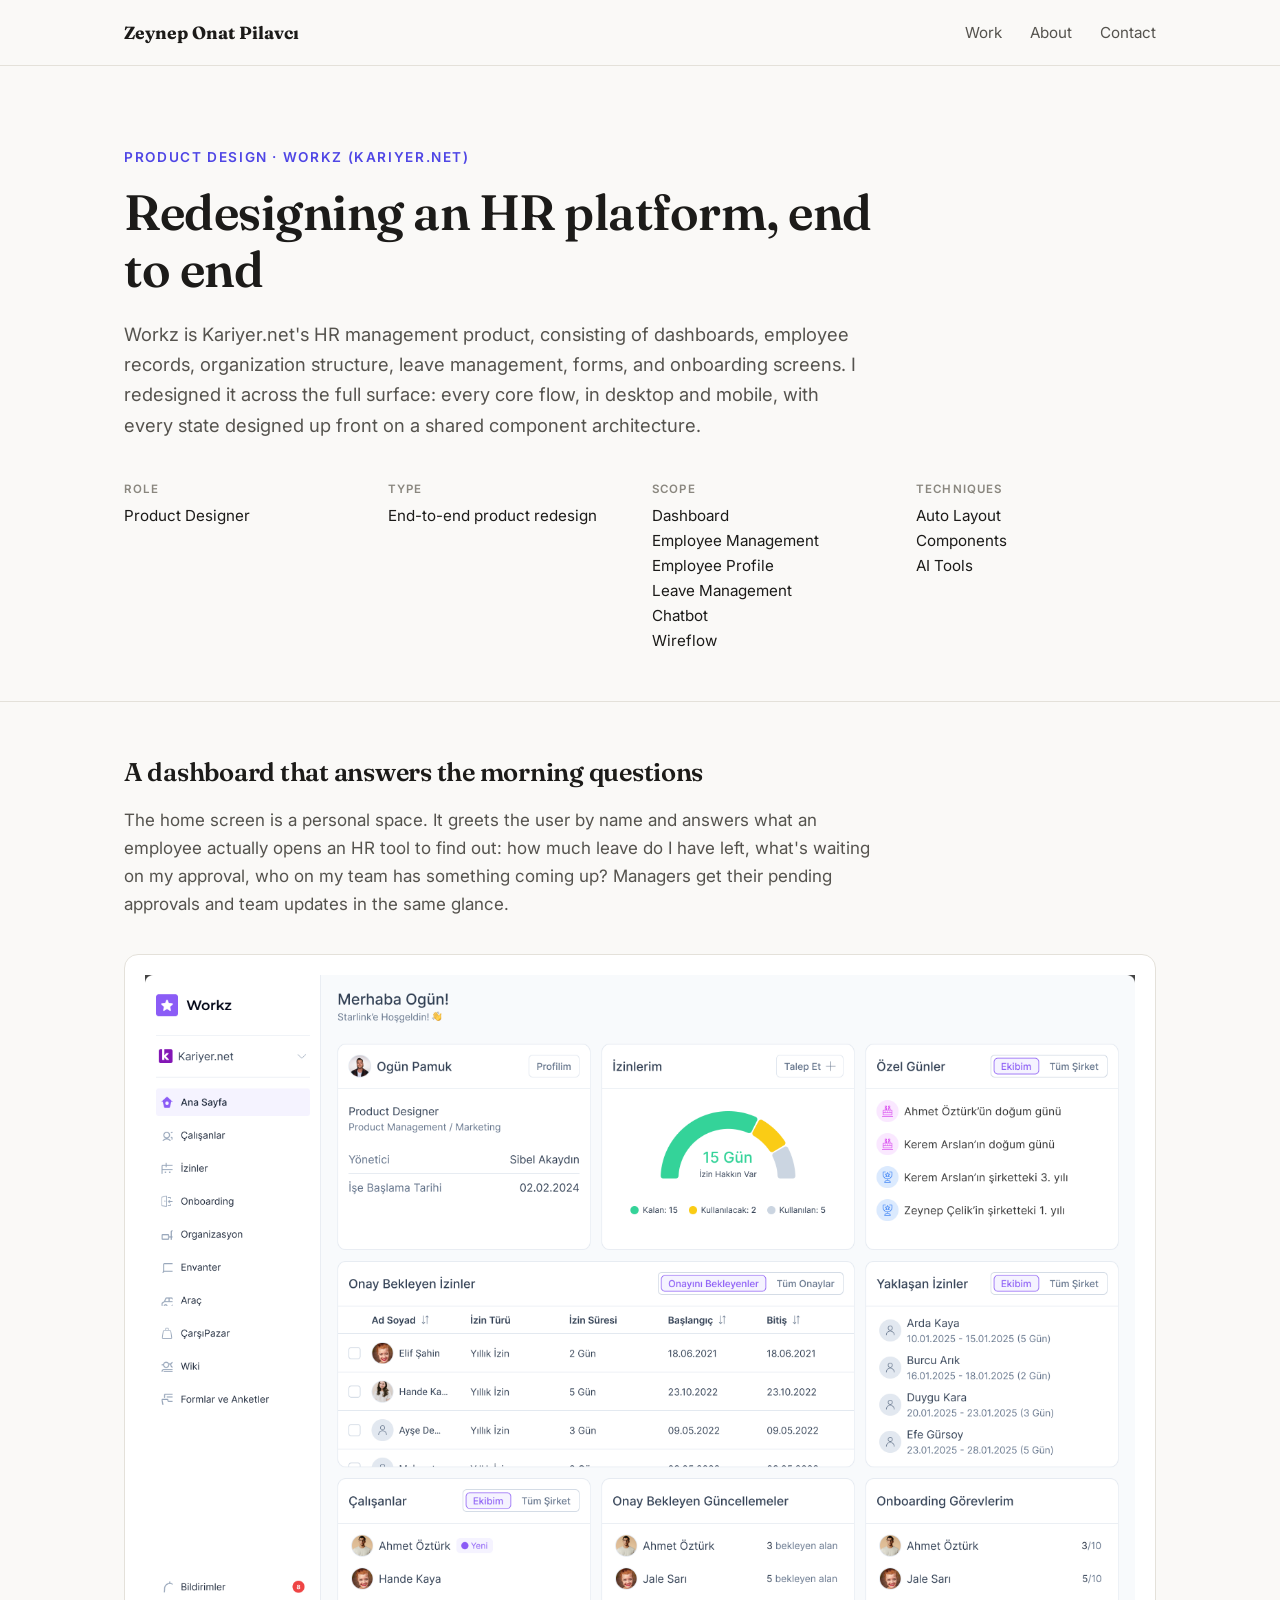
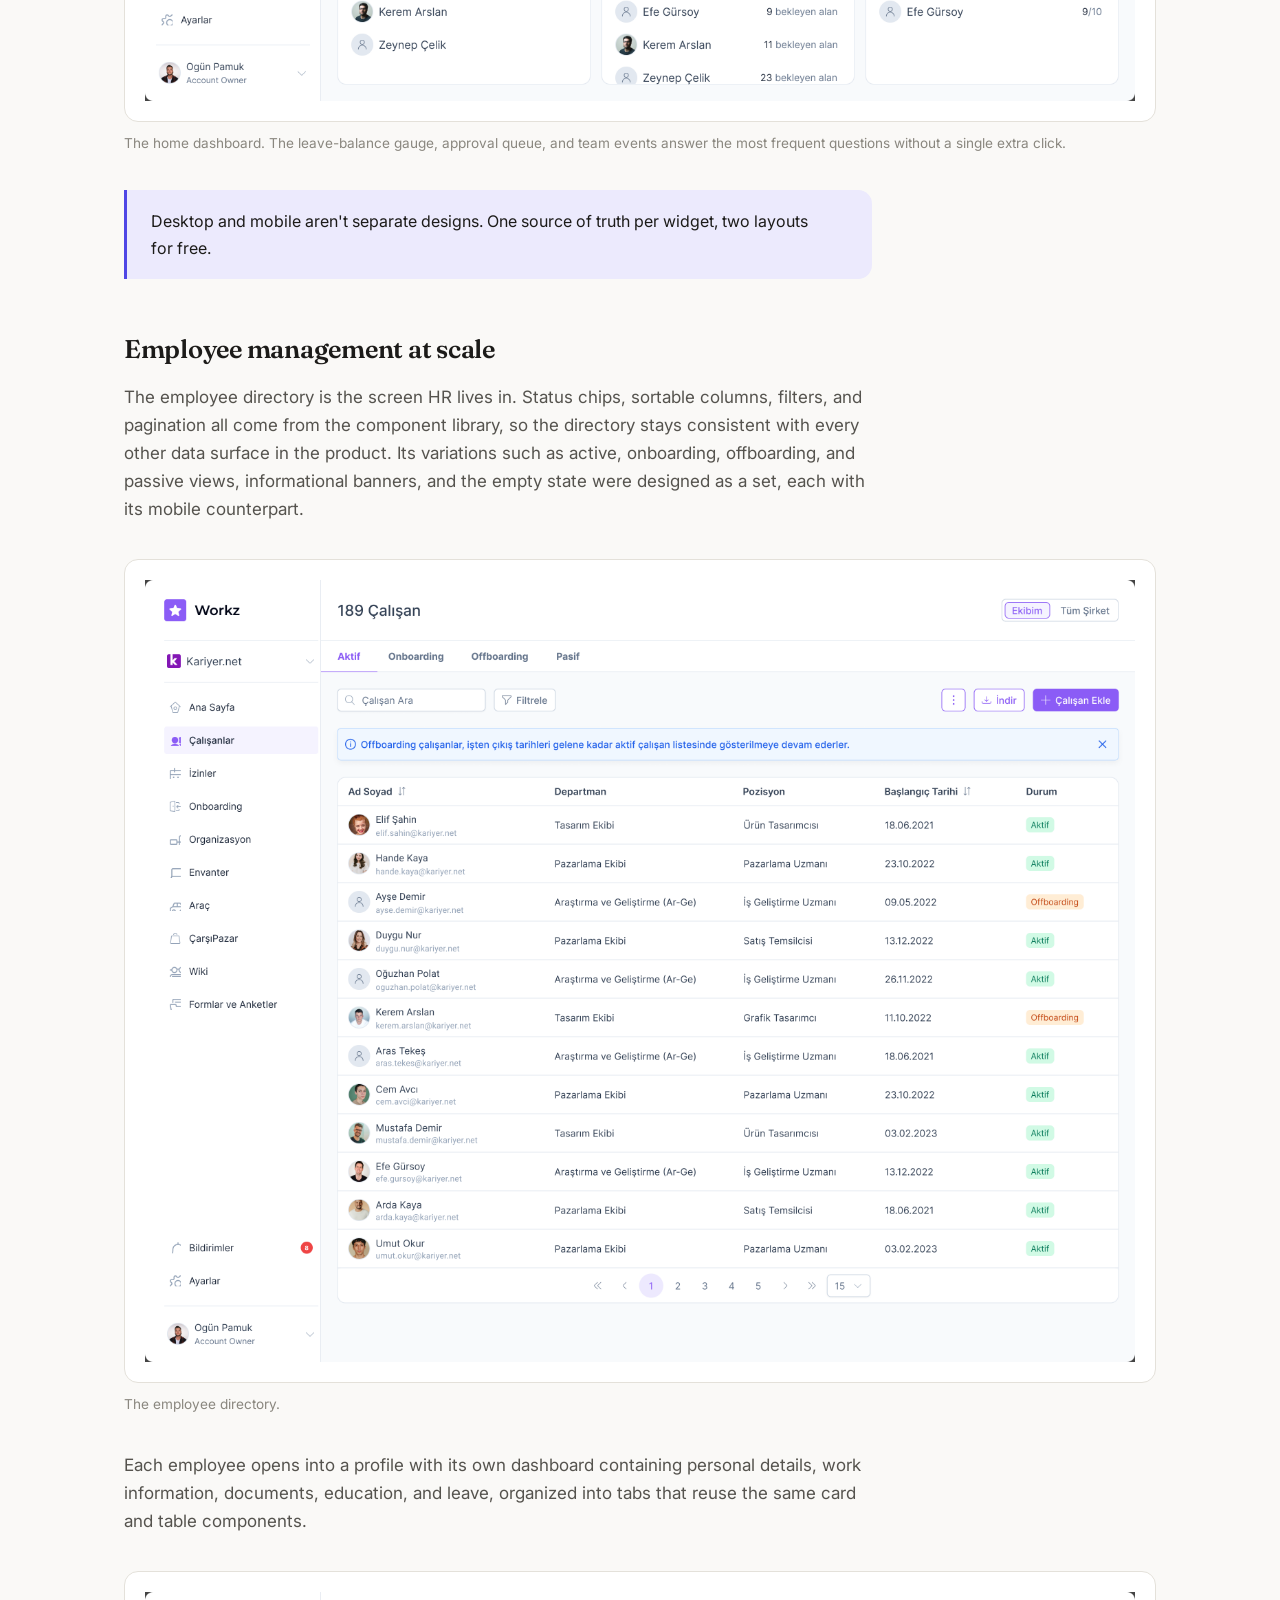
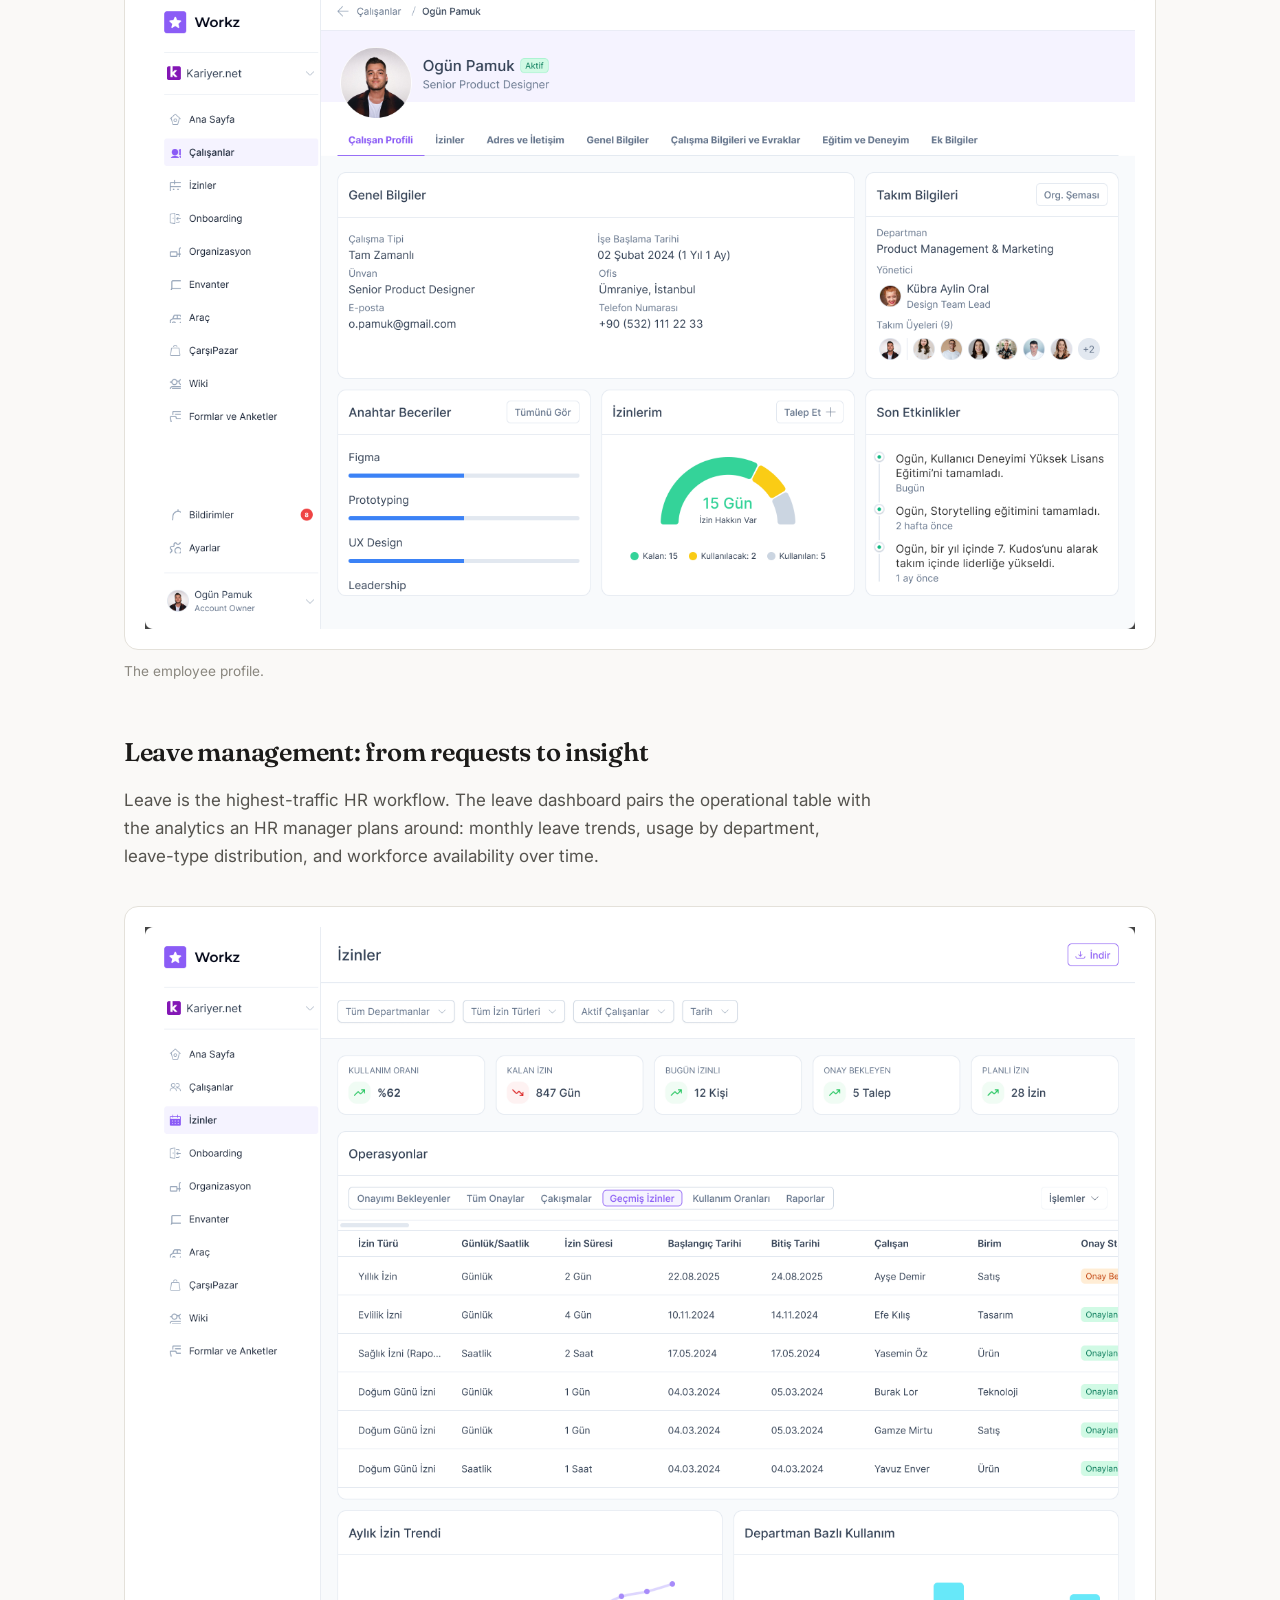
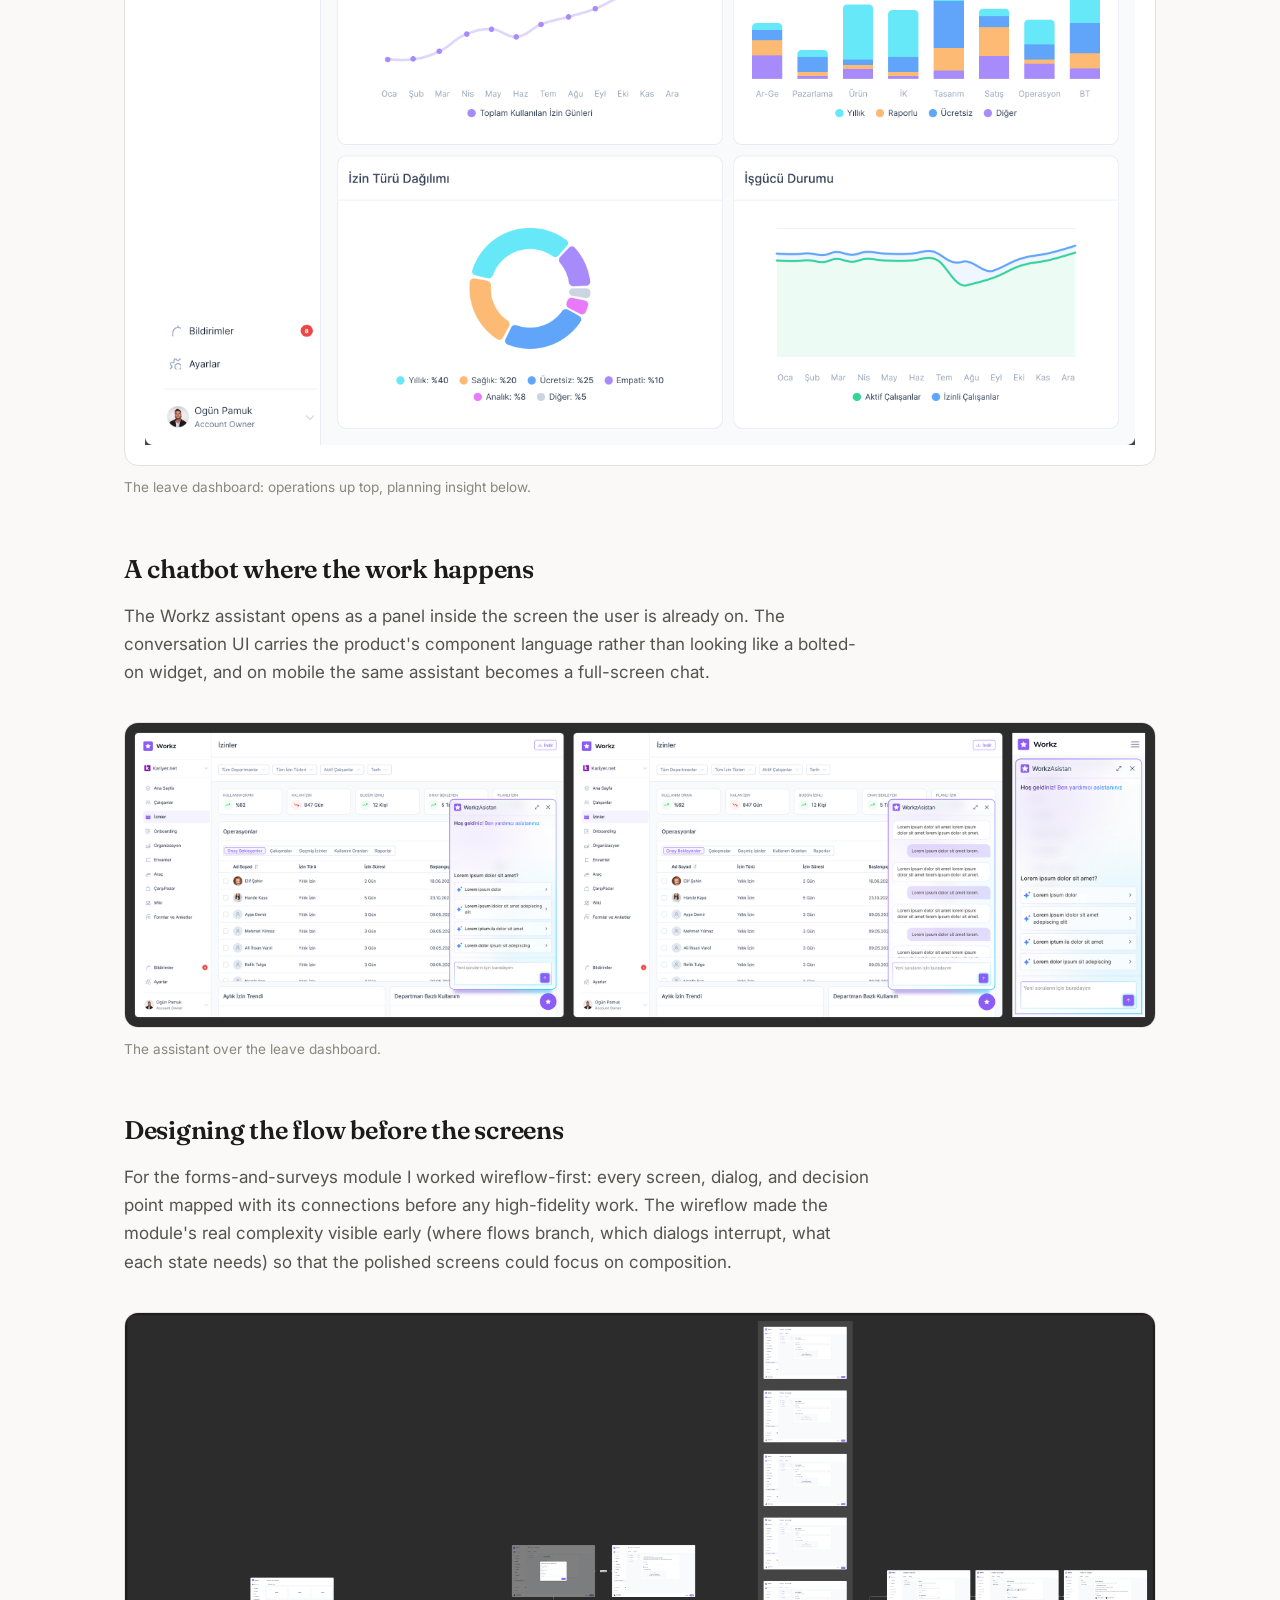
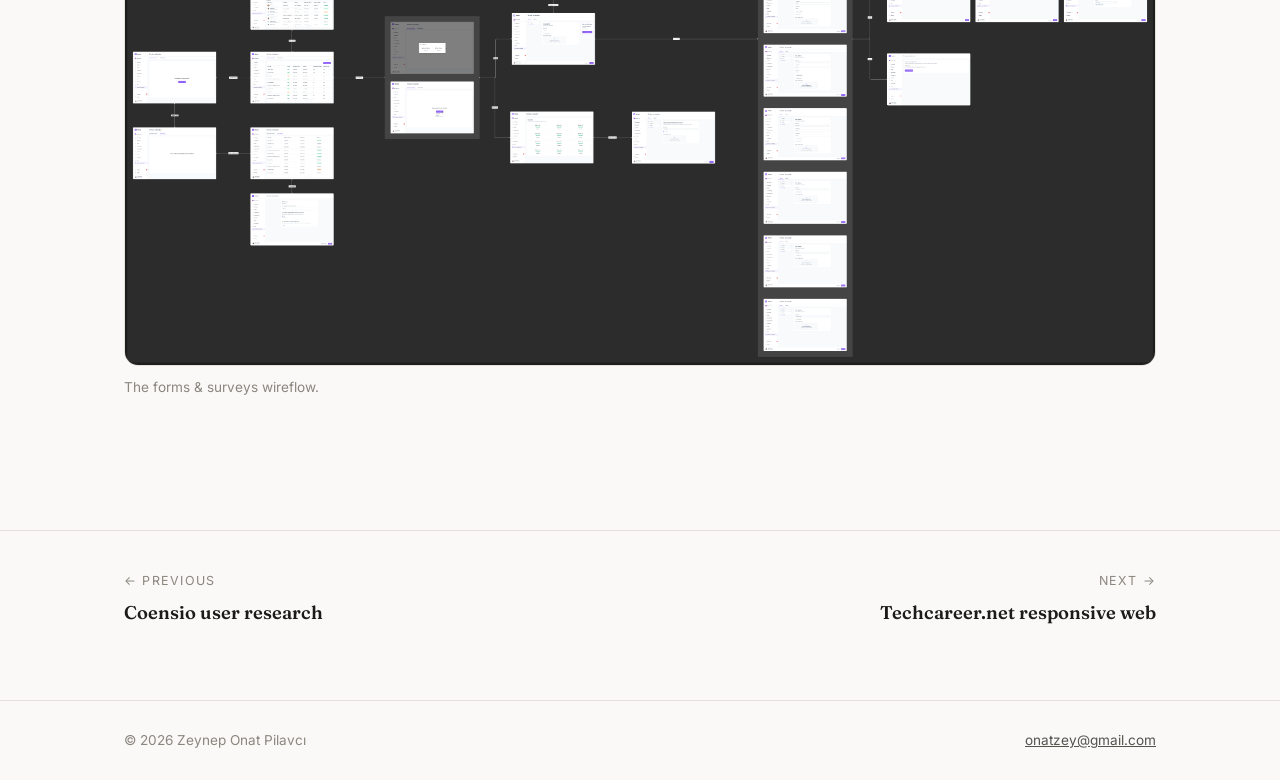
<file: work/workz-redesign.html>
<!DOCTYPE html>
<html lang="en">

<head>
  <meta charset="UTF-8" />
  <meta name="viewport" content="width=device-width, initial-scale=1.0" />
  <title>Workz Redesign — Zeynep Onat Pilavcı</title>
  <meta property="og:type" content="website" />
  <meta property="og:url" content="https://onatz.github.io/work/workz-redesign.html" />
  <meta property="og:title" content="Workz Redesign — Zeynep Onat Pilavcı" />
  <meta property="og:description" content="Redesigning an HR platform end to end: dashboards, employee management, leave, chatbot, and wireflows on a shared component architecture." />
  <meta property="og:image" content="https://onatz.github.io/assets/og-image.png" />
  <meta property="og:image:width" content="1200" />
  <meta property="og:image:height" content="630" />
  <meta name="twitter:card" content="summary_large_image" />
  <meta name="twitter:image" content="https://onatz.github.io/assets/og-image.png" />
  <link rel="preconnect" href="https://fonts.googleapis.com" />
  <link rel="preconnect" href="https://fonts.gstatic.com" crossorigin />
  <link
    href="https://fonts.googleapis.com/css2?family=Fraunces:ital,wght@0,400;0,600;0,700;1,400&family=Inter:wght@400;500;600&display=swap"
    rel="stylesheet" />
  <link rel="stylesheet" href="../styles.css" />
</head>

<body>

  <nav class="nav">
    <div class="nav-inner">
      <a class="logo" href="../index.html">Zeynep Onat Pilavcı</a>
      <div class="nav-links">
        <a href="../index.html#work">Work</a>
        <a href="../index.html#about">About</a>
        <a href="mailto:onatzey@gmail.com">Contact</a>
      </div>
    </div>
  </nav>

  <header class="cs-hero">
    <div class="wrap">
      <p class="kicker">Product Design · Workz (Kariyer.net)</p>
      <h1>Redesigning an HR platform, end to end</h1>
      <p class="lede">Workz is Kariyer.net's HR management product, consisting of dashboards, employee records,
        organization structure, leave management, forms, and onboarding screens. I redesigned it across the full
        surface: every core flow, in desktop and mobile, with every state designed up front on a shared component
        architecture.</p>
      <div class="cs-meta">
        <div>
          <h4>Role</h4>
          <p>Product Designer</p>
        </div>
        <div>
          <h4>Type</h4>
          <p>End-to-end product redesign</p>
        </div>
        <div>
          <h4>Scope</h4>
          <p>Dashboard<br>Employee Management<br>Employee Profile<br>Leave Management<br>Chatbot<br>Wireflow</p>
        </div>
        <div>
          <h4>Techniques</h4>
          <p>Auto Layout<br>Components<br>AI Tools</p>
        </div>
      </div>
    </div>
  </header>

  <main class="cs-body">
    <div class="wrap">

      <h2>A dashboard that answers the morning questions</h2>
      <p>The home screen is a personal space. It greets the user by name and answers what an employee actually
        opens an HR tool to find out: how much leave do I have left, what's waiting on my approval, who on my team has
        something coming up?
        Managers get their pending approvals and team updates in the same glance.</p>

      <figure class="figure framed">
        <img src="../assets/workz-dashboard-desktop.png"
          alt="Workz home dashboard: personal greeting, leave balance gauge, pending approvals, team special days, upcoming leaves, and onboarding tasks" />
        <figcaption>The home dashboard. The leave-balance gauge, approval queue, and team events answer the most
          frequent questions without a single extra click.</figcaption>
      </figure>

      <div class="callout">
        <p>Desktop and mobile aren't separate designs. One source of truth per widget, two layouts for free.</p>
      </div>

      <h2>Employee management at scale</h2>
      <p>The employee directory is the screen HR lives in. Status chips, sortable columns, filters, and pagination all
        come from the component library, so the directory stays consistent with every other data surface in the product.
        Its variations such as active, onboarding, offboarding, and passive views, informational banners, and the empty
        state were designed as a set, each with its mobile counterpart.</p>

      <figure class="figure framed">
        <img src="../assets/workz-employees-table.png"
          alt="Employee directory table with filters, status chips, sortable columns, and pagination" />
        <figcaption>The employee directory.</figcaption>
      </figure>

      <p>Each employee opens into a profile with its own dashboard containing personal details, work information,
        documents, education, and leave, organized into tabs that reuse the same card and table components.</p>

      <figure class="figure framed">
        <img src="../assets/workz-profile-dashboard.png"
          alt="Employee profile dashboard with personal summary and tabbed sections for details, documents, and leave" />
        <figcaption>The employee profile.</figcaption>
      </figure>

      <h2>Leave management: from requests to insight</h2>
      <p>Leave is the highest-traffic HR workflow. The leave dashboard pairs the operational table with the analytics an
        HR manager plans around: monthly leave trends, usage by department, leave-type distribution, and workforce
        availability over time.</p>

      <figure class="figure framed">
        <img src="../assets/workz-leave-dashboard.png"
          alt="Leave management dashboard: KPI cards, operations table with approval statuses, monthly trend chart, department usage bars, leave type donut, and workforce availability chart" />
        <figcaption>The leave dashboard: operations up top, planning insight below.</figcaption>
      </figure>

      <h2>A chatbot where the work happens</h2>
      <p>The Workz assistant opens as a panel inside the screen the user is already on.
        The conversation UI carries the product's component language rather than looking like a bolted-on widget, and on
        mobile the same assistant becomes a full-screen chat.</p>

      <figure class="figure">
        <img src="../assets/workz-chatbot.png"
          alt="Workz chatbot: closed and open conversation states as a panel over the leave dashboard, plus the full-screen mobile chat" />
        <figcaption>The assistant over the leave dashboard.</figcaption>
      </figure>

      <h2>Designing the flow before the screens</h2>
      <p>For the forms-and-surveys module I worked wireflow-first: every screen, dialog, and decision point mapped with
        its connections before any high-fidelity work. The wireflow made the module's real complexity visible early
        (where flows branch, which dialogs interrupt, what each state needs) so that the polished screens could focus on
        composition.</p>

      <figure class="figure">
        <img src="../assets/workz-forms-wireflow.png"
          alt="Zoomed-out wireflow of the forms and surveys module showing dozens of connected screens, dialogs, and decision branches" />
        <figcaption>The forms &amp; surveys wireflow.</figcaption>
      </figure>

    </div>
  </main>

  <nav class="cs-nav">
    <div class="wrap">
      <a class="prev" href="coensio-user-research.html"><span class="label">← Previous</span><span class="title">Coensio user research</span></a>
      <a class="next" href="techcareer-web.html"><span class="label">Next →</span><span class="title">Techcareer.net responsive web</span></a>
    </div>
  </nav>

  <footer>
    <div class="wrap">
      <span>© 2026 Zeynep Onat Pilavcı</span>
      <span><a href="mailto:onatzey@gmail.com">onatzey@gmail.com</a></span>
    </div>
  </footer>

</body>

</html>
</file>
<file: styles.css>
/* ---------------------------------- */
/* Zeynep Onat Pilavcı — Portfolio    */
/* ---------------------------------- */

:root {
  --bg: #faf9f7;
  --bg-alt: #f1efeb;
  --ink: #1c1b19;
  --ink-soft: #55534e;
  --ink-faint: #8a877f;
  --accent: #4f46e5;
  --accent-soft: #eceafd;
  --line: #e4e1da;
  --card: #ffffff;
  --radius: 14px;
  --maxw: 1080px;
}

* {
  box-sizing: border-box;
  margin: 0;
  padding: 0;
}

html {
  scroll-behavior: smooth;
}

body {
  font-family: "Inter", -apple-system, BlinkMacSystemFont, "Segoe UI", sans-serif;
  background: var(--bg);
  color: var(--ink);
  line-height: 1.65;
  font-size: 17px;
  -webkit-font-smoothing: antialiased;
}

h1,
h2,
h3,
.display {
  font-family: "Fraunces", Georgia, serif;
  font-weight: 600;
  line-height: 1.15;
  letter-spacing: -0.01em;
}

a {
  color: inherit;
}

img {
  max-width: 100%;
  display: block;
}

.wrap {
  max-width: var(--maxw);
  margin: 0 auto;
  padding: 0 24px;
}

/* ---- Nav ---- */
.nav {
  position: sticky;
  top: 0;
  z-index: 50;
  background: rgba(250, 249, 247, 0.92);
  backdrop-filter: blur(8px);
  border-bottom: 1px solid var(--line);
}

.nav-inner {
  display: flex;
  align-items: center;
  justify-content: space-between;
  padding: 18px 24px;
  max-width: var(--maxw);
  margin: 0 auto;
}

.nav a {
  text-decoration: none;
}

.nav .logo {
  font-family: "Fraunces", Georgia, serif;
  font-weight: 700;
  font-size: 1.1rem;
}

.nav-links {
  display: flex;
  gap: 28px;
  font-size: 0.95rem;
}

.nav-links a {
  color: var(--ink-soft);
  transition: color 0.15s;
}

.nav-links a:hover {
  color: var(--ink);
}

/* ---- Hero ---- */
.hero {
  padding: 96px 0 72px;
}

.hero .kicker {
  color: var(--accent);
  font-weight: 600;
  font-size: 0.85rem;
  text-transform: uppercase;
  letter-spacing: 0.12em;
  margin-bottom: 20px;
}

.hero h1 {
  font-size: clamp(2.4rem, 5.5vw, 3.5rem);
  max-width: 18ch;
  margin-bottom: 28px;
}

.hero h1 em {
  font-style: italic;
  font-weight: 400;
  color: var(--accent);
}

.hero p {
  max-width: 58ch;
  color: var(--ink-soft);
  font-size: 1.15rem;
}

/* ---- Work grid ---- */
.section {
  padding: 64px 0;
}

.section-head {
  display: flex;
  align-items: baseline;
  justify-content: space-between;
  margin-bottom: 36px;
}

.section-head h2 {
  font-size: 1.9rem;
}

.section-head .count {
  color: var(--ink-faint);
  font-size: 0.9rem;
}

.work-grid {
  display: grid;
  grid-template-columns: repeat(2, 1fr);
  gap: 28px;
}

.work-card {
  display: block;
  text-decoration: none;
  background: var(--card);
  border: 1px solid var(--line);
  border-radius: var(--radius);
  overflow: hidden;
  transition: transform 0.2s ease, box-shadow 0.2s ease;
}

.work-card:hover {
  transform: translateY(-4px);
  box-shadow: 0 14px 40px rgba(28, 27, 25, 0.09);
}

.work-card .thumb {
  height: 260px;
  overflow: hidden;
  background: var(--bg-alt);
  border-bottom: 1px solid var(--line);
}

.work-card .thumb img {
  width: 100%;
  height: 100%;
  object-fit: cover;
  object-position: top center;
}

.work-card .body {
  padding: 22px 24px 26px;
}

.work-card .tags {
  display: flex;
  flex-wrap: wrap;
  gap: 8px;
  margin-bottom: 12px;
}

.tag {
  font-size: 0.72rem;
  font-weight: 600;
  text-transform: uppercase;
  letter-spacing: 0.07em;
  color: var(--accent);
  background: var(--accent-soft);
  padding: 4px 10px;
  border-radius: 999px;
}

.work-card h3 {
  font-size: 1.25rem;
  margin-bottom: 8px;
}

.work-card p {
  color: var(--ink-soft);
  font-size: 0.95rem;
}

/* ---- About / strengths ---- */
.about {
  background: var(--bg-alt);
  border-top: 1px solid var(--line);
  border-bottom: 1px solid var(--line);
}

.about-cols {
  display: grid;
  grid-template-columns: 1.1fr 1fr;
  gap: 56px;
  align-items: start;
}

.about h2 {
  font-size: 1.9rem;
  margin-bottom: 20px;
}

.about p {
  color: var(--ink-soft);
  margin-bottom: 16px;
}

.strengths {
  display: grid;
  gap: 16px;
}

.strength {
  background: var(--card);
  border: 1px solid var(--line);
  border-radius: var(--radius);
  padding: 18px 22px;
}

.strength h3 {
  font-size: 1.02rem;
  margin-bottom: 6px;
  font-family: "Inter", sans-serif;
  font-weight: 600;
}

.strength p {
  font-size: 0.92rem;
  margin: 0;
}

/* ---- Contact ---- */
.contact {
  text-align: center;
  padding: 96px 0;
}

.contact h2 {
  font-size: 2.2rem;
  margin-bottom: 16px;
}

.contact p {
  color: var(--ink-soft);
  margin-bottom: 28px;
}

.btn {
  display: inline-block;
  background: var(--ink);
  color: var(--bg);
  text-decoration: none;
  font-weight: 600;
  padding: 14px 30px;
  border-radius: 999px;
  transition: background 0.15s;
}

.btn:hover {
  background: var(--accent);
}

footer {
  border-top: 1px solid var(--line);
  padding: 28px 0;
  color: var(--ink-faint);
  font-size: 0.85rem;
}

footer .wrap {
  display: flex;
  justify-content: space-between;
  flex-wrap: wrap;
  gap: 12px;
}

footer a {
  color: var(--ink-soft);
}

/* ---- Case study pages ---- */
.cs-hero {
  padding: 80px 0 48px;
  border-bottom: 1px solid var(--line);
}

.cs-hero .kicker {
  color: var(--accent);
  font-weight: 600;
  font-size: 0.85rem;
  text-transform: uppercase;
  letter-spacing: 0.12em;
  margin-bottom: 16px;
}

.cs-hero h1 {
  font-size: clamp(2rem, 4.5vw, 3.1rem);
  max-width: 24ch;
  margin-bottom: 20px;
}

.cs-hero .lede {
  font-size: 1.15rem;
  color: var(--ink-soft);
  max-width: 62ch;
}

.cs-meta {
  display: grid;
  grid-template-columns: repeat(4, 1fr);
  gap: 24px;
  margin-top: 40px;
}

.cs-meta div h4 {
  font-size: 0.72rem;
  text-transform: uppercase;
  letter-spacing: 0.1em;
  color: var(--ink-faint);
  margin-bottom: 4px;
  font-weight: 600;
}

.cs-meta div p {
  font-size: 0.95rem;
}

.cs-body {
  padding: 56px 0 32px;
}

.cs-body h2 {
  font-size: 1.6rem;
  margin: 56px 0 18px;
}

.cs-body h2:first-child {
  margin-top: 0;
}

.cs-body p,
.cs-body li {
  color: var(--ink-soft);
  max-width: 68ch;
}

.cs-body p+p {
  margin-top: 14px;
}

.cs-body ul,
.cs-body ol {
  padding-left: 22px;
  margin: 14px 0;
}

.cs-body li+li {
  margin-top: 8px;
}

.cs-body strong {
  color: var(--ink);
}

.figure {
  margin: 36px 0;
}

.figure img {
  width: 100%;
  border: 1px solid var(--line);
  border-radius: var(--radius);
  background: #fff;
}

.figure figcaption {
  margin-top: 10px;
  font-size: 0.85rem;
  color: var(--ink-faint);
}

.figure.framed img {
  padding: 20px;
  background: #fff;
}

.callout {
  border-left: 3px solid var(--accent);
  background: var(--accent-soft);
  border-radius: 0 var(--radius) var(--radius) 0;
  padding: 18px 24px;
  margin: 28px 0;
  max-width: 68ch;
}

.callout p {
  color: var(--ink);
  margin: 0;
  font-size: 1rem;
}

.two-up {
  display: grid;
  grid-template-columns: 1fr 1fr;
  gap: 24px;
  margin: 36px 0;
}

.two-up .figure {
  margin: 0;
}

/* prev / next */
.cs-nav {
  border-top: 1px solid var(--line);
  margin-top: 64px;
  padding: 40px 0 72px;
}

.cs-nav .wrap {
  display: flex;
  justify-content: space-between;
  gap: 24px;
}

.cs-nav a {
  text-decoration: none;
  max-width: 44%;
}

.cs-nav .label {
  font-size: 0.78rem;
  text-transform: uppercase;
  letter-spacing: 0.1em;
  color: var(--ink-faint);
  display: block;
  margin-bottom: 6px;
}

.cs-nav .title {
  font-family: "Fraunces", Georgia, serif;
  font-size: 1.15rem;
  font-weight: 600;
}

.cs-nav a:hover .title {
  color: var(--accent);
}

.cs-nav .next {
  text-align: right;
  margin-left: auto;
}

/* ---- Responsive ---- */
@media (max-width: 820px) {
  .work-grid {
    grid-template-columns: 1fr;
  }

  .about-cols {
    grid-template-columns: 1fr;
    gap: 32px;
  }

  .cs-meta {
    grid-template-columns: repeat(2, 1fr);
  }

  .two-up {
    grid-template-columns: 1fr;
  }

  .nav-links {
    gap: 18px;
  }

  .hero {
    padding: 64px 0 48px;
  }
}
</file>
